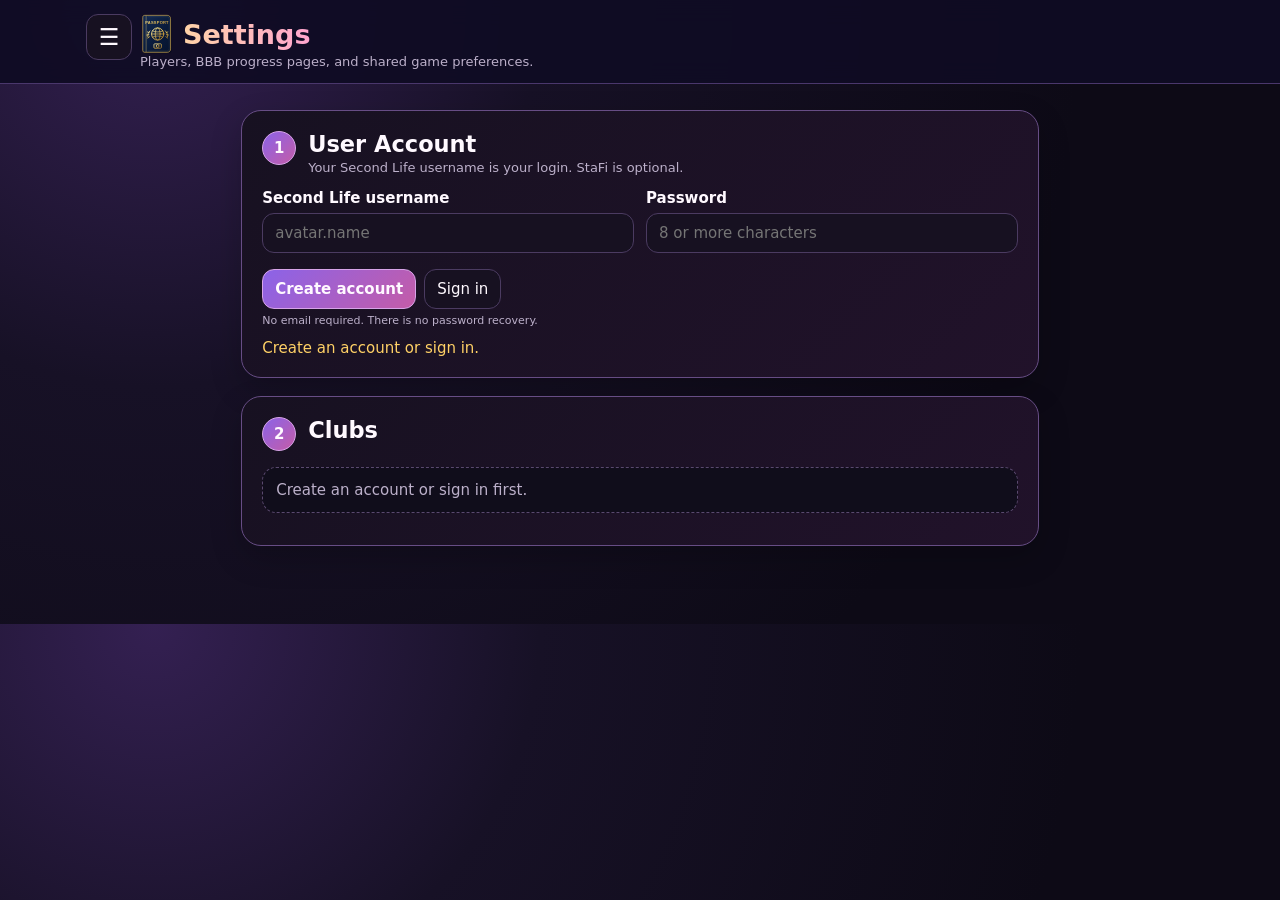
<file: index.html>
<!doctype html>
<html><head><meta charset="utf-8"><meta name="viewport" content="width=device-width,initial-scale=1">
<title>Bellisseria Passport Adventures</title>
<style>
:root{--bg:#090816;--panel:#151229;--panel2:#1d1737;--ink:#fff9ff;--muted:#bcb0ca;--blue:#69d8ff;--gold:#ffd166;--green:#63e6a5;--red:#ff6b81;--pink:#ff78c8;--purple:#9d7bff;--line:#332a4c}
*{box-sizing:border-box}body{margin:0;background:radial-gradient(circle at 12% 0%,#342052 0,#171126 30%,#0d0a16 72%);color:var(--ink);font:15px system-ui,-apple-system,Segoe UI,sans-serif}body:before{content:"";position:fixed;inset:0;pointer-events:none;background-image:radial-gradient(circle,#ffffff22 1px,transparent 1px);background-size:34px 34px;opacity:.2}
header{position:sticky;top:0;z-index:10;background:#100c24ee;backdrop-filter:blur(12px);border-bottom:1px solid #4a376c;padding:14px 4vw;box-shadow:0 8px 30px #0005}
.headrow{max-width:1000px;margin:auto;display:grid;grid-template-columns:minmax(0,1fr) 364px;grid-template-areas:"brand goal" "tools goal";column-gap:28px;row-gap:10px;align-items:start;position:relative}.brand{grid-area:brand;min-width:0}.headercontrols{grid-area:tools;min-width:0;align-self:end}.goalstack{grid-area:goal;width:364px;margin:0;display:grid;grid-template-columns:178px 178px;gap:8px;align-items:start}.goalstack>.passportgoal{grid-column:2;grid-row:1}.goalstack>#treasure-mini{grid-column:1;grid-row:1;min-width:0}.passportgoal{width:100%;text-align:center;background:linear-gradient(180deg,#241936,#171121);border:1px solid #6c548f;border-radius:18px;padding:9px 16px 10px;box-shadow:0 8px 24px #0003}.passportgoal strong{display:block;font-size:31px;line-height:1;color:#ffe08a;letter-spacing:-.03em}.passportgoal span{display:block;font-size:11px;color:var(--muted);margin-top:5px;text-transform:uppercase;letter-spacing:.08em}.passportgoal em{display:block;font-style:normal;font-size:11px;color:#d8cae8;margin-top:3px}.treasuremini{margin-top:0;border:1px solid #5b486f;border-radius:13px;background:#151020;overflow:hidden}.treasuremini>summary{list-style:none;cursor:pointer;padding:7px 9px;display:flex;align-items:center;justify-content:space-between;gap:8px;font-size:12px;font-weight:800;color:#ffe08a}.treasuremini>summary::-webkit-details-marker{display:none}.treasuremini>summary:after{content:"▾";color:#bcb0ca;font-size:10px}.treasuremini[open]>summary:after{content:"▴"}.treasurebody{padding:8px 10px 10px;border-top:1px solid #332a4c;text-align:left}.treasureamount{font-size:22px;font-weight:900;color:#ffe08a}.treasuremeta{font-size:11px;color:var(--muted);line-height:1.35;margin-top:3px}.treasurerecent{margin-top:7px}.treasurerecent summary{cursor:pointer;font-size:11px;color:#d8cae8}.collectrow{margin-top:9px}.collectbtn{width:100%;padding:7px 9px;border-radius:9px;background:linear-gradient(135deg,#6d4bd8,#a743bd);border-color:#cf9cff;font-size:11px;font-weight:900}.collectnote{font-size:10px;color:var(--muted);margin-top:4px;line-height:1.3}.brand h1{margin:0;font-size:31px;font-weight:800;letter-spacing:-.02em;background:linear-gradient(90deg,#ffe39a,#ff9bd7,#b99cff);-webkit-background-clip:text;color:transparent;display:flex;align-items:center;gap:11px}.brandmark{width:48px;height:59px;display:block;flex:0 0 auto;filter:drop-shadow(0 6px 10px #0007)}.brand .coinhunt{font-weight:900;letter-spacing:.06em;font-size:12px;color:#ffd166;margin-top:3px}.sub,.meta,.small{color:var(--muted)}.brand .sub{font-size:14px;margin-top:2px}.section h2{letter-spacing:-.01em}
.scorecard{display:flex;gap:10px;align-items:center;min-width:0}.score{background:#181124cc;border:1px solid #4d3a66;border-radius:999px;padding:9px 14px;text-align:center;box-shadow:0 5px 20px #0002}.score b{display:inline;font-size:18px;margin-right:5px}.coin{border-color:#8b6d2a;background:linear-gradient(180deg,#382a12,#1a1423)}.coin b{color:#ffd166;text-shadow:0 0 14px #ffd16677}.rewardbox{background:linear-gradient(135deg,#26183b,#171323 70%);border:1px solid #6c548f;border-radius:22px;padding:18px 20px;margin:18px 0;box-shadow:0 12px 34px #0003}.rewardbox h3{margin:0 0 7px;font-size:21px;color:#ffd166}.bankhead{display:flex;justify-content:space-between;gap:14px;align-items:center;flex-wrap:wrap}.bankgrid{display:block;margin-top:10px}.bankcard{background:#110d1dcc;border:1px solid #49395f;border-radius:18px;padding:16px}.bankcard strong{display:block;font-size:34px;color:#ffe08a;letter-spacing:-.02em}.bankcard span{font-size:12px;color:var(--muted)}.payoutdue{background:linear-gradient(135deg,#3a171f,#28142f);border:1px solid #ff7f98;border-radius:14px;padding:12px 14px;margin-top:12px;display:flex;justify-content:space-between;gap:12px;align-items:center;flex-wrap:wrap}.payoutdue strong{font-size:20px;color:#ffb2c1}.cashout{background:linear-gradient(135deg,#6d4bd8,#a743bd);border-color:#cf9cff;font-weight:800}.pendingcash{color:#f7c3e9}.recent{margin-top:10px;padding-top:10px;border-top:1px solid #47385f}.recentline{font-size:12px;color:var(--muted);padding:3px 0}.banktest{margin-top:12px;padding:13px 14px;border:1px solid #6a5689;border-radius:14px;background:#151025}.banktesthead{display:flex;justify-content:space-between;gap:10px;align-items:center;flex-wrap:wrap}.testbadge{display:inline-block;border:1px solid #7d66a6;border-radius:999px;padding:4px 8px;color:#d8c9ff;font-size:11px;font-weight:900}.testok{color:var(--green);font-weight:800}.bankpair{display:flex;gap:8px;flex-wrap:wrap;margin-top:10px}.bankpair input{min-width:190px;letter-spacing:.15em}.compactdetails{background:#100d21;border:1px solid #332a4c;border-radius:14px;margin:14px 0}.emptyactions{display:flex;gap:8px;flex-wrap:wrap;margin-top:12px}.adventurebrowser{margin:16px 0}.browserbar{display:flex;gap:10px;align-items:center;flex-wrap:wrap;margin-bottom:10px}.browserbar select{min-width:180px}.currentrun{border-color:#70568f;background:linear-gradient(135deg,#1b1228,#110e1c)}.currentrun>summary{font-size:18px}.currentlock{display:flex;align-items:center;gap:7px;font-size:12px;color:var(--muted);font-weight:700;margin-left:auto}.currentlock input{width:17px;height:17px;accent-color:var(--gold)}.currentlock.locked{color:#ffe08a}.currentlock input:disabled{opacity:.45}.compactdetails>summary{font-weight:800;font-size:16px}.compactdetails:not(.currentrun)>summary{position:relative;display:flex;align-items:center;justify-content:center;min-height:50px;padding:12px 48px;text-align:center;list-style:none;cursor:pointer;border-radius:13px;background:linear-gradient(180deg,#171327,#110e20)}.compactdetails:not(.currentrun)>summary::-webkit-details-marker{display:none}.compactdetails:not(.currentrun)>summary::after{content:'⌄';position:absolute;right:18px;top:50%;transform:translateY(-54%);color:var(--muted);font-size:20px;font-weight:700;transition:transform .16s ease,color .16s ease}.compactdetails:not(.currentrun)[open]>summary::after{transform:translateY(-46%) rotate(180deg);color:#ffe08a}.sectionbarlabel{display:inline-flex;align-items:center;justify-content:center;gap:8px;flex-wrap:wrap;line-height:1.2}.sectionbarlabel .small{color:var(--muted);font-weight:700}.compactdetails>.inside{padding:0 14px 14px}.backlogbox{display:none;border-color:#3d3450;background:#0f0d1a}.backlogbox>summary{min-height:42px!important;padding-top:9px!important;padding-bottom:9px!important;background:#12101d!important;color:#d8cde4}.backlogbox .sectionbarlabel{font-size:13px;font-weight:750}.backlogbox .light{opacity:.55}.backlogrow{background:#12101d!important;border-color:#30283d!important;opacity:.9}.backlogrow>summary{padding:9px 12px}.backlogrow .summary-main strong{font-size:13px}.backlogrow .summary-right{font-size:11px}.backlognote{font-size:11px;color:var(--muted);margin:0 0 8px 2px}.filterdetails{margin-top:8px}.filterdetails summary{color:var(--muted);font-size:13px;padding:5px 0}.filterdetails[open] summary{color:#fff}.tiny{font-size:11px;color:var(--muted)}.coinhero{display:flex;justify-content:space-between;gap:12px;flex-wrap:wrap;margin:12px 0}.coinpot{flex:1;min-width:220px;background:#120e24;border:1px solid #5f4e91;border-radius:14px;padding:12px 14px}.coinpot strong{font-size:25px;color:#ffd166}.coinpot .nextreward{margin-top:5px;color:#f8c6ef}.coinvalue{display:inline-block;background:#2b2212;border:1px solid #766028;color:#ffe49a;border-radius:999px;padding:3px 8px;font-weight:800;font-size:11px;margin-left:7px}.milestones{display:flex;gap:8px;flex-wrap:wrap}.milestone{border:1px solid #54486c;background:#120e24;border-radius:999px;padding:7px 10px;font-size:13px}.milestone.on{border-color:#ff8dd5;background:#30183a;box-shadow:0 0 12px #ff78c833}.sparkle{color:#ffd166}.score span{font-size:12px;color:var(--muted)}
.controls,.actions,.filters{display:flex;gap:8px;flex-wrap:wrap;align-items:center}.settingspage{display:none;max-width:900px;margin:18px auto;padding:0 4vw}.settingspage.open{display:block}.settingscard{background:linear-gradient(135deg,#171121,#21122a);border:1px solid #674d85;border-radius:20px;padding:18px;box-shadow:0 12px 32px #0003}.settingsgrid{display:grid;grid-template-columns:1fr 1fr;gap:14px}.settingsfield label{display:block;font-weight:800;margin-bottom:6px}.settingsfield input,.settingsfield select{width:100%}.settingsnote{margin-top:12px;color:var(--muted);font-size:12px}.alienmark{font-size:18px;filter:drop-shadow(0 0 8px #69d8ff66)}.viewtabs{display:flex;gap:6px;margin:0}.viewtab{border-radius:999px;padding:9px 15px;background:#171121;border:1px solid #4b3b61;color:var(--muted);font-weight:700}.viewtab.active{background:linear-gradient(135deg,#8b63e8,#c45ca8);color:white;border-color:#d7a4e8}.controls{margin-top:10px}.filters{margin-top:8px}
.clubcontext{font-size:11px;color:var(--muted);margin-top:5px}.clubcontext a{color:#d9c8ff;text-decoration:none}.viewtabs{flex-wrap:wrap}.stampbtn{padding:6px 8px;margin-top:4px;font-size:11px;border-radius:8px}
button,input,select{border:1px solid #4b3b61;border-radius:12px;background:#171121;color:var(--ink);padding:10px 12px}button{cursor:pointer;transition:.15s transform,.15s border-color}button:hover{transform:translateY(-1px);border-color:#9d7bff}.primary{background:linear-gradient(135deg,#8b63e8,#c45ca8);border-color:#d7a4e8;font-weight:800}
main{max-width:1180px;margin:auto;padding:20px 4vw 60px}.section{margin:18px 0}.section h2{font-size:18px;margin:0 0 10px}.light{display:inline-block;width:11px;height:11px;border-radius:50%;margin-right:8px;vertical-align:0}.yellow{background:var(--gold);box-shadow:0 0 10px #ffd16688}.green{background:var(--green);box-shadow:0 0 8px #5fd39b55}.red{background:var(--red);box-shadow:0 0 8px #ef6b7355}
.pinned{background:linear-gradient(135deg,#231a2e,#171221 58%,#211b12);border:1px solid #7c6650;border-radius:22px;overflow:hidden;margin-bottom:20px;box-shadow:0 12px 32px #0003}.pinned .advhead{padding:17px 18px}.runmap{margin:0 17px 17px}.runmap .slg-viewport{height:560px}.mystery{border-color:#775a8d;background:#251735;color:#efcfff}.revealed{border-color:#8b6d2a;background:#382a12;color:#ffe18a}.pinempty{padding:18px;color:var(--muted);background:var(--panel);border:1px dashed #34516a;border-radius:14px}
.advhead{display:flex;justify-content:space-between;gap:12px}.advhead h3{margin:0 0 5px;font-size:19px}.badge{font-size:12px;font-weight:800;background:#4a3d16;color:#ffe18a;padding:4px 8px;border-radius:999px;margin-left:7px}
.progress{height:7px;background:#172c3f;border-radius:999px;overflow:hidden;margin-top:8px;max-width:430px}.bar{height:100%;background:#50c89c}
.mission-setup{display:grid;grid-template-columns:1fr 1.5fr auto;gap:10px;align-items:center;background:#120e1d;border:1px solid #443454;border-radius:14px;padding:12px 13px;margin:0 17px 12px}.setupbox b{display:block;font-size:12px;text-transform:uppercase;letter-spacing:.05em;color:var(--muted);margin-bottom:3px}.beacon{color:var(--gold);font-weight:800}
details.trip{background:var(--panel);border:1px solid var(--line);border-radius:12px;margin-bottom:8px;overflow:hidden}details.trip[open]{border-color:#365873}summary{list-style:none;cursor:pointer;padding:11px 14px;display:flex;justify-content:space-between;gap:12px;align-items:center}summary::-webkit-details-marker{display:none}.summary-main{min-width:0;overflow:hidden;text-overflow:ellipsis;white-space:nowrap}.summary-main strong{font-size:15px}.summary-right{color:var(--muted);font-size:13px;white-space:nowrap}.tripbody{border-top:1px solid var(--line);padding:12px 14px 14px}.completed-row{opacity:.67}
.mission-table{width:100%;border-collapse:separate;border-spacing:0 6px}.mission-table th{text-align:left;color:var(--muted);font-size:11px;text-transform:uppercase;letter-spacing:.05em;padding:0 8px}.mission-table td{background:linear-gradient(90deg,#1b1632,#211941);padding:9px 8px;vertical-align:middle}.mission-table td:first-child{border-radius:9px 0 0 9px;width:44px;text-align:center;font-weight:800;color:var(--blue)}.mission-table td:last-child{border-radius:0 9px 9px 0}.mission-table .place{font-weight:700}.mission-table .where{color:var(--muted);font-size:12px;margin-top:2px}.mission-table .who{text-align:center;white-space:nowrap;width:75px}.mission-table .act{text-align:right;white-space:nowrap}.mission-table input[type=checkbox]{width:18px;height:18px;accent-color:var(--green)}.stopinfo{display:grid;grid-template-columns:82px minmax(0,1fr);gap:11px;align-items:center}.adventurethumb{width:82px;height:62px;border-radius:9px;object-fit:cover;background:#211831;border:1px solid #49385e}.adventurethumb.placeholder{display:grid;place-items:center;color:#78698c;font-size:18px}
.nextrow td{box-shadow:inset 0 0 0 1px #ffd16677}.nexttag{color:var(--gold);font-size:11px;font-weight:800;margin-left:6px}.mapselectable{cursor:pointer}.mapselectable:hover td{background:linear-gradient(90deg,#261d43,#30234e)}.mapselected td{box-shadow:inset 0 0 0 2px #ff78c8aa!important}.maptag{color:#ffc3e8;font-size:11px;font-weight:900;margin-left:6px}.mapbtn{margin-left:6px;background:#2a1c45;border-color:#76599a}.sl{text-decoration:none;background:#12668f;color:white;padding:7px 9px;border-radius:8px;font-weight:700;display:inline-block}
#toast{display:none;position:fixed;right:18px;bottom:18px;z-index:50;background:#10243a;border:1px solid var(--blue);border-radius:10px;padding:12px 15px;max-width:480px}
.sourcewarn{display:none;max-width:1180px;margin:14px auto 0;padding:11px 14px;border:1px solid #9b7427;border-radius:12px;background:#2b2110;color:#ffe5a2;font-size:13px;line-height:1.4}
.sourcewarn a{color:#fff1ba;font-weight:800}
@media(max-width:820px){.settingsgrid{grid-template-columns:1fr}.scorecard{min-width:0;margin-top:10px;display:flex;flex-wrap:wrap}.bankgrid{display:block}.score b{font-size:15px}.mission-setup{grid-template-columns:1fr}.summary-right{display:none}.mission-table thead{display:none}.mission-table,.mission-table tbody,.mission-table tr,.mission-table td{display:block;width:100%}.mission-table tr{margin-bottom:8px;background:var(--panel2);border-radius:10px;padding:7px}.mission-table td{background:transparent;padding:4px 6px}.mission-table td:first-child,.mission-table td:last-child{border-radius:0}.mission-table .who,.mission-table .act{text-align:left;width:auto}.mission-table .who::before{font-size:12px;color:var(--muted);margin-right:6px}.mission-table .mine::before{content:"My passport:"}.mission-table .theirs::before{content:"Partner:"}.stopinfo{grid-template-columns:82px minmax(0,1fr)}.adventurethumb{width:82px;height:62px}}

@media(max-width:1120px) and (min-width:761px){.headrow{grid-template-columns:46px minmax(0,1fr) 328px;grid-template-areas:"nav brand goal" "nav tools goal";column-gap:14px}.navwrap{grid-area:nav}.goalstack{width:328px;grid-template-columns:160px 160px}}
@media(max-width:820px){.headrow{grid-template-columns:46px minmax(0,1fr) 298px}.goalstack{width:298px;grid-template-columns:145px 145px}.passportgoal{padding:8px 11px}.passportgoal strong{font-size:27px}.treasuremini>summary{font-size:11px;padding:6px 8px}.brand h1{font-size:25px}.brandmark{width:43px;height:53px}}
@media(max-width:760px){.goalstack{width:100%;grid-template-columns:minmax(0,1fr) minmax(135px,1fr);margin:10px 0 0}.headercontrols{margin-top:12px}.brand h1{font-size:24px}.brandmark{width:42px;height:51px}}
@media(max-width:620px){.bankgrid{grid-template-columns:1fr}}
</style><link rel="stylesheet" href="shared-nav.css?v=1"><link rel="icon" type="image/svg+xml" href="favicon.svg">
</head>
<body>
<header>
<div class="headrow">
  <div class="navwrap" id="main-nav"><button class="navbtn" title="Menu" aria-label="Menu" onclick="document.getElementById('main-nav').classList.toggle('open')">☰</button><div class="navmenu"><a class="here" href="index.html">🎮 Adventures</a><a href="bbb.html">📍 BBB Passport Stops</a><a href="settings.html">⚙ Settings</a><a href="instructions.html">📖 Instructions</a><a href="feedback.html">💬 Comments & Bugs</a></div></div>
  <div class="brand"><h1><img class="brandmark" src="passport-icon.svg" alt="Navy and gold passport">Bellisseria Passport Adventures</h1><div class="sub">Pick an adventure, collect BBB stamps, and explore Second Life.</div></div>
  <div class="goalstack">
    <div class="passportgoal" aria-label="Passport stamp progress"><strong id="passport-progress"></strong><span>Passport stamps</span><em id="passport-remaining"></em></div>
    <div id="treasure-mini"></div>
  </div>
  <div class="headercontrols">
    <div class="viewtabs" id="player-tabs">
      <button id="tab-partner" class="viewtab" onclick="setView('partner')">🗡️ AA</button>
      <button id="tab-me" class="viewtab" onclick="setView('me')">👽 KK</button>
    </div>
    <div class="clubcontext" id="club-context"></div>
  </div>
</div>
</header>
<div id="toast"></div>
<div id="source-warning" class="sourcewarn"></div>

<main id="adventure-stack" style="visibility:hidden">
<details class="compactdetails currentrun" id="current-adventure" open>
  <summary><span>✨ Current Adventure</span><label class="currentlock" id="current-lock-label" onclick="event.stopPropagation()"><input id="current-lock" type="checkbox" onchange="setAdventureLocked(this.checked)" onclick="event.stopPropagation()"> <span id="current-lock-text">Adventure locked</span></label></summary>
  <div class="inside"><div id="pinned"></div><div id="stamp-refresh-bar" style="margin:8px 0"><button id="refresh-adventure-stamps" type="button" onclick="refreshAdventureStamps()" style="padding:6px 12px;font-size:12px">↻ Refresh Stamps</button></div></div>
</details>

<details class="compactdetails" id="potential-adventures">
  <summary><span class="sectionbarlabel"><span class="light green"></span><span>Potential Adventures</span><span class="small" id="pending-count"></span></span></summary>
  <div class="inside">
    <div class="browserbar">
      <select id="zone" aria-label="Filter adventures by area"><option value="">All areas</option></select>
    </div>
    <div id="pending"></div>
  </div>
</details>

<details class="compactdetails">
  <summary><span class="sectionbarlabel"><span class="light red"></span><span>Our Finished Adventures</span><span class="small" id="completed-count"></span></span></summary>
  <div class="inside"><div id="completed"></div></div>
</details>

<details class="compactdetails backlogbox" id="babygirl-backlog">
  <summary><span class="sectionbarlabel"><span class="light" style="background:#9a8cab"></span><span>Partner Catch-up</span><span class="small" id="backlog-count"></span></span></summary>
  <div class="inside">
    <div class="backlognote" id="backlog-note"></div>
    <div id="backlog"></div>
  </div>
</details>

</main>

<script src="club-session.js?v=9"></script><script src="data1.js"></script><script src="data2.js"></script><script src="data3.js"></script><script src="data4.js"></script><script src="data5.js"></script><script src="data6.js"></script><script src="data7.js"></script><script src="slmap.js?v=11"></script>
<script>
const SITE_URL='https://owtsgmi.github.io/bbb-passport-adventures/';
let clubBootstrapPending=true;
const ASSET_API='https://api.passport-adventures.com/functions/v1/bbb-stamp-assets';
const stampImages=new Map();
let liveCatalogStops=[],liveCatalogMapVersion=0;
function normStopName(s){return String(s||'').toLowerCase().replace(/\b(be|na|ca|st|sl|he|sa|ga|zi)\b/g,' ').replace(/[^a-z0-9]+/g,' ').trim()}
function proxyStampImage(u){
 try{
   const x=new URL(u);
   if(x.protocol==='https:'&&x.hostname.toLowerCase()==='picture-service.secondlife.com')return u;
 }catch(e){}
 return ASSET_API+'?mode=image&src='+encodeURIComponent(u)
}
function sameStopLocation(s,it){return String(s.region||'').toLowerCase()===String(it.region||'').toLowerCase()&&Number(s.x)===Number(it.x)&&Number(s.y)===Number(it.y)&&Number(s.z)===Number(it.z)}
function stampThumbHtml(s){
 const u=stampImages.get(Number(s.id));
 if(!u)return '<div class="adventurethumb placeholder">📍</div>';
 return '<div><img class="adventurethumb" loading="lazy" src="'+esc(proxyStampImage(u))+'" alt="" onerror="this.style.display=\'none\';this.nextElementSibling.style.display=\'grid\'"><div class="adventurethumb placeholder" style="display:none">📍</div></div>';
}
async function loadAdventureStopImages(){
 try{
   const r=await fetch(ASSET_API,{cache:'no-store'});
   if(!r.ok)throw new Error('HTTP '+r.status);
   const data=await r.json();
   if(!data?.ok||!Array.isArray(data.items))throw new Error('bad BBB response');
   const warning=document.getElementById('source-warning');
   if(data.parser_warning&&warning){
     warning.innerHTML='⚠ <b>We could not safely read the latest BBB stop list.</b> You are seeing the last verified catalog, so you can keep playing normally. If this stays on, please <a href="feedback.html">file a bug report</a> so we can fix the BBB update.';
     warning.style.display='block';
   }else if(warning){
     warning.style.display='none';
     warning.textContent='';
   }
   liveCatalogStops=data.items.map(it=>({name:it.name||it.region||'BBB stop',region:it.region||'',x:Number(it.x),y:Number(it.y),z:Number(it.z)})).filter(it=>it.region&&[it.x,it.y,it.z].every(Number.isFinite));liveCatalogMapVersion++;
   const allStops=adventures.flatMap(a=>a.allStamps||a.stamps);
   data.items.forEach(it=>{
     if(!it?.img)return;
     let match=allStops.find(s=>sameStopLocation(s,it));
     if(!match){
       const nk=normStopName(it.name);
       if(nk)match=allStops.find(s=>normStopName(s.name)===nk);
     }
     if(match)stampImages.set(Number(match.id),it.img);
   });
   try{localStorage.setItem('bbb-adventure-image-cache',JSON.stringify({saved_at:Date.now(),items:data.items}))}catch(e){}
   render();
 }catch(e){
   const warning=document.getElementById('source-warning');
   if(warning){warning.style.display='none';warning.textContent=''}
   try{
     const cached=JSON.parse(localStorage.getItem('bbb-adventure-image-cache')||'null');
     if(cached?.items){
       liveCatalogStops=cached.items.map(it=>({name:it.name||it.region||'BBB stop',region:it.region||'',x:Number(it.x),y:Number(it.y),z:Number(it.z)})).filter(it=>it.region&&[it.x,it.y,it.z].every(Number.isFinite));liveCatalogMapVersion++;
       const allStops=adventures.flatMap(a=>a.allStamps||a.stamps);
       cached.items.forEach(it=>{
         if(!it?.img)return;
         let match=allStops.find(s=>sameStopLocation(s,it));
         if(!match){
           const nk=normStopName(it.name);
           if(nk)match=allStops.find(s=>normStopName(s.name)===nk);
         }
         if(match)stampImages.set(Number(match.id),it.img);
       });
       render();
     }
   }catch(_){}
 }
}
function stopRetiredNow(st){
 if(!st||!st.retire)return false;
 const t=Date.parse(String(st.retire)+' 23:59:59');
 return Number.isFinite(t)&&Date.now()>t;
}
const adventures=(window.RAW||[]).map(a=>{
 const allStamps=a[5].map(s=>({id:s[0],name:s[1],url:s[2],region:s[3],x:s[4],y:s[5],z:s[6],retire:s[7]}));
 return {id:a[0],title:a[1],zone:a[2],mode:a[3],minutes:a[4],allStamps,stamps:allStamps.filter(st=>!stopRetiredNow(st))};
});
function adventureAvailable(a){return !!(a&&Array.isArray(a.stamps)&&a.stamps.length)}
const allStampIds=[...new Set(adventures.flatMap(a=>(a.allStamps||a.stamps).map(s=>s.id)))];
const TOTAL_PASSPORT_STAMPS=allStampIds.length+1; // 381 campaign stamps + 1 already collected before the campaign list
const PRE_CAMPAIGN_BASELINE={partner:1,me:0};
function knownPreCampaignStamps(view){return Number(PRE_CAMPAIGN_BASELINE[view]||0)}
let started=new Set(JSON.parse(localStorage.getItem('bbb-started')||'[]').map(Number));
let lastAdventure=Number(localStorage.getItem('bbb-last-adventure')||0);
let adventureLocked=localStorage.getItem('bbb-adventure-locked')!=='false';
let adventureTreasureEnabled=false;
let meDone=new Set(JSON.parse(localStorage.getItem('bbb-done-me')||'[]').map(Number));
let partnerDone=new Set(JSON.parse(localStorage.getItem('bbb-done-partner')||'[]').map(Number));
let meSpent=Number(localStorage.getItem('bbb-me-spent')||0);
let partnerSpent=Number(localStorage.getItem('bbb-partner-spent')||0);
let rewardLog=JSON.parse(localStorage.getItem('bbb-reward-log')||'[]');
let unicornRedeemed=Number(localStorage.getItem('bbb-unicorn-redeemed')||0);
let payoutLog=JSON.parse(localStorage.getItem('bbb-payout-log')||'[]');
let adventureRewards=JSON.parse(localStorage.getItem('bbb-adventure-rewards')||'{}');
let tabPartnerName=localStorage.getItem('bbb-tab-partner-name')||'AA';
let tabMeName=localStorage.getItem('bbb-tab-me-name')||'KK';
let partnerStaFiUrl=localStorage.getItem('bbb-partner-stafi-url')||'';
let meStaFiUrl=localStorage.getItem('bbb-me-stafi-url')||'';
let defaultView=localStorage.getItem('bbb-default-view')||'partner';
let familyKey=localStorage.getItem('bbb-family-key')||sessionStorage.getItem('bbb-family-key')||'';
let privateSettingsUpdated='';
let currentView=localStorage.getItem('bbb-view')||defaultView;
const $=s=>document.querySelector(s);
const esc=s=>String(s).replace(/[&<>"]/g,c=>({'&':'&amp;','<':'&lt;','>':'&gt;','"':'&quot;'}[c]));
function toggleSettings(){location.href='settings.html'}
function loadSettingsForm(){
 $('#set-partner-name').value=tabPartnerName;
 $('#set-me-name').value=tabMeName;
 $('#set-partner-url').value=partnerStaFiUrl;
 $('#set-me-url').value=meStaFiUrl;
 $('#set-default-view').value=defaultView;
 $('#set-family-key').value=familyKey;
 $('#set-remember-key').checked=!!localStorage.getItem('bbb-family-key');
}
function makeFamilyKey(){
 const a=crypto.getRandomValues(new Uint8Array(24));
 return bytesToB64(a).replace(/=+$/,'');
}
function copyFamilyKey(){
 const k=$('#set-family-key')?.value||familyKey;
 if(!k)return toast('Save settings first to create a Secret Club Code.');
 copy(k,'Secret Club Code copied');
}
async function saveSettings(){
 tabPartnerName=$('#set-partner-name').value.trim()||'AA';
 tabMeName=$('#set-me-name').value.trim()||'KK';
 partnerStaFiUrl=$('#set-partner-url').value.trim();
 meStaFiUrl=$('#set-me-url').value.trim();
 defaultView=$('#set-default-view').value||'partner';
 familyKey=$('#set-family-key').value.trim()||familyKey||makeFamilyKey();
 $('#set-family-key').value=familyKey;

 // Always persist the visible settings locally first.
 localStorage.setItem('bbb-tab-partner-name',tabPartnerName);
 localStorage.setItem('bbb-tab-me-name',tabMeName);
 localStorage.setItem('bbb-partner-stafi-url',partnerStaFiUrl);
 localStorage.setItem('bbb-me-stafi-url',meStaFiUrl);
 localStorage.setItem('bbb-default-view',defaultView);

 if($('#set-remember-key').checked){
   localStorage.setItem('bbb-family-key',familyKey);
   sessionStorage.removeItem('bbb-family-key');
 }else{
   localStorage.removeItem('bbb-family-key');
   sessionStorage.setItem('bbb-family-key',familyKey);
 }

 render();
 try{
   await writePrivateSettings();
   await writeSharedDisplaySettings();
   toast('Settings synced across devices 👽');
 }catch(e){
   toast('Settings saved on this device; cloud sync will retry later');
 }
}
function bytesToB64(bytes){let bin='';bytes.forEach(b=>bin+=String.fromCharCode(b));return btoa(bin)}
function b64ToBytes(s){const bin=atob(s);return Uint8Array.from(bin,c=>c.charCodeAt(0))}
async function derivePrivateKey(secret,salt){
 const base=await crypto.subtle.importKey('raw',new TextEncoder().encode(secret),'PBKDF2',false,['deriveKey']);
 return crypto.subtle.deriveKey({name:'PBKDF2',salt,iterations:250000,hash:'SHA-256'},base,{name:'AES-GCM',length:256},false,['encrypt','decrypt']);
}
async function encryptPrivatePayload(payload,secret){
 const salt=crypto.getRandomValues(new Uint8Array(16)),iv=crypto.getRandomValues(new Uint8Array(12));
 const key=await derivePrivateKey(secret,salt);
 const plain=new TextEncoder().encode(JSON.stringify(payload));
 const enc=new Uint8Array(await crypto.subtle.encrypt({name:'AES-GCM',iv},key,plain));
 return {ciphertext:bytesToB64(enc),salt:bytesToB64(salt),iv:bytesToB64(iv)};
}
async function decryptPrivatePayload(row,secret){
 const salt=b64ToBytes(row.salt),iv=b64ToBytes(row.iv),data=b64ToBytes(row.ciphertext);
 const key=await derivePrivateKey(secret,salt);
 const plain=await crypto.subtle.decrypt({name:'AES-GCM',iv},key,data);
 return JSON.parse(new TextDecoder().decode(plain));
}
async function writePrivateSettings(){
 const payload={partnerStaFiUrl,meStaFiUrl};
 const enc=await encryptPrivatePayload(payload,familyKey);
 const r=await fetch(SUPA_URL+'/rest/v1/bbb_private_settings?id=eq.1',{method:'PATCH',headers:{apikey:SUPA_KEY,'Content-Type':'application/json','Prefer':'return=representation'},body:JSON.stringify({...enc,version:1,updated_at:new Date().toISOString()})});
 if(!r.ok)throw new Error('Private settings write '+r.status);
 const rows=await r.json();privateSettingsUpdated=rows[0]?.updated_at||'';
}
async function readPrivateSettings(){
 const r=await fetch(SUPA_URL+'/rest/v1/bbb_private_settings?id=eq.1&select=*',{headers:{apikey:SUPA_KEY}});
 if(!r.ok)throw new Error('Private settings read '+r.status);
 const rows=await r.json();return rows[0];
}
function applyPrivateSettings(p){
 partnerStaFiUrl=p.partnerStaFiUrl||'';
 meStaFiUrl=p.meStaFiUrl||'';
 localStorage.setItem('bbb-partner-stafi-url',partnerStaFiUrl);
 localStorage.setItem('bbb-me-stafi-url',meStaFiUrl);
}
async function unlockPrivateSettings(){
 familyKey=$('#set-family-key')?.value||familyKey;
 if(familyKey.length<8){toast('Enter your Secret Club Code first.');return}
 try{const row=await readPrivateSettings();if(!row?.ciphertext){toast('No encrypted cloud settings saved yet.');return}const p=await decryptPrivatePayload(row,familyKey);applyPrivateSettings(p);privateSettingsUpdated=row.updated_at||'';if($('#set-remember-key')?.checked)localStorage.setItem('bbb-family-key',familyKey);else sessionStorage.setItem('bbb-family-key',familyKey);loadSettingsForm();render();toast('Private settings unlocked 🔓')}catch(e){toast('Could not unlock — check the Secret Club Code')}
}
async function autoLoadPrivateSettings(){
 if(!familyKey)return;
 try{
   const row=await readPrivateSettings();
   if(row?.ciphertext){
     const p=await decryptPrivatePayload(row,familyKey);
     applyPrivateSettings(p);
     privateSettingsUpdated=row.updated_at||'';
     render();
     if(typeof writeSharedDisplaySettings==='function')writeSharedDisplaySettings().catch(()=>{});
   }
 }catch(e){}
}
async function pollPrivateSettings(){
 if(!familyKey)return;
 try{
   const row=await readPrivateSettings();
   if(!row?.ciphertext||!row.updated_at||row.updated_at===privateSettingsUpdated)return;
   const p=await decryptPrivatePayload(row,familyKey);
   applyPrivateSettings(p);
   privateSettingsUpdated=row.updated_at;
   if(document.getElementById('settings-page')?.classList.contains('open'))loadSettingsForm();
   render();
 }catch(e){}
}
function currentStaFiUrl(){return currentView==='partner'?partnerStaFiUrl:meStaFiUrl}
function testCurrentStaFi(){
 const u=currentStaFiUrl();
 if(!u)return toast('Add the StaFi progress-page link for this tab first.');
 window.open(u,'_blank','noopener');
}
function setView(v){currentView=v;localStorage.setItem('bbb-view',v);render()}
function saveAll(){localStorage.setItem('bbb-done-me',JSON.stringify([...meDone]));localStorage.setItem('bbb-done-partner',JSON.stringify([...partnerDone]));localStorage.setItem('bbb-started',JSON.stringify([...started]));localStorage.setItem('bbb-me-spent',meSpent);localStorage.setItem('bbb-partner-spent',partnerSpent);localStorage.setItem('bbb-reward-log',JSON.stringify(rewardLog));
  localStorage.setItem('bbb-unicorn-redeemed',unicornRedeemed);
  localStorage.setItem('bbb-payout-log',JSON.stringify(payoutLog));
  localStorage.setItem('bbb-adventure-rewards',JSON.stringify(adventureRewards));
  localStorage.setItem('bbb-adventure-locked',adventureLocked?'true':'false');render()}
function toast(m){const n=$('#toast');n.textContent=m;n.style.display='block';setTimeout(()=>n.style.display='none',2400)}
function copy(t,msg='Copied — paste into Firestorm'){navigator.clipboard.writeText(t).then(()=>toast(msg)).catch(()=>prompt('Copy this into Firestorm:',t))}
function startedAdventure(a){return started.has(a.id)||a.stamps.some(s=>meDone.has(s.id)||partnerDone.has(s.id))}
function personComplete(a,set){return a.stamps.every(s=>set.has(s.id))}
function togetherComplete(a){return personComplete(a,meDone)||personComplete(a,partnerDone)}
function randomLindenReward(){const a=new Uint32Array(1);crypto.getRandomValues(a);return 20+(a[0]%81)}
function ensureAdventureRewards(){
 let changed=false;
 adventures.forEach(a=>{
   if(togetherComplete(a)&&!adventureRewards[a.id]){
     adventureRewards[a.id]={linden:randomLindenReward(),at:new Date().toISOString()};
     changed=true;
   }
 });
 if(changed)localStorage.setItem('bbb-adventure-rewards',JSON.stringify(adventureRewards));
 return changed;
}
function rewardFor(a){const r=adventureRewards[a.id];return r?Number(r.linden||0):0}
function syncCompletedRewardsToPayouts(){
 let changed=ensureAdventureRewards();
 const used=new Set(payoutLog.map(r=>Number(r.adventure_id||0)).filter(Boolean));
 const completed=adventures.filter(a=>togetherComplete(a)&&adventureRewards[a.id]&&!used.has(a.id))
   .sort((a,b)=>String(adventureRewards[a.id]?.at||'').localeCompare(String(adventureRewards[b.id]?.at||''))||a.id-b.id);
 const legacyRedemptions=Math.max(0,Math.floor(Number(unicornRedeemed||0)/500)-used.size);
 completed.slice(legacyRedemptions).forEach(a=>{
   payoutLog.push({linden:rewardFor(a),adventure_id:a.id,title:a.title,paid:false,auto:true,at:adventureRewards[a.id].at||new Date().toISOString()});
   changed=true;
 });
 if(changed){
   payoutLog.sort((a,b)=>new Date(b.at||0)-new Date(a.at||0));
   payoutLog=payoutLog.slice(0,60);
   localStorage.setItem('bbb-payout-log',JSON.stringify(payoutLog));
 }
 return changed;
}
function progressFor(a,set){return a.stamps.filter(s=>set.has(s.id)).length}
function sharedNextIndex(a){const set=currentView==='partner'?partnerDone:meDone;let i=a.stamps.findIndex(s=>!set.has(s.id));return i<0?0:i}
function activeAdventure(){
 let a=adventures.find(x=>x.id===lastAdventure&&!togetherComplete(x));
 if(!a)a=adventures.find(x=>startedAdventure(x)&&!togetherComplete(x));
 return a||null;
}
function setAdventureLocked(v){
 adventureLocked=!!v;
 localStorage.setItem('bbb-adventure-locked',adventureLocked?'true':'false');
 saveAll();
 toast(adventureLocked?'🔒 Current adventure locked':'🔓 Current adventure unlocked');
}
function startAdventure(id){
 const target=adventures.find(a=>a.id===Number(id));if(!target)return false;
 const current=activeAdventure();
 if(current&&current.id!==target.id){
   if(adventureLocked){
     toast('🔒 Current adventure is locked. Unlock it before switching.');
     return false;
   }
   if(!confirm('Switch from "'+current.title+'" to "'+target.title+'"?\n\nYour existing stamp progress will be kept.'))return false;
 }
 started.add(target.id);lastAdventure=target.id;adventureLocked=true;
 localStorage.setItem('bbb-last-adventure',target.id);
 localStorage.setItem('bbb-adventure-locked','true');
 saveAll();
 const currentDetails=document.getElementById('current-adventure');if(currentDetails)currentDetails.open=true;
 setTimeout(jumpPinned,40);return true;
}
function toggleFor(person,id,advId){const set=person==='me'?meDone:partnerDone;set.has(id)?set.delete(id):set.add(id);started.add(advId);lastAdventure=advId;localStorage.setItem('bbb-last-adventure',advId);syncCompletedRewardsToPayouts();saveAll()}
function surpriseUs(){
 const current=activeAdventure();
 if(current&&adventureLocked)return toast('🔒 Current adventure is locked. Unlock it before picking another.');
 const pool=adventures.filter(a=>adventureAvailable(a)&&!startedAdventure(a)&&!togetherComplete(a));if(!pool.length)return toast('No untouched adventures left.');
 const a=pool[Math.floor(Math.random()*pool.length)];
 if(startAdventure(a.id))toast('Pinned: '+a.title);
}
function jumpPinned(){document.getElementById('pinned')?.scrollIntoView({behavior:'smooth',block:'start'})}
function fsUrl(s){return 'secondlife://'+encodeURIComponent(s.region).replace(/%20/g,'%20')+'/'+s.x+'/'+s.y+'/'+s.z}
function meetHere(a,i){const s=a.stamps[i];copy(`Meet me at ${s.name} — Stop ${i+1} of ${a.stamps.length} on ${a.title}. Paste/click in Firestorm: ${fsUrl(s)}`,'Meetup copied for Firestorm')}
function shareTrip(a){const i=sharedNextIndex(a),s=a.stamps[i];copy(`Let's do ${a.title}. About ${a.minutes} minutes, best by ${a.mode}. Set your beacon to ${s.name} in ${s.region} (${s.x}, ${s.y}, ${s.z}). ${SITE_URL}#trip-${a.id}`)}
function copyBeacon(a){const i=sharedNextIndex(a),s=a.stamps[i];copy(fsUrl(s),'Firestorm SLURL copied — paste into chat or the location bar')}
function missionSetup(a){
 const i=sharedNextIndex(a),s=a.stamps[i];
 return `<div class="mission-setup"><div class="setupbox"><b>Travel</b>${esc(a.mode)}</div><div class="setupbox"><b>Next stop</b><span class="beacon">${esc(s.name)}</span><div class="small">${esc(s.region)} · ${s.x}, ${s.y}, ${s.z}</div></div><div class="actions"><button class="primary" onclick='copyBeacon(adventures.find(x=>x.id===${a.id}))'>🔥 Copy destination</button></div></div>`;
}
function missionRows(a,mapInteractive=false){
 const next=sharedNextIndex(a), viewingHer=currentView==='partner';
 let h=`<table class="mission-table"><thead><tr><th>#</th><th>Passport stop</th><th>${viewingHer?'Her status':'My status'}</th><th></th></tr></thead><tbody>`;
 a.stamps.forEach((s,i)=>{
   const mine=meDone.has(s.id),hers=partnerDone.has(s.id),personDone=viewingHer?hers:mine,otherDone=viewingHer?mine:hers;
   const nr=i===next&&!togetherComplete(a);
   let status=personDone?'✅ Got it':'○ Needed', note='';
   if(personDone&&!otherDone)note=' · complete on this passport';
   else if(!personDone&&otherDone)note=' · another player has it';
   const cls=(nr?'nextrow ':'')+(mapInteractive?'mapselectable':'');
   const rowClick=mapInteractive?` onclick="selectAdventureStop(${a.id},${i})"`:'';
   const mapButton='';
   h+=`<tr class="${cls}" data-map-row="${mapInteractive?i:''}" id="trip-${a.id}-stop-${i+1}"${rowClick}><td>${i+1}</td><td><div class="stopinfo">${stampThumbHtml(s)}<div><div class="place">${esc(s.name)}${nr?'<span class="nexttag">NEXT</span>':''}</div><div class="where">${esc(s.region)} · ${s.x}, ${s.y}, ${s.z}</div></div></div></td><td class="who">${status}<span class="small">${note}</span></td><td class="act"><button class="sl" onclick='event.stopPropagation();copy(fsUrl(adventures.find(x=>x.id===${a.id}).stamps[${i}]),"SLURL copied — paste into Firestorm chat or location bar")'>🔥 Copy SLURL</button>${mapButton}</td></tr>`;
 });
 return h+'</tbody></table>';
}
let currentAdventureMap=null,currentAdventureMapId=0,selectedAdventureStop=-1;
function adventureMapSignature(a){
 const stamps=(typeof adventureStamps==='function'?adventureStamps(a):a.stamps)||[];
 return String(a.id)+':'+stamps.map(s=>String(s.id)).join(',')+':catalog'+liveCatalogMapVersion;
}
function nearbyOptionalMapStops(stamps){
 if(!Array.isArray(liveCatalogStops)||!liveCatalogStops.length||!Array.isArray(stamps)||!stamps.length)return [];
 const required=new Set(stamps.map(s=>String(s.region||'').toLowerCase()+'|'+Number(s.x)+'|'+Number(s.y)+'|'+Number(s.z)));
 const regions=new Set(stamps.map(s=>String(s.region||'').toLowerCase()));
 const seen=new Set(),out=[];
 for(const it of liveCatalogStops){
   const region=String(it.region||'').toLowerCase();
   if(!regions.has(region))continue;
   const key=region+'|'+Number(it.x)+'|'+Number(it.y)+'|'+Number(it.z);
   if(required.has(key)||seen.has(key))continue;
   seen.add(key);
   out.push({name:it.name,region:it.region,x:Number(it.x),y:Number(it.y),z:Number(it.z),optional:true,label:'•'});
   if(out.length>=12)break;
 }
 return out;
}
async function renderRunMap(a){
 const host=document.getElementById('run-map');if(!host||!window.SLGridMap)return;
 currentAdventureMapId=a.id;
 selectedAdventureStop=-1;
 currentAdventureMap=new SLGridMap(host,{title:'🗺 Current adventure · '+a.stamps.length+' stop'+(a.stamps.length===1?'':'s')});
 const required=a.stamps.map((s,i)=>({name:s.name,region:s.region,x:Number(s.x),y:Number(s.y),z:Number(s.z),label:String(i+1)}));
 await currentAdventureMap.setLocations(required.concat(nearbyOptionalMapStops(a.stamps)),{fit:true});
}
async function selectAdventureStop(advId,index){
 const a=adventures.find(x=>x.id===Number(advId));if(!a||!a.stamps[index])return;
 if(!currentAdventureMap||currentAdventureMapId!==a.id)await renderRunMap(a);
 selectedAdventureStop=index;
 document.querySelectorAll('#pinned-card [data-map-row]').forEach(r=>{
   const selected=Number(r.dataset.mapRow)===index;
   r.classList.toggle('mapselected',selected);
   const p=r.querySelector('.place');
   if(p){
     const old=p.querySelector('.maptag');if(old)old.remove();
     if(selected)p.insertAdjacentHTML('beforeend','<span class="maptag">FOCUS</span>');
   }
 });
 const s=a.stamps[index];
 await currentAdventureMap.focusLocation({name:s.name,region:s.region,x:Number(s.x),y:Number(s.y),z:Number(s.z),label:String(index+1)},{level:1});
}
function pinnedHtml(a){
 const mine=progressFor(a,meDone),hers=progressFor(a,partnerDone),best=Math.max(mine,hers);
 const shown=currentView==='partner'?hers:mine;
 const treasureBadge=adventureTreasureEnabled?' <span class="badge mystery">🎁 Mystery L$</span>':'';
 const treasureNote=adventureTreasureEnabled?' · prize reveals when the required stops are complete':'';
 return `<div class="pinned" id="pinned-card"><div class="advhead"><div><h3>${esc(a.title)}${treasureBadge}</h3><div class="meta">${esc(a.zone)} · about ${a.minutes} min · ${a.stamps.length} stop${a.stamps.length===1?'':'s'}</div><div class="progress"><div class="bar" style="width:${Math.round((shown/a.stamps.length)*100)}%"></div></div><div class="small">${currentView==='partner'?tabPartnerName:tabMeName} passport: ${shown}/${a.stamps.length} · Best passport: ${best}/${a.stamps.length}${treasureNote}</div></div></div><div style="padding:0 17px 17px">${missionRows(a,true)}</div><div class="runmap"><div id="run-map"></div></div></div>`;
}
function collapsedTrip(a,completed=false){
 const r=completed?rewardFor(a):0;
 const rewardText=adventureTreasureEnabled?(completed&&r?`🎁 ${r} L$`:'🎁 mystery'):'';
 return `<details class="trip ${completed?'completed-row':''}"><summary><div class="summary-main"><span class="light ${completed?'red':'green'}"></span><strong>${esc(a.title)}</strong> <span class="small">· ${a.stamps.length} stop${a.stamps.length===1?'':'s'} · ~${a.minutes} min</span></div><div class="summary-right">${rewardText}</div></summary><div class="tripbody">${missionRows(a)}<div class="actions" style="margin-top:10px">${completed?'':`<button class="primary" onclick="startAdventure(${a.id})">Make this our adventure</button>`}</div></div></details>`;
}
function rewardOwnerName(){return tabMeName}
function completedFor(set){return adventures.filter(a=>personComplete(a,set)).length}
function jointCompletedCount(){return adventures.filter(togetherComplete).length}
function partnerAheadCount(){return adventures.filter(a=>personComplete(a,partnerDone)&&!personComplete(a,meDone)).length}
function rewardRemaining(r){
 const total=Math.max(0,Number(r?.linden||0));
 if(r?.paid)return 0;
 return Math.max(0,total-Math.max(0,Number(r?.paid_linden||0)));
}
function unpaidLinden(){return payoutLog.reduce((n,r)=>n+rewardRemaining(r),0)}
function rewardHtml(){
 if(!adventureTreasureEnabled)return '';
 syncCompletedRewardsToPayouts();
 const pending=partnerAheadCount(),due=unpaidLinden();
 const lifetime=payoutLog.reduce((n,r)=>n+Math.max(0,Number(r?.linden||0)),0);
 const toMilestone=due>=1000?0:1000-due;
 const activeRewards=payoutLog.filter(r=>rewardRemaining(r)>0).slice(0,6);
 const rewardLines=activeRewards.map(r=>'<div class="recentline">🎁 '+Number(r.linden||0)+' L$'+(r.title?' · '+esc(r.title):'')+'</div>').join('')||'<div class="recentline">No prizes yet.</div>';
 const benefactor=currentView==='me';
 const label=benefactor?'Your Treasure':esc(tabMeName)+'\'s Treasure';
 const milestone=due>=1000?'🎉 1,000 L$ milestone reached!':toMilestone+' L$ to next 1,000';
 const waiting=pending&&benefactor?'<div class="treasuremeta">✨ '+pending+' adventure'+(pending===1?' is':'s are')+' waiting for you.</div>':'';
 const collect=benefactor&&due>=1000?'<div class="collectrow"><button class="collectbtn" onclick="event.stopPropagation();requestCollectRewards(this)">🎉 Get Your 1,000 L$ Bonus</button><div class="collectnote">Good job — you earned it!</div></div>':'';
 return '<details class="treasuremini"><summary><span>🎁 '+label+'</span><b>'+due+' L$</b></summary><div class="treasurebody"><div class="treasureamount">'+due+' L$</div><div class="treasuremeta">'+milestone+'</div><div class="treasuremeta">Lifetime prizes: <b>'+lifetime+' L$</b></div>'+waiting+collect+'<details class="treasurerecent"><summary>Recent prizes</summary>'+rewardLines+'</details></div></details>';
}
function refreshRewardPanel(){const e=document.getElementById('treasure-mini');if(e)e.innerHTML=adventureTreasureEnabled?rewardHtml():''}
async function requestCollectRewards(btn){
 if(currentView!=='me')return;
 if(unpaidLinden()<1000){toast('Keep adventuring — Collect Rewards unlocks at 1,000 L$.');return}
 const old=btn?.textContent||'💰 Collect Rewards';
 if(btn){btn.disabled=true;btn.textContent='Sending…'}
 try{
   const out=await pushCall('request_collect');
   if(out.already_requested){
     toast('Your 1,000 L$ bonus is already on the way — '+tabPartnerName+' has been notified.');
   }else if(out.browser_notifications_sent>0||out.im_queued){
     toast('🎉 Nice! '+tabPartnerName+' has been notified about your 1,000 L$ bonus.');
   }else{
     toast('Your 1,000 L$ bonus is ready. The payer notification system is not connected yet.');
   }
 }catch(e){
   const m=String(e?.message||e);
   if(m==='threshold_not_met')toast('Keep adventuring — you need 1,000 L$ to collect.');
   else toast('Could not send collection request.');
 }finally{
   if(btn){btn.disabled=false;btn.textContent=old}
 }
}

function render(){
 syncCompletedRewardsToPayouts();
 const z=$('#zone').value;
 const matches=a=>(!z||a.zone===z);
 let pinned=adventures.find(a=>a.id===lastAdventure&&!togetherComplete(a));
 if(!pinned) pinned=adventures.find(a=>startedAdventure(a)&&!togetherComplete(a));
 if(pinned&&lastAdventure!==pinned.id){lastAdventure=pinned.id;localStorage.setItem('bbb-last-adventure',pinned.id)}
 const pinnedHost=$('#pinned');
 const nextMapSig=pinned?adventureMapSignature(pinned):'';
 const oldMapWrap=pinnedHost.querySelector('#pinned-card .runmap');
 const keepMap=!!(oldMapWrap&&oldMapWrap.dataset.mapSignature===nextMapSig);
 if(keepMap)oldMapWrap.remove();
 pinnedHost.innerHTML=pinned?pinnedHtml(pinned):'<div class="pinempty"><b>No adventure selected yet.</b><div class="small" style="margin-top:4px">Browse the adventure list or let us choose one for you.</div><div class="emptyactions"><button class="primary" onclick="surpriseUs()">✨ Pick Random Adventure</button></div></div>';
 if(pinned){
   if(keepMap){
     const freshWrap=pinnedHost.querySelector('#pinned-card .runmap');
     if(freshWrap)freshWrap.replaceWith(oldMapWrap);
   }else{
     const freshWrap=pinnedHost.querySelector('#pinned-card .runmap');
     if(freshWrap)freshWrap.dataset.mapSignature=nextMapSig;
     setTimeout(async()=>{await renderRunMap(pinned)},0);
   }
 }
 const currentDetails=document.getElementById('current-adventure');
 if(currentDetails&&pinned&&currentDetails.dataset.autopened!=='1'){currentDetails.open=true;currentDetails.dataset.autopened='1'}
 if(currentDetails&&!pinned)delete currentDetails.dataset.autopened;
 const lockBox=document.getElementById('current-lock'),lockLabel=document.getElementById('current-lock-label'),lockText=document.getElementById('current-lock-text');
 if(lockBox){lockBox.checked=!!(pinned&&adventureLocked);lockBox.disabled=!pinned}
 if(lockLabel){lockLabel.style.display=pinned?'flex':'none';lockLabel.classList.toggle('locked',!!(pinned&&adventureLocked))}
 if(lockText)lockText.textContent=adventureLocked?'Adventure locked':'Adventure unlocked';
 const pending=adventures.filter(a=>adventureAvailable(a)&&!togetherComplete(a)&&(!pinned||a.id!==pinned.id)&&matches(a)).sort((a,b)=>a.zone.localeCompare(b.zone)||a.title.localeCompare(b.title));
 $('#pending').innerHTML=pending.map(a=>collapsedTrip(a,false)).join('')||'<div class="pinempty">No pending adventures match this filter.</div>';
 const completed=adventures.filter(a=>togetherComplete(a)&&matches(a)).sort((a,b)=>a.zone.localeCompare(b.zone)||a.title.localeCompare(b.title));
 $('#completed').innerHTML=completed.map(a=>collapsedTrip(a,true)).join('')||'<div class="pinempty">No completed adventures yet.</div>';
 const completedAdventures=adventures.filter(togetherComplete).length;
 const campaignDone=currentView==='partner'?partnerDone.size:meDone.size;
 const passportDone=Math.min(TOTAL_PASSPORT_STAMPS,campaignDone+knownPreCampaignStamps(currentView));
 const toGo=Math.max(0,TOTAL_PASSPORT_STAMPS-passportDone);
 const progressEl=$('#passport-progress'),remainingEl=$('#passport-remaining');
 if(progressEl)progressEl.textContent=clubBootstrapPending?'':passportDone+' / '+TOTAL_PASSPORT_STAMPS;
 if(remainingEl)remainingEl.textContent=clubBootstrapPending?'':(toGo?toGo+' to go':'Passport complete!');
 const tp=document.getElementById('tab-partner'), tm=document.getElementById('tab-me');
 if(tp){tp.textContent='🗡️ '+tabPartnerName;tp.classList.toggle('active',currentView==='partner')}
 if(tm){tm.textContent='👽 '+tabMeName;tm.classList.toggle('active',currentView==='me')}
 const linked=(partnerStaFiUrl?1:0)+(meStaFiUrl?1:0);
 const st=document.getElementById('bbb-link-status');
 if(st)st.textContent='• BBB StaFi links: '+linked+'/2'+(familyKey?' · 🔐 saved':' · 🔒 not saved')+' · stamp import pending';
 const treasureEl=$('#treasure-mini');if(treasureEl)treasureEl.innerHTML=adventureTreasureEnabled?rewardHtml():'';$('#pending-count').textContent=pending.length+' adventure'+(pending.length===1?'':'s');$('#completed-count').textContent='('+completed.length+')';
}
function init(){
 [...new Set(adventures.map(a=>a.zone))].sort().forEach(z=>$('#zone').insertAdjacentHTML('beforeend',`<option>${esc(z)}</option>`));
 $('#zone').addEventListener('change',render);
 const m=location.hash.match(/trip-(\d+)(?:-stop-(\d+))?/);if(m){lastAdventure=Number(m[1]);started.add(lastAdventure);localStorage.setItem('bbb-last-adventure',lastAdventure);localStorage.setItem('bbb-started',JSON.stringify([...started]))}
 if(m)setTimeout(()=>document.getElementById(m[2]?`trip-${m[1]}-stop-${m[2]}`:'pinned-card')?.scrollIntoView({behavior:'smooth',block:'center'}),120);
}
init();
</script>
<script src="club-mode.js?v=31"></script>

<script>
/* Shared Supabase sync: publishable key is intentionally safe for browser use.
   RLS restricts this tiny project to the single shared expedition-state row. */
const SUPA_URL='https://api.passport-adventures.com';
const SUPA_KEY='sb_publishable_GiHmNkxpDRXIwf2LDgh1bq_I7lO6QAc';
const STATE_URL=SUPA_URL+'/rest/v1/bbb_board_state?id=eq.1&select=*';
const PUSH_API=SUPA_URL+'/functions/v1/payout-push';
let cloudBusy=false,lastCloudUpdate='';

async function pushCall(action,payload={}){
  const r=await fetch(PUSH_API,{method:'POST',headers:{'Content-Type':'application/json'},body:JSON.stringify({action,...payload})});
  const data=await r.json().catch(()=>({ok:false,error:'bad_response'}));
  if(!r.ok||!data.ok)throw new Error(data.error||('HTTP '+r.status));
  return data;
}
function syncStatus(text,good=true){
  const e=document.getElementById('sync-status');
  if(e){e.textContent=(good?'☁ ':'⚠ ')+text;e.style.color=good?'#9fb4c8':'#ffd166'}
}
async function readCloud(){
  const r=await fetch(STATE_URL,{headers:{apikey:SUPA_KEY}});
  if(!r.ok) throw new Error('Cloud read '+r.status);
  const rows=await r.json();
  return rows[0];
}
async function writeSharedDisplaySettings(){
  const r=await fetch(SUPA_URL+'/rest/v1/bbb_board_state?id=eq.1',{
    method:'PATCH',
    headers:{apikey:SUPA_KEY,'Content-Type':'application/json','Prefer':'return=representation'},
    body:JSON.stringify({
      tab_partner_name:tabPartnerName,
      tab_me_name:tabMeName,
      default_view:defaultView,
      updated_at:new Date().toISOString()
    })
  });
  if(!r.ok)throw new Error('Display settings write '+r.status);
  const rows=await r.json();
  if(rows[0]?.updated_at)lastCloudUpdate=rows[0].updated_at;
}
async function writeCloud(){
  if(cloudBusy)return;
  cloudBusy=true;
  try{
    if(clubMode){
      await PassportCloud.call('save_board',{club_id:clubData.club.id,adventure_locked:adventureLocked});
      syncStatus('Club synced');return;
    }
    const body={
      me_done:[...meDone].sort((a,b)=>a-b),
      partner_done:[...partnerDone].sort((a,b)=>a-b),
      started:[...started].sort((a,b)=>a-b),
      last_adventure:lastAdventure,
      me_spent:meSpent,
      partner_spent:partnerSpent,
      reward_log:rewardLog,
      unicorn_redeemed:unicornRedeemed,
      payout_log:payoutLog,
      adventure_rewards:adventureRewards,
      adventure_locked:adventureLocked,
      updated_at:new Date().toISOString()
    };
    const r=await fetch(SUPA_URL+'/rest/v1/bbb_board_state?id=eq.1',{
      method:'PATCH',
      headers:{apikey:SUPA_KEY,'Content-Type':'application/json','Prefer':'return=representation'},
      body:JSON.stringify(body)
    });
    if(!r.ok)throw new Error('Cloud write '+r.status);
    const rows=await r.json();
    if(rows[0]?.updated_at)lastCloudUpdate=rows[0].updated_at;
    syncStatus('Synced');
    pushCall('check').catch(()=>{});
  }catch(e){syncStatus('Offline — local progress saved',false)}
  finally{cloudBusy=false}
}
function adoptCloud(row){
  meDone=new Set((row.me_done||[]).map(Number));
  partnerDone=new Set((row.partner_done||[]).map(Number));
  started=new Set((row.started||[]).map(Number));
  lastAdventure=Number(row.last_adventure||0);
  meSpent=Number(row.me_spent||0);
  partnerSpent=Number(row.partner_spent||0);
  rewardLog=Array.isArray(row.reward_log)?row.reward_log:[];
  unicornRedeemed=Number(row.unicorn_redeemed||0);
  payoutLog=Array.isArray(row.payout_log)?row.payout_log:[];
  adventureRewards=(row.adventure_rewards&&typeof row.adventure_rewards==='object')?row.adventure_rewards:{};
  adventureLocked=typeof row.adventure_locked==='boolean'?row.adventure_locked:adventureLocked;
  adventureTreasureEnabled=!!row.adventure_treasure_enabled;
  localStorage.setItem('bbb-adventure-locked',adventureLocked?'true':'false');
  if(row.tab_partner_name)tabPartnerName=String(row.tab_partner_name);
  if(row.tab_me_name)tabMeName=String(row.tab_me_name);
  if(row.default_view==='partner'||row.default_view==='me')defaultView=row.default_view;
  if(!localStorage.getItem('bbb-view'))currentView=defaultView;
  localStorage.setItem('bbb-tab-partner-name',tabPartnerName);
  localStorage.setItem('bbb-tab-me-name',tabMeName);
  localStorage.setItem('bbb-default-view',defaultView);
  localStorage.setItem('bbb-me-spent',meSpent);
  localStorage.setItem('bbb-partner-spent',partnerSpent);
  localStorage.setItem('bbb-reward-log',JSON.stringify(rewardLog));
  localStorage.setItem('bbb-done-me',JSON.stringify([...meDone]));
  localStorage.setItem('bbb-done-partner',JSON.stringify([...partnerDone]));
  localStorage.setItem('bbb-started',JSON.stringify([...started]));
  localStorage.setItem('bbb-last-adventure',lastAdventure);
  localStorage.setItem('bbb-adventure-rewards',JSON.stringify(adventureRewards));
  lastCloudUpdate=row.updated_at||'';
}
async function firstCloudSync(){
  try{
    syncStatus('Connecting…');
    const row=await readCloud();
    if(!row)throw new Error('No board row');
    // Merge anything already recorded on either browser into the new shared state.
    meDone=new Set([...(row.me_done||[]).map(Number),...meDone]);
    partnerDone=new Set([...(row.partner_done||[]).map(Number),...partnerDone]);
    started=new Set([...(row.started||[]).map(Number),...started]);
    lastAdventure=Number(row.last_adventure||lastAdventure||0);
    meSpent=Number(row.me_spent||meSpent||0);
    partnerSpent=Number(row.partner_spent||partnerSpent||0);
    rewardLog=Array.isArray(row.reward_log)&&row.reward_log.length?row.reward_log:rewardLog;
    unicornRedeemed=Number(row.unicorn_redeemed||unicornRedeemed||0);
    payoutLog=Array.isArray(row.payout_log)&&row.payout_log.length?row.payout_log:payoutLog;
    if(row.adventure_rewards&&typeof row.adventure_rewards==='object')adventureRewards={...adventureRewards,...row.adventure_rewards};
    adventureLocked=typeof row.adventure_locked==='boolean'?row.adventure_locked:adventureLocked;
    adventureTreasureEnabled=!!row.adventure_treasure_enabled;
    localStorage.setItem('bbb-adventure-locked',adventureLocked?'true':'false');
    if(row.tab_partner_name)tabPartnerName=String(row.tab_partner_name);
    if(row.tab_me_name)tabMeName=String(row.tab_me_name);
    if(row.default_view==='partner'||row.default_view==='me')defaultView=row.default_view;
    if(!localStorage.getItem('bbb-view'))currentView=defaultView;
    localStorage.setItem('bbb-tab-partner-name',tabPartnerName);
    localStorage.setItem('bbb-tab-me-name',tabMeName);
    localStorage.setItem('bbb-default-view',defaultView);
    syncCompletedRewardsToPayouts();
    render();
    await writeCloud();
    if((!row.tab_partner_name||!row.tab_me_name)&&familyKey)await writeSharedDisplaySettings();
    syncStatus('Synced');
  }catch(e){syncStatus('Offline — using this browser',false)}
}
const localSaveAll=saveAll;
saveAll=function(){
  localSaveAll();
  writeCloud();
};
async function pollCloud(){
  if(clubMode)return pollClub();
  if(cloudBusy)return;
  try{
    const row=await readCloud();
    if(row && row.updated_at && row.updated_at!==lastCloudUpdate){
      adoptCloud(row);
      const madeReward=syncCompletedRewardsToPayouts();
      render();
      if(madeReward)writeCloud();
      syncStatus('Synced');
    }
  }catch(e){syncStatus('Reconnecting…',false)}
}
function clubFingerprint(data){return [data.board&&data.board.updated_at,data.club&&data.club.updated_at,data.club&&data.club.game_mode,(data.stamps||[]).length,(data.extra_stamps||[]).map(x=>x.player_id+':'+x.location_key).sort().join(','),(data.players||[]).map(p=>p.id+':'+p.updated_at+':'+p.is_active+':'+p.is_payer+':'+p.is_beneficiary).join(','),(data.rewards||[]).map(r=>r.id+':'+r.paid_amount).join(','),(data.collect_requests||[]).map(r=>r.id+':'+r.status).join(',')].join('|')}
function adoptClub(data){
  const previousClub=clubData&&clubData.club&&clubData.club.id;
  clubMode=true;clubData=data;clubPlayers=Array.isArray(data.players)?data.players:[];clubRuns=Array.isArray(data.runs)?data.runs:[];clubParticipants=Array.isArray(data.participants)?data.participants:[];clubExtraStamps=Array.isArray(data.extra_stamps)?data.extra_stamps:[];
  clubProgress=new Map(clubPlayers.map(function(p){return [p.id,new Set()]}));clubProgressSources=new Map(clubPlayers.map(function(p){return [p.id,new Map()]}));(data.stamps||[]).forEach(function(st){if(!clubProgress.has(st.player_id))clubProgress.set(st.player_id,new Set());if(!clubProgressSources.has(st.player_id))clubProgressSources.set(st.player_id,new Map());clubProgress.get(st.player_id).add(Number(st.stamp_id));clubProgressSources.get(st.player_id).set(Number(st.stamp_id),String(st.source||''))});
  const board=data.board||{};started=new Set((board.started||[]).map(Number));lastAdventure=Number(board.current_adventure||0);adventureLocked=board.adventure_locked!==false;
  const rewards=Array.isArray(data.rewards)?data.rewards:[],runById=new Map(clubRuns.map(function(r){return [r.id,r]}));
  adventureRewards={};payoutLog=rewards.map(function(r){const run=runById.get(r.run_id)||{},adventureId=Number(run.adventure_id||0),adventure=adventures.find(function(a){return a.id===adventureId});if(adventureId)adventureRewards[adventureId]={linden:Number(r.amount||0),at:r.awarded_at};return {reward_id:r.id,linden:Number(r.amount||0),paid_linden:Number(r.paid_amount||0),paid:Number(r.paid_amount||0)>=Number(r.amount||0),adventure_id:adventureId,title:adventure&&adventure.title||'',at:r.awarded_at}});
  adventureTreasureEnabled=!!(data.club&&data.club.game_mode==='babygirl'&&data.club.treasure_enabled);
  const first=clubPlayers[0],second=clubPlayers[1];partnerDone=new Set(first?Array.from(clubProgress.get(first.id)||[]):[]);meDone=new Set(second?Array.from(clubProgress.get(second.id)||[]):[]);
  tabPartnerName=first&&first.display_name||'Player 1';tabMeName=second&&second.display_name||'Player 2';
  if(previousClub!==data.club.id)clubParticipantSelection=new Set(activePlayers().map(function(p){return p.id}));else clubParticipantSelection=new Set(activePlayers().filter(function(p){return clubParticipantSelection.has(p.id)}).map(function(p){return p.id}));
  const saved=localStorage.getItem('bbb-club-view-'+data.club.id);currentView=clubPlayers.some(function(p){return p.id===saved&&p.is_active})?saved:(activePlayers()[0]&&activePlayers()[0].id||'');
  lastCloudUpdate=clubFingerprint(data);render();syncStatus('Club synced');
  if(typeof maybeTrimRetiredActiveRun==='function')maybeTrimRetiredActiveRun().catch(function(){});
}
async function pollClub(force){
 if(cloudBusy&&!force)return;
 touchClubActivity(false).catch(()=>{});
 try{let data=await PassportCloud.call('load',{club_id:PassportCloud.activeClub()}),fingerprint=clubFingerprint(data);if(force||fingerprint!==lastCloudUpdate)adoptClub(data);if(await maybeAutoStaFiSync(false)){data=await PassportCloud.call('load',{club_id:PassportCloud.activeClub()});adoptClub(data)}}catch(e){syncStatus('Reconnecting to club…',false)}
}
async function startCloudMode(){
 await PassportCloud.ready();const active=PassportCloud.activeClub(),session=PassportCloud.session();
 if(session&&session.user&&active){
   let data=null;
   try{
     syncStatus('Loading club…');
     data=await PassportCloud.call('load',{club_id:active});
   }catch(e){
     const code=String(e&&e.message||'');
     if(code==='not_a_club_member'||code==='club_not_found')PassportCloud.setActiveClub('');
     syncStatus('Could not load the selected club.',false);
     location.replace('settings.html');
     return;
   }
   try{
     clubBootstrapPending=false;
     adoptClub(data);
     const stack=document.getElementById('adventure-stack');if(stack)stack.style.visibility='visible';
   }catch(e){
     console.error('Club page render failed',e);
     syncStatus('Club loaded, but part of the page could not render. Refresh once.',false);
     return;
   }
   await touchClubActivity(true);
   if(await maybeAutoStaFiSync(true)){
     try{adoptClub(await PassportCloud.call('load',{club_id:active}))}
     catch(e){console.error('Club refresh after StaFi sync failed',e)}
   }
   return;
 }
 location.replace('settings.html');
}

document.addEventListener('visibilitychange',()=>{
 if(!document.hidden&&clubMode){
   touchClubActivity(true).catch(()=>{});
   if(Date.now()-lastClubStaFiSync>=60*1000)maybeAutoStaFiSync(true).then(changed=>changed&&pollClub(true)).catch(()=>{});
 }
});
startCloudMode();
loadAdventureStopImages();
setInterval(pollCloud,30000);
</script>
</body></html>
</file>
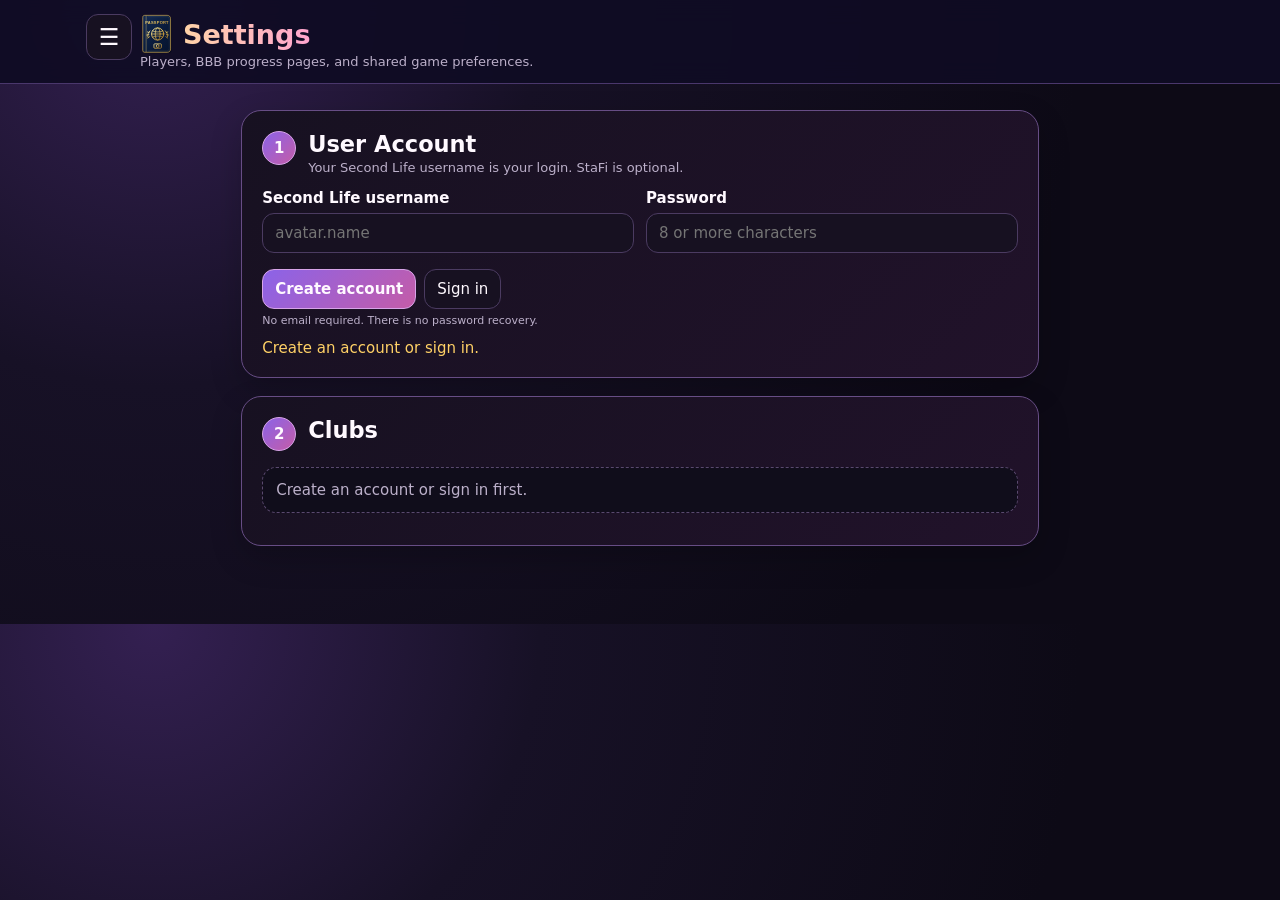
<file: admin.html>
<!doctype html>
<html>
<head>
<meta charset="utf-8">
<meta name="viewport" content="width=device-width,initial-scale=1">
<meta name="robots" content="noindex,nofollow">
<meta http-equiv="refresh" content="0;url=settings.html">
<title>Settings · Bellisseria Passport Adventures</title>
</head>
<body>
<p>Admin controls have moved to <a href="settings.html">Settings</a>.</p>
<script>location.replace('settings.html');</script>
</body>
</html>
</file>
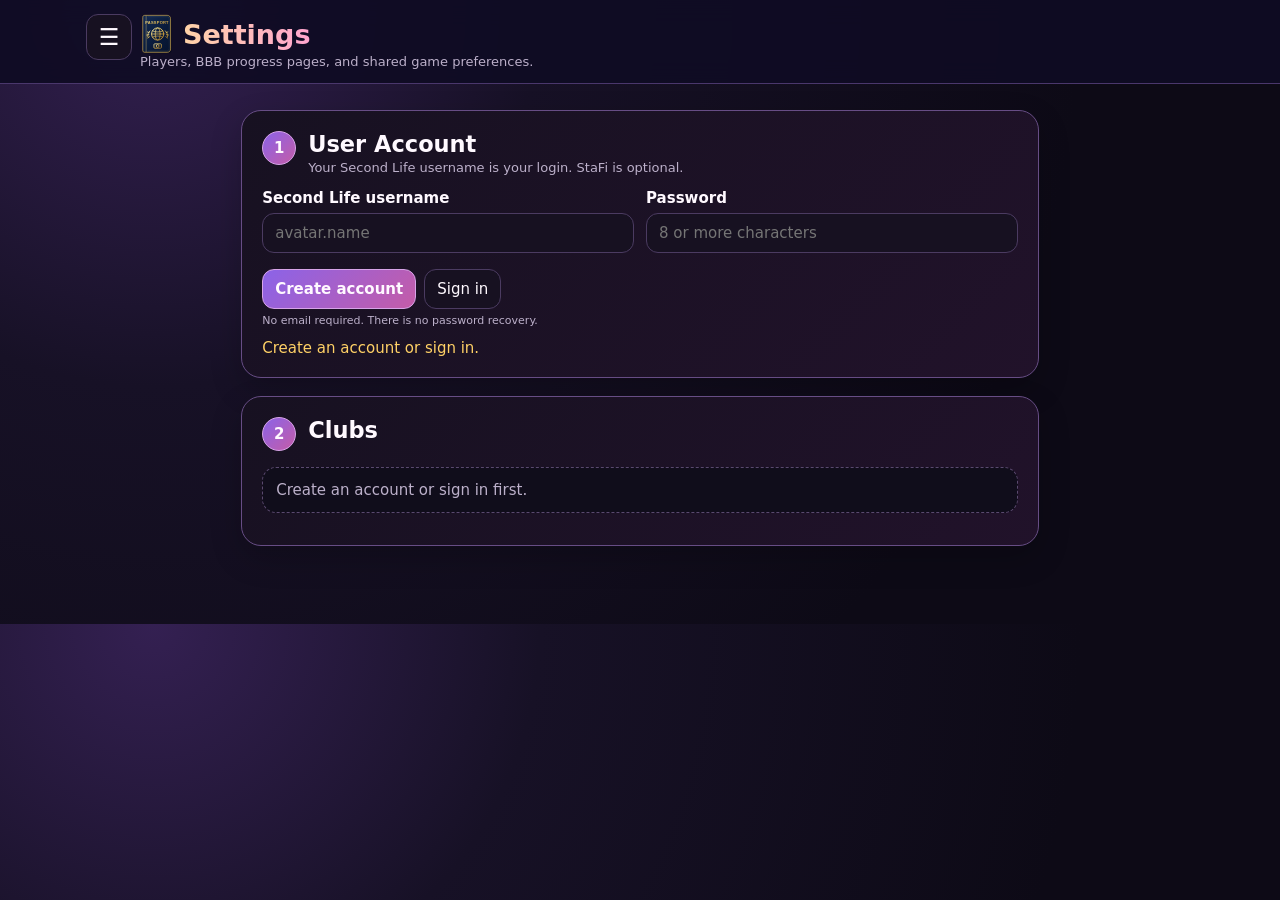
<file: bank.html>
<!doctype html>
<html><head><meta charset="utf-8"><meta http-equiv="refresh" content="0; url=admin.html"><meta name="robots" content="noindex"><title>Passport Adventures Admin</title><link rel="icon" type="image/svg+xml" href="favicon.svg">
</head>
<body><p>This setup moved to the <a href="admin.html">Passport Adventures Admin page</a>.</p></body></html>
</file>
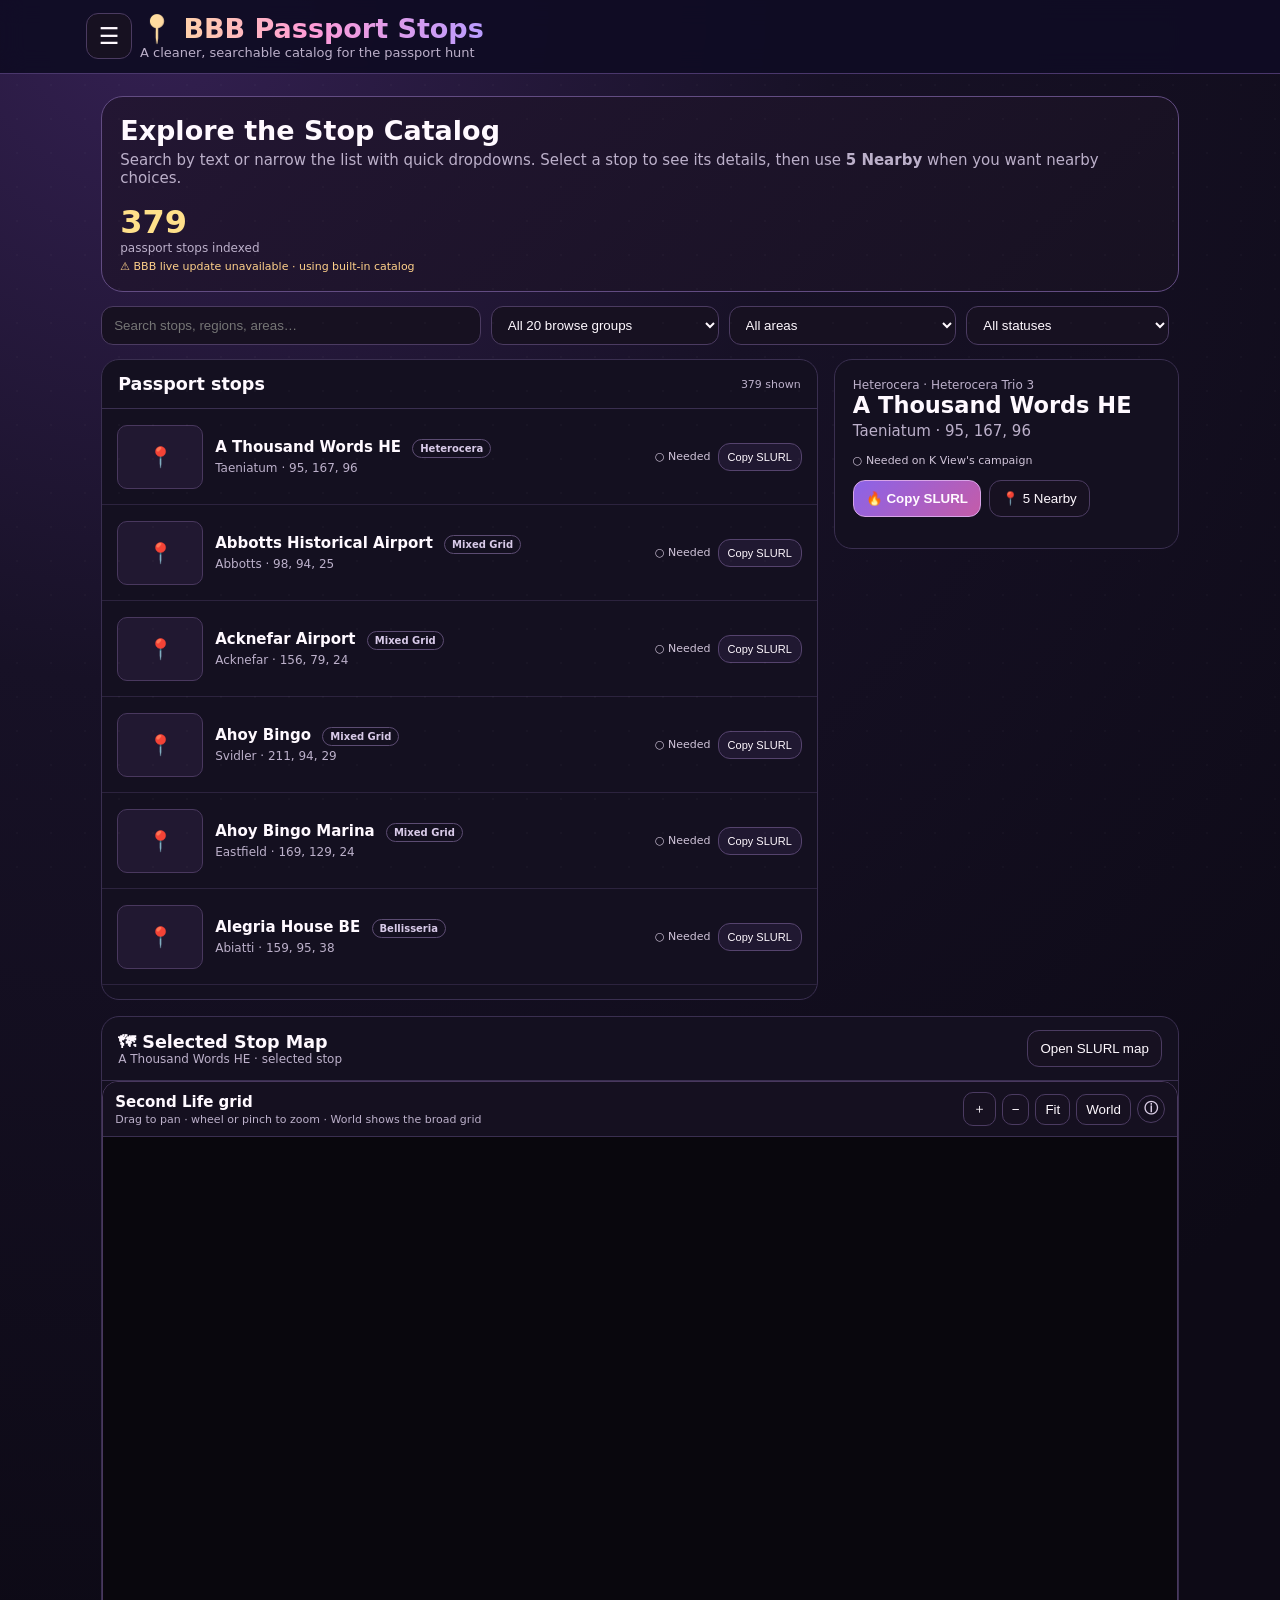
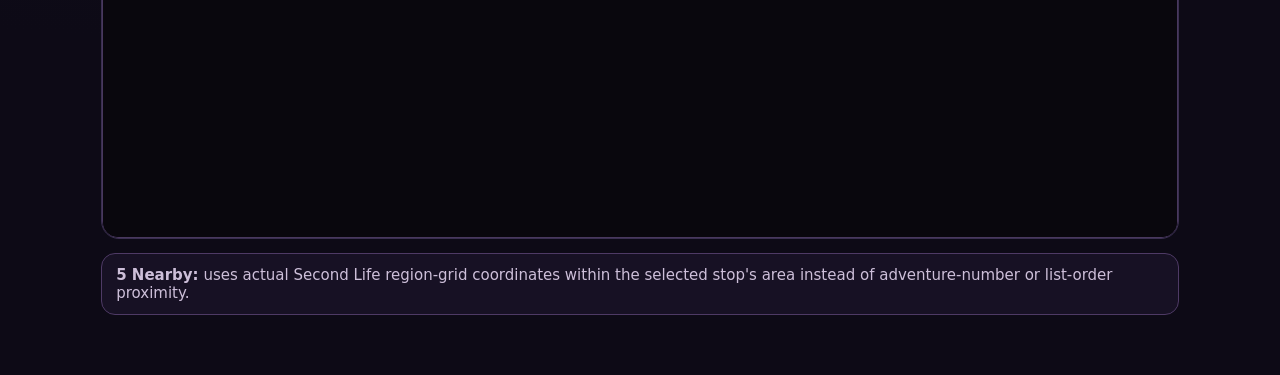
<file: bbb.html>
<!doctype html>
<html><head><meta charset="utf-8"><meta name="viewport" content="width=device-width,initial-scale=1">
<title>BBB Passport Stops · Bellisseria Passport Adventures</title>
<style>
:root{--panel:#151229;--ink:#fff9ff;--muted:#bcb0ca;--gold:#ffd166;--green:#63e6a5;--pink:#ff78c8;--line:#3a2f50}
*{box-sizing:border-box}body{margin:0;background:radial-gradient(circle at 12% 0,#342052 0,#171126 30%,#0d0a16 72%);color:var(--ink);font:15px system-ui,-apple-system,Segoe UI,sans-serif}body:before{content:"";position:fixed;inset:0;pointer-events:none;background-image:radial-gradient(circle,#ffffff1d 1px,transparent 1px);background-size:34px 34px;opacity:.22}
header{position:sticky;top:0;z-index:20;background:#100c24ee;backdrop-filter:blur(12px);border-bottom:1px solid #4a376c;padding:13px 4vw}.top{max-width:1000px;margin:auto;display:flex;gap:16px;align-items:center;position:relative}.brand h1{margin:0;font-size:27px;background:linear-gradient(90deg,#ffe39a,#ff9bd7,#b99cff);-webkit-background-clip:text;color:transparent}.brand div{color:var(--muted);font-size:13px}
button,input,select{border:1px solid #4b3b61;border-radius:12px;background:#171121;color:var(--ink);padding:10px 12px}button{cursor:pointer}
main{max-width:1180px;margin:auto;padding:22px 4vw 60px}.hero{display:flex;gap:16px;justify-content:space-between;align-items:flex-end;flex-wrap:wrap;background:linear-gradient(135deg,#231633,#171121);border:1px solid #624c82;border-radius:22px;padding:18px}.hero h2{margin:0 0 5px;font-size:27px}.hero p{margin:0;color:var(--muted)}.count{font-size:32px;font-weight:900;color:#ffe08a}.livestatus{margin-top:5px;font-size:11px;color:var(--muted)}.livestatus.ok{color:#8fe3b7}.livestatus.warn{color:#ffd18a}.toolbar{display:grid;grid-template-columns:1.5fr .9fr .9fr .8fr auto;gap:10px;margin:14px 0}.toolbar input,.toolbar select{width:100%}.randomBtn{background:linear-gradient(135deg,#6f55d6,#b34fa5);border-color:#d79ce7;font-weight:800;white-space:nowrap}
.layout{display:grid;grid-template-columns:minmax(0,1.35fr) minmax(300px,.65fr);gap:16px;align-items:start}.panel{background:#141020;border:1px solid var(--line);border-radius:18px;overflow:hidden}.panelhead{padding:14px 16px;border-bottom:1px solid var(--line);display:flex;justify-content:space-between;gap:12px;align-items:center}.panelhead h3{margin:0}.results{height:590px;max-height:590px;overflow-y:scroll}.stoprow{min-height:96px;padding:10px 15px;border-bottom:1px solid #2c233e;cursor:pointer;display:grid;grid-template-columns:86px minmax(0,1fr) auto;gap:12px;align-items:center}.thumb{width:86px;height:64px;border-radius:10px;object-fit:cover;background:#211831;border:1px solid #49385e}.thumb.placeholder{display:grid;place-items:center;color:#78698c;font-size:20px}.rowactions{display:flex;gap:7px;align-items:center}.copymini{padding:7px 9px;font-size:11px;background:#201831;border-color:#55436d}.stoprow:hover{background:#211834}.stoprow.active{background:linear-gradient(90deg,#30204b,#221a35);box-shadow:inset 4px 0 #ff78c8}.stopname{font-weight:800;white-space:nowrap;overflow:hidden;text-overflow:ellipsis}.meta{font-size:12px;color:var(--muted);margin-top:3px;white-space:nowrap;overflow:hidden;text-overflow:ellipsis}.zone{display:inline-block;font-size:10px;padding:3px 7px;border:1px solid #5c4c72;border-radius:999px;color:#d8cae8;margin-left:6px}.status{font-size:11px;white-space:nowrap}.yes{color:var(--green)}.no{color:#d0c4d9}
.detail{padding:18px;position:sticky;top:105px}.detail h2{margin:0 0 4px}.detail .where{color:var(--muted);margin-bottom:14px}.actionrow{display:flex;gap:8px;flex-wrap:wrap;margin:13px 0}.primary{background:linear-gradient(135deg,#8b63e8,#c45ca8);border-color:#d7a4e8;font-weight:800}.near{margin-top:18px}.near h3{margin-bottom:8px}.nearitem{border-top:1px solid #332845;padding:9px 0;display:grid;grid-template-columns:60px minmax(0,1fr) auto;gap:10px;align-items:center}.nearitem:first-of-type{border-top:0}.nearitem b{font-size:13px}.nearitem span{font-size:11px;color:var(--muted)}.nearthumb{width:60px;height:46px;border-radius:8px;object-fit:cover;background:#211831;border:1px solid #49385e}.nearthumb.placeholder{display:grid;place-items:center;color:#78698c}.small{font-size:12px;color:var(--muted)}.empty{padding:18px;color:var(--muted)}.mappanel{margin-top:16px;background:#141020;border:1px solid var(--line);border-radius:18px;overflow:hidden}.maphead{padding:13px 16px;border-bottom:1px solid var(--line);display:flex;justify-content:space-between;gap:12px;align-items:center;flex-wrap:wrap}.maphead h3{margin:0}.mapviewport{height:430px;overflow:hidden;background:#0b0911;position:relative;touch-action:none}.mapstage{position:absolute;left:50%;top:50%;width:512px;height:512px;transform-origin:center center;cursor:grab}.mapstage.dragging{cursor:grabbing}.maptile{width:512px;height:512px;display:block;image-rendering:auto;background:#16111d}.mapmarker{position:absolute;width:24px;height:24px;border-radius:50% 50% 50% 0;background:#ff5fa8;border:3px solid white;transform:translate(-50%,-100%) rotate(-45deg);box-shadow:0 2px 12px #000}.mapmarker:after{content:'';position:absolute;width:6px;height:6px;background:white;border-radius:50%;left:6px;top:6px}.mapcontrols{display:flex;gap:7px;align-items:center}.mapcontrols button{padding:7px 10px}.mapempty{padding:28px;color:var(--muted);text-align:center}.detailimg{width:100%;max-height:280px;object-fit:cover;border-radius:13px;border:1px solid #49385e;margin:10px 0}.randomset{margin:14px 0;background:linear-gradient(135deg,#171124,#21152f);border:1px solid #604878;border-radius:18px;padding:14px 16px}.randomset h3{margin:0 0 4px}.randomgrid{display:grid;grid-template-columns:repeat(5,1fr);gap:8px;margin-top:10px}.randomcard{background:#110d1c;border:1px solid #3f3152;border-radius:12px;padding:10px}.randomthumb{width:100%;aspect-ratio:4/3;object-fit:cover;border-radius:8px;border:1px solid #49385e;background:#211831;margin-bottom:8px}.randomthumb.placeholder{display:grid;place-items:center;color:#78698c}.randomcard b{display:block;font-size:12px;margin-bottom:4px}.randomcard span{font-size:10px;color:var(--muted)}.randomcard .actionrow{margin:8px 0 0}.randomcard button{padding:6px 7px;font-size:10px}.tip{margin-top:14px;padding:12px 14px;border:1px solid #4e3a65;border-radius:14px;background:#171124;color:#cdbfd9}.pill{font-size:11px;color:var(--muted)}
@media(max-width:860px){.toolbar{grid-template-columns:1fr}.randomgrid{grid-template-columns:1fr 1fr}.layout{grid-template-columns:1fr}.detail{position:static}.results{max-height:none}.top{align-items:flex-start}.brand h1{font-size:22px}}
</style><link rel="stylesheet" href="shared-nav.css?v=1"><link rel="icon" type="image/svg+xml" href="favicon.svg">
</head>
<body>
<header><div class="top"><div class="navwrap" id="nav"><button class="navbtn" title="Menu" aria-label="Menu" onclick="document.getElementById('nav').classList.toggle('open')">☰</button><div class="navmenu"><a href="index.html">🎮 Adventures</a><a class="here" href="bbb.html">📍 BBB Passport Stops</a><a href="settings.html">⚙ Settings</a><a href="instructions.html">📖 Instructions</a><a href="feedback.html">💬 Comments & Bugs</a></div></div><div class="brand"><h1>📍 BBB Passport Stops</h1><div>A cleaner, searchable catalog for the passport hunt</div></div></div></header>

<main>
<section class="hero"><div><h2>Explore the Stop Catalog</h2><p>Search by text or narrow the list with quick dropdowns. Select a stop to see its details, then use <b>5 Nearby</b> when you want nearby choices.</p></div><div><div class="count" id="catalog-count">—</div><div class="small">passport stops indexed</div><div class="livestatus" id="live-status">🔄 Checking BBB for updates…</div></div></section>
<div class="toolbar"><input id="search" placeholder="Search stops, regions, areas…"><select id="browse"><option value="">All 20 browse groups</option></select><select id="zone"><option value="">All areas</option></select><select id="status"><option value="">All statuses</option><option value="needed">Needed</option><option value="got">Collected</option></select></div>
<div class="layout"><section class="panel"><div class="panelhead"><h3>Passport stops</h3><span class="pill" id="result-count"></span></div><div class="results" id="results"></div></section><aside class="panel detail" id="detail"><div class="empty">Choose a passport stop to see its location and copy a Firestorm destination.</div></aside></div>
<section class="mappanel" id="map-panel">
  <div class="maphead"><div><h3>🗺 Selected Stop Map</h3><div class="small" id="map-caption">Choose any stop above. You can zoom from region detail all the way out to a broad Second Life world view.</div></div><button id="map-open" style="display:none">Open SLURL map</button></div>
  <div id="map-empty" class="mapempty">No stop selected yet.</div>
  <div id="bbb-map" style="display:none"></div>
</section>
<div class="tip"><b>5 Nearby:</b> uses actual Second Life region-grid coordinates within the selected stop's area instead of adventure-number or list-order proximity.</div>
</main>

<script src="data1.js"></script><script src="data2.js"></script><script src="data3.js"></script><script src="data4.js"></script><script src="data5.js"></script><script src="data6.js"></script><script src="data7.js"></script><script src="slmap.js?v=13"></script>
<script>
(function(){
  function qs(s){return document.querySelector(s)}
  function esc(v){return String(v==null?'':v).replace(/[&<>"]/g,function(ch){return {'&':'&amp;','<':'&lt;','>':'&gt;','"':'&quot;'}[ch]})}
  function fsUrl(s){return 'secondlife://'+encodeURIComponent(s.region)+'/'+s.x+'/'+s.y+'/'+s.z}
  var ASSET_API='https://api.passport-adventures.com/functions/v1/bbb-stamp-assets';
  var stampImages=new Map();
  function normName(s){return String(s||'').toLowerCase().replace(/\b(be|na|ca|st|sl|he|sa|ga|zi)\b/g,' ').replace(/[^a-z0-9]+/g,' ').trim()}
  function proxyImage(u){
    try{
      var x=new URL(u);
      if(x.protocol==='https:'&&x.hostname.toLowerCase()==='picture-service.secondlife.com')return u;
    }catch(e){}
    return ASSET_API+'?mode=image&src='+encodeURIComponent(u)
  }
  function copyText(t){
    if(navigator.clipboard&&navigator.clipboard.writeText){
      navigator.clipboard.writeText(t).catch(function(){prompt('Copy this SLURL:',t)});
    }else prompt('Copy this SLURL:',t);
  }

  function stopRetiredNow(st){
    if(!st||!st.retire)return false;
    var t=Date.parse(String(st.retire)+' 23:59:59');
    return Number.isFinite(t)&&Date.now()>t;
  }
  var raw=window.RAW||[];
  var adventures=raw.map(function(a){
    return {id:Number(a[0]),title:a[1],zone:a[2],stamps:(a[5]||[]).map(function(s){
      return {id:Number(s[0]),name:s[1],url:s[2],region:s[3],x:Number(s[4]),y:Number(s[5]),z:Number(s[6]),retire:s[7]||''};
    }).filter(function(st){return !stopRetiredNow(st)})};
  });
  var byId=new Map();
  adventures.forEach(function(a){
    a.stamps.forEach(function(s){
      if(!byId.has(s.id)) byId.set(s.id,Object.assign({},s,{zone:a.zone,adventure:a.title,adventureId:a.id}));
    });
  });
  var stops=Array.from(byId.values());
  var catalogReady=false;
  var meDone=new Set(JSON.parse(localStorage.getItem('bbb-done-me')||'[]').map(Number));
  var partnerDone=new Set(JSON.parse(localStorage.getItem('bbb-done-partner')||'[]').map(Number));
  var view=localStorage.getItem('bbb-view')||localStorage.getItem('bbb-default-view')||'partner';
  var done=view==='partner'?partnerDone:meDone;
  var currentName=view==='partner'?(localStorage.getItem('bbb-tab-partner-name')||'K View'):(localStorage.getItem('bbb-tab-me-name')||'A View');

  var groups=[
    ['A','A'],['B','B'],['C','C'],['D','D'],['E–F','EF'],['G','G'],['H','H'],['I–J','IJ'],['K','K'],['L','L'],
    ['M','M'],['N','N'],['O–P','OP'],['Q–R','QR'],['S','S'],['T','T'],['U–V','UV'],['W','W'],['X–Y','XY'],['Z / #','Z#']
  ];
  function groupFor(s){
    var ch=String(s.name||'').trim().charAt(0).toUpperCase();
    if(!/[A-Z]/.test(ch)) return 'Z#';
    for(var i=0;i<groups.length;i++) if(groups[i][1].indexOf(ch)!==-1) return groups[i][1];
    return 'Z#';
  }
  var selectedStopId=0,nearbyResults=null;
  var regionGridCache=new Map();
  try{
    var savedGrid=JSON.parse(localStorage.getItem('bbb-region-grid-cache')||'{}');
    Object.keys(savedGrid).forEach(function(k){
      var v=savedGrid[k];
      if(v&&Number.isFinite(Number(v.x))&&Number.isFinite(Number(v.y)))regionGridCache.set(k,{x:Number(v.x),y:Number(v.y)});
    });
  }catch(e){}
  function regionKey(region){return String(region||'').trim().toLowerCase()}
  async function regionGrid(region){
    var key=regionKey(region);
    if(regionGridCache.has(key))return regionGridCache.get(key);
    if(!window.SLGridLookupRegion)return null;
    var pos=await window.SLGridLookupRegion(region);
    if(pos&&Number.isFinite(Number(pos.x))&&Number.isFinite(Number(pos.y))){
      var clean={x:Number(pos.x),y:Number(pos.y)};
      regionGridCache.set(key,clean);
      try{
        var obj={};regionGridCache.forEach(function(v,k){obj[k]=v});
        localStorage.setItem('bbb-region-grid-cache',JSON.stringify(obj));
      }catch(e){}
      return clean;
    }
    return null;
  }
  async function locateStop(st){
    var g=await regionGrid(st.region);if(!g)return null;
    return {x:g.x+Number(st.x||128)/256,y:g.y+Number(st.y||128)/256};
  }
  async function fiveNearby(st){
    var candidates=stops.filter(function(x){return x.id!==st.id&&x.zone===st.zone});
    if(candidates.length<5)candidates=stops.filter(function(x){return x.id!==st.id});
    var origin=await locateStop(st);if(!origin)return [];
    var regions=Array.from(new Set(candidates.map(function(x){return x.region})));
    var cursor=0;
    async function worker(){
      while(cursor<regions.length){var region=regions[cursor++];await regionGrid(region)}
    }
    await Promise.all(Array.from({length:Math.min(8,regions.length)},function(){return worker()}));
    return candidates.map(function(x){
      var g=regionGridCache.get(regionKey(x.region));if(!g)return null;
      var px=g.x+Number(x.x||128)/256,py=g.y+Number(x.y||128)/256;
      var dx=px-origin.x,dy=py-origin.y;
      return {stop:x,distance:Math.sqrt(dx*dx+dy*dy)};
    }).filter(Boolean).sort(function(a,b){return a.distance-b.distance}).slice(0,5).map(function(x){return x.stop});
  }
  function filtered(){
    var q=qs('#search').value.trim().toLowerCase();
    var g=qs('#browse').value;
    var z=qs('#zone').value;
    var st=qs('#status').value;
    return stops.filter(function(s){
      if(g&&groupFor(s)!==g) return false;
      if(z&&s.zone!==z) return false;
      var got=done.has(s.id);
      if(st==='got'&&!got) return false;
      if(st==='needed'&&got) return false;
      if(q){
        var hay=[s.name,s.region,s.zone,s.adventure,s.x,s.y,s.z].join(' ').toLowerCase();
        if(hay.indexOf(q)===-1) return false;
      }
      return true;
    });
  }
  function renderList(){
    var arr=nearbyResults?nearbyResults.slice():filtered().sort(function(a,b){return a.name.localeCompare(b.name)});
    qs('#result-count').textContent=nearbyResults?arr.length+' nearby':arr.length+' shown';
    qs('#catalog-count').textContent=catalogReady?stops.length:'—';
    qs('#results').innerHTML=arr.length?arr.map(function(s){
      return '<div class="stoprow" data-row="'+s.id+'">'+stopImageHtml(s)+'<div><div class="stopname">'+esc(s.name)+' <span class="zone">'+esc(s.zone)+'</span></div><div class="meta">'+esc(s.region)+' · '+s.x+', '+s.y+', '+s.z+'</div></div><div class="rowactions"><div class="status '+(done.has(s.id)?'yes':'no')+'">'+(done.has(s.id)?'✅ Got it':'○ Needed')+'</div><button class="copymini" data-copy="'+s.id+'">Copy SLURL</button></div></div>';
    }).join(''):'<div class="empty">No stops match those filters.</div>';
    document.querySelectorAll('[data-row]').forEach(function(r){r.addEventListener('click',function(){showStop(Number(r.dataset.row))})});
    document.querySelectorAll('[data-copy]').forEach(function(b){b.addEventListener('click',function(e){e.stopPropagation();var s=byId.get(Number(b.dataset.copy));if(s)copyText(fsUrl(s))})});
  }
  var stopMap=null;
  function showMap(st,near){
    var webUrl=st.url||('https://maps.secondlife.com/secondlife/'+encodeURIComponent(st.region)+'/'+st.x+'/'+st.y+'/'+st.z);
    var nearby=Array.isArray(near)?near:[];
    qs('#map-caption').textContent=nearby.length ? st.name+' + '+nearby.length+' nearby stops · fitted to the group' : st.name+' · selected stop';
    qs('#map-open').style.display='inline-block';
    qs('#map-open').onclick=function(){window.open(webUrl,'_blank','noopener')};
    qs('#map-empty').style.display='none';
    qs('#bbb-map').style.display='block';
    if(!stopMap)stopMap=new SLGridMap(qs('#bbb-map'),{title:'Second Life grid'});
    var locations=[{name:st.name,region:st.region,x:st.x,y:st.y,z:st.z,label:'★'}].concat(nearby.map(function(n,i){return {name:n.name,region:n.region,x:n.x,y:n.y,z:n.z,label:String(i+1)}}));
    stopMap.setLocations(locations,{fit:true});
  }
  function showStop(id){
    var st=byId.get(Number(id));if(!st)return;
    selectedStopId=st.id;
    showMap(st);
    document.querySelectorAll('[data-row]').forEach(function(r){r.classList.toggle('active',Number(r.dataset.row)===st.id)});
    var h='<div class="small">'+esc(st.zone)+' · '+esc(st.adventure)+'</div><h2>'+esc(st.name)+'</h2><div class="where">'+esc(st.region)+' · '+st.x+', '+st.y+', '+st.z+'</div>';
    var pic=stampImages.get(st.id);if(pic)h+='<img class="detailimg" src="'+esc(proxyImage(pic))+'" alt="">';
    h+='<div class="status '+(done.has(st.id)?'yes':'no')+'">'+(done.has(st.id)?'✅ Collected':'○ Needed')+' on '+esc(currentName)+'\'s campaign</div>';
    h+='<div class="actionrow"><button class="primary" id="detail-copy">🔥 Copy SLURL</button><button id="detail-nearby">📍 5 Nearby</button></div>';
    qs('#detail').innerHTML=h;
    qs('#detail-copy').addEventListener('click',function(){copyText(fsUrl(st))});
    qs('#detail-nearby').addEventListener('click',loadNearbyForSelected);
    history.replaceState(null,'','#stop-'+st.id);
  }
  async function loadNearbyForSelected(){
    var st=byId.get(Number(selectedStopId));if(!st)return;
    var button=qs('#detail-nearby');
    if(button){button.disabled=true;button.textContent='Finding nearby…'}
    try{
      var five=await fiveNearby(st);
      nearbyResults=[st].concat(five);
      renderList();
      showMap(st,five);
      if(!five.length)qs('#result-count').textContent='Selected stop only';
    }finally{
      button=qs('#detail-nearby');
      if(button){button.disabled=false;button.textContent='📍 5 Nearby'}
    }
  }

  function sameLocation(a,b){
    return String(a.region||'').toLowerCase()===String(b.region||'').toLowerCase() &&
      Number(a.x)===Number(b.x) && Number(a.y)===Number(b.y) && Number(a.z)===Number(b.z);
  }
  function rebuildDropdowns(){
    var bg=qs('#browse'),zg=qs('#zone'),keepB=bg.value,keepZ=zg.value;
    bg.innerHTML='<option value="">All 20 browse groups</option>';
    groups.forEach(function(g){
      var count=stops.filter(function(s){return groupFor(s)===g[1]}).length;
      var o=document.createElement('option');o.value=g[1];o.textContent=g[0]+' · '+count+' stops';bg.appendChild(o);
    });
    if(Array.from(bg.options).some(function(o){return o.value===keepB}))bg.value=keepB;

    zg.innerHTML='<option value="">All areas</option>';
    Array.from(new Set(stops.map(function(s){return s.zone}))).sort().forEach(function(z){
      var count=stops.filter(function(s){return s.zone===z}).length;
      var o=document.createElement('option');o.value=z;o.textContent=z+' · '+count;zg.appendChild(o);
    });
    if(Array.from(zg.options).some(function(o){return o.value===keepZ}))zg.value=keepZ;
  }
  function mergeLiveBBB(data){
    if(!data||!data.ok||!Array.isArray(data.items))return 0;
    var added=0,liveId=900000,liveKeys=new Set();
    data.items.forEach(function(it){
      if(!it||!it.region||!Number.isFinite(Number(it.x))||!Number.isFinite(Number(it.y))||!Number.isFinite(Number(it.z)))return;
      liveKeys.add(catalogKey(it));
      var match=stops.find(function(s){return sameLocation(s,it)});
      if(!match){
        var nk=normName(it.name);
        if(nk)match=stops.find(function(s){return normName(s.name)===nk});
      }
      if(match){
        // A renamed or relocated stop matched by name must use the live coordinates.
        match.region=it.region;match.x=Number(it.x);match.y=Number(it.y);match.z=Number(it.z);
        match.live=true;
        match.url=it.url||match.url;
        if(it.img)stampImages.set(match.id,it.img);
      }else{
        while(byId.has(liveId))liveId++;
        var name=(it.name&&String(it.name).trim())||it.region;
        var fresh={id:liveId++,name:name,url:it.url||'',region:it.region,x:Number(it.x),y:Number(it.y),z:Number(it.z),zone:'BBB Live',adventure:'Live BBB catalog',adventureId:999999,live:true};
        byId.set(fresh.id,fresh);stops.push(fresh);if(it.img)stampImages.set(fresh.id,it.img);added++;
      }
    });
    stops=stops.filter(function(s){return liveKeys.has(catalogKey(s))});
    byId=new Map(stops.map(function(s){return [s.id,s]}));
    catalogReady=true;
    return added;
  }
  function catalogKey(s){return String(s.region||'').trim().toLowerCase()+'|'+Number(s.x)+'|'+Number(s.y)+'|'+Number(s.z)}
  function useCachedBBB(){
    try{
      var cached=JSON.parse(localStorage.getItem('bbb-live-catalog-cache')||'null');
      if(cached&&cached.data&&cached.data.items){
        mergeLiveBBB(cached.data);rebuildDropdowns();renderList();
        var d=new Date(cached.saved_at||0);
        qs('#live-status').textContent='⚠ Live BBB unavailable · showing cached copy from '+d.toLocaleString();
        qs('#live-status').className='livestatus warn';
        return true;
      }
    }catch(e){}
    return false;
  }
  function syncLiveBBB(){
    qs('#live-status').textContent='🔄 Checking BBB for updates…';
    qs('#live-status').className='livestatus';
    fetch(ASSET_API,{cache:'no-store',signal:AbortSignal.timeout(12000)})
      .then(function(r){if(!r.ok)throw new Error('HTTP '+r.status);return r.json()})
      .then(function(data){
        if(!data||!data.ok)throw new Error('BBB sync failed');
        var added=mergeLiveBBB(data);
        try{localStorage.setItem('bbb-live-catalog-cache',JSON.stringify({saved_at:Date.now(),data:data}))}catch(e){}
        rebuildDropdowns();renderList();
        var d=new Date(data.fetched_at||Date.now());
        if(data.parser_warning){
          qs('#live-status').innerHTML='⚠ We could not safely read the latest BBB stop list. You are seeing the last verified catalog, so you can keep playing normally. Please <a href="feedback.html">file a bug report</a> if this stays on.';
          qs('#live-status').className='livestatus warn';
        }else{
          qs('#live-status').textContent='✓ BBB catalog loaded · '+Number(data.image_count||0)+' location photos · '+d.toLocaleString()+(added?' · '+added+' new stop'+(added===1?'':'s'):'');
          qs('#live-status').className='livestatus ok';
        }
      })
      .catch(function(){if(!useCachedBBB()){catalogReady=true;renderList();qs('#live-status').textContent='⚠ BBB live update unavailable · using built-in catalog';qs('#live-status').className='livestatus warn'}});
  }
  function stopImageHtml(s){
    var u=stampImages.get(s.id);
    return u?'<img class="thumb" loading="lazy" src="'+esc(proxyImage(u))+'" alt="" onerror="this.style.display=\'none\';this.nextElementSibling.style.display=\'grid\'"><div class="thumb placeholder" style="display:none">📍</div>':'<div class="thumb placeholder">📍</div>';
  }
  function nearImageHtml(s){
    var u=stampImages.get(s.id);
    return u?'<img class="nearthumb" loading="lazy" src="'+esc(proxyImage(u))+'" alt="">':'<div class="nearthumb placeholder">📍</div>';
  }
  function randomImageHtml(s){
    var u=stampImages.get(s.id);
    return u?'<img class="randomthumb" loading="lazy" src="'+esc(proxyImage(u))+'" alt="">':'<div class="randomthumb placeholder">📍</div>';
  }

  rebuildDropdowns();

  function leaveNearbyMode(){nearbyResults=null;renderList()}
  qs('#search').addEventListener('input',leaveNearbyMode);
  qs('#browse').addEventListener('change',leaveNearbyMode);
  qs('#zone').addEventListener('change',leaveNearbyMode);
  qs('#status').addEventListener('change',leaveNearbyMode);
  document.addEventListener('click',function(e){var n=document.getElementById('nav');if(n&&!n.contains(e.target))n.classList.remove('open')});
  qs('#catalog-count').textContent='—';
  qs('#results').innerHTML='<div class="empty">Loading current BBB passport stops…</div>';
  syncLiveBBB();
  var m=location.hash.match(/stop-(\d+)/);
  if(m)showStop(Number(m[1]));
  else{
    var first=filtered().sort(function(a,b){return a.name.localeCompare(b.name)})[0];
    if(first)showStop(first.id);
  }
})();
</script></body></html>
</file>
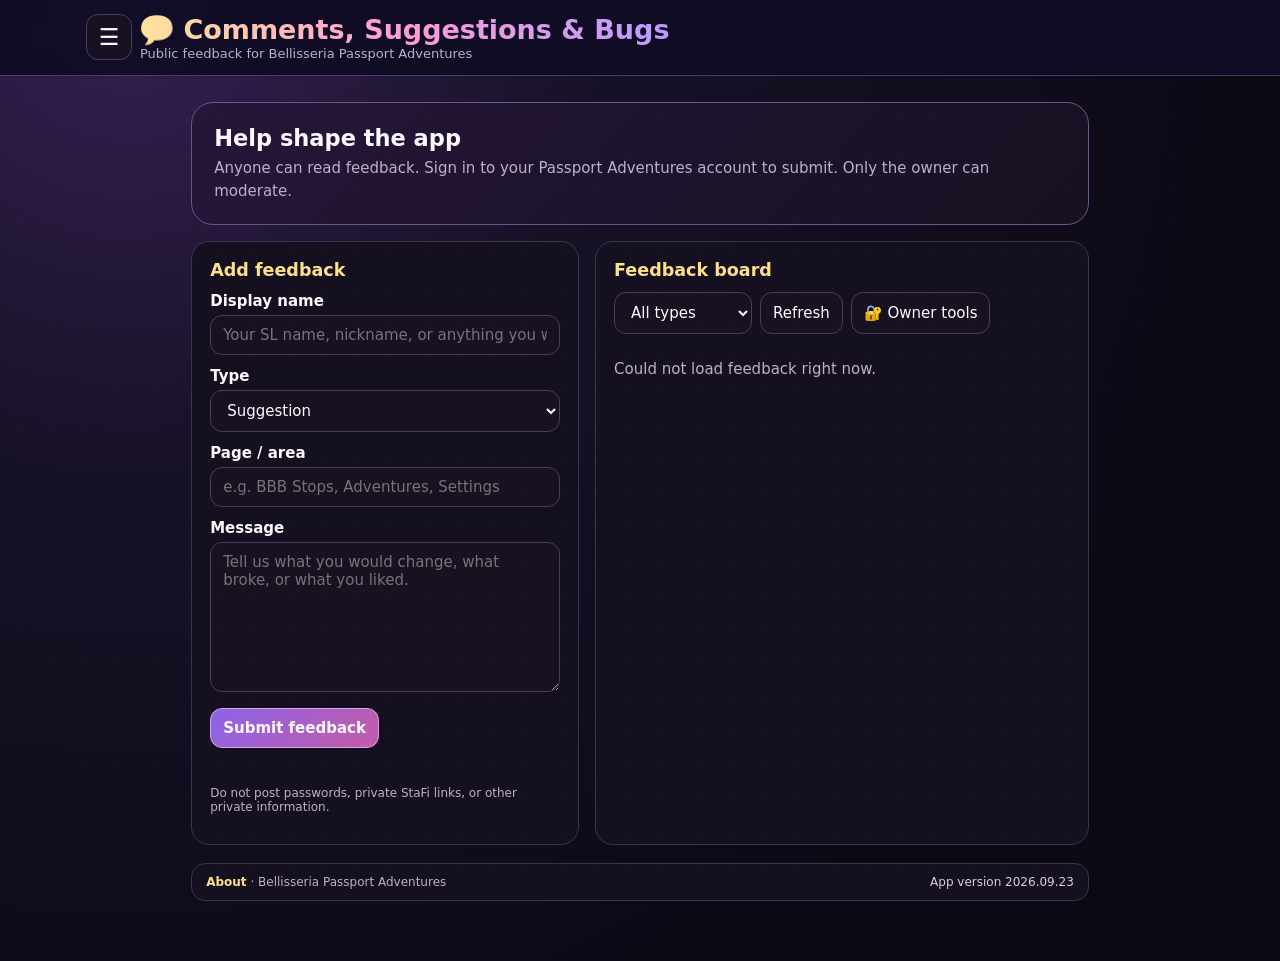
<file: feedback.html>
<!doctype html>
<html><head><meta charset="utf-8"><meta name="viewport" content="width=device-width,initial-scale=1">
<title>Feedback · Bellisseria Passport Adventures</title>
<style>
:root{--ink:#fff9ff;--muted:#bcb0ca;--gold:#ffd166;--green:#63e6a5;--pink:#ff78c8;--red:#ff8496;--line:#3c3153}
*{box-sizing:border-box}body{margin:0;background:radial-gradient(circle at 10% 0,#342052 0,#171126 32%,#0c0915 75%);color:var(--ink);font:15px system-ui,-apple-system,Segoe UI,sans-serif}body:before{content:"";position:fixed;inset:0;pointer-events:none;background-image:radial-gradient(circle,#ffffff1b 1px,transparent 1px);background-size:34px 34px;opacity:.25}
header{position:sticky;top:0;z-index:10;background:#100c24ee;backdrop-filter:blur(12px);border-bottom:1px solid #4a376c;padding:14px 4vw}.top{max-width:1000px;margin:auto;display:flex;gap:16px;align-items:center;position:relative}.brand h1{margin:0;font-size:27px;background:linear-gradient(90deg,#ffe39a,#ff9bd7,#b99cff);-webkit-background-clip:text;color:transparent}.brand div{color:var(--muted);font-size:13px}
button,input,select,textarea{border:1px solid #4b3b61;border-radius:12px;background:#171121;color:var(--ink);padding:10px 12px;font:inherit}button{cursor:pointer}
main{max-width:1000px;margin:auto;padding:26px 4vw 60px}.hero{background:linear-gradient(135deg,#25163a,#171121);border:1px solid #6d548d;border-radius:22px;padding:22px}.hero h2{margin:0 0 6px}.hero p{color:var(--muted);line-height:1.5;margin:0}
.grid{display:grid;grid-template-columns:.88fr 1.12fr;gap:16px;margin-top:16px}.card{background:#151020;border:1px solid var(--line);border-radius:18px;padding:18px}.card h3{margin:0 0 12px;color:#ffe08a}.field{margin:12px 0}.field label{display:block;font-weight:800;margin-bottom:5px}.field input,.field select,.field textarea{width:100%}.field textarea{min-height:150px;resize:vertical}.primary{background:linear-gradient(135deg,#8b63e8,#c45ca8);border-color:#d7a4e8;font-weight:800}.small{font-size:12px;color:var(--muted)}#form-status{min-height:18px;margin-top:8px}.filters{display:flex;gap:8px;flex-wrap:wrap;margin-bottom:12px}.ownerbox{margin:12px 0;padding:12px;border:1px solid #6c5687;border-radius:14px;background:#191226}.ownerrow{display:flex;gap:8px;flex-wrap:wrap;align-items:center}.ownerrow input{min-width:220px;flex:1}.ownerok{color:var(--green)}.feedback{border-top:1px solid #342943;padding:14px 0}.feedback:first-of-type{border-top:0}.feedback.pinned{background:#191329;border-radius:12px;padding:12px;margin:7px 0;border:1px solid #57446e}.feedback.hidden{opacity:.58}.feedbackhead{display:flex;justify-content:space-between;gap:10px;align-items:flex-start}.feedbackhead b{font-size:14px}.tag,.statusbadge,.pinbadge,.hiddenbadge{font-size:10px;border:1px solid #655079;border-radius:999px;padding:3px 7px;color:#d9cde5;margin-left:4px}.statusbadge{border-color:#61718b}.pinbadge{border-color:#8f742f;color:#ffe391}.hiddenbadge{border-color:#8d4250;color:#ffc2cc}.message{margin-top:7px;color:#ddd2e5;white-space:pre-wrap;line-height:1.45}.meta{font-size:11px;color:var(--muted);margin-top:5px}.empty{color:var(--muted);padding:14px 0}.adminactions{display:flex;gap:6px;flex-wrap:wrap;margin-top:10px}.adminactions button,.adminactions select{padding:6px 8px;font-size:11px}.danger{border-color:#8d4250;color:#ffb6c1}.owner-note{font-size:11px;color:var(--muted);margin-top:6px}
.aboutbar{margin-top:18px;padding:11px 14px;border:1px solid var(--line);border-radius:14px;background:#151020;display:flex;justify-content:space-between;gap:12px;align-items:center;flex-wrap:wrap;color:var(--muted);font-size:12px}.aboutbar b{color:#ffe08a}.aboutbar .version{color:#d9cde5}
@media(max-width:780px){.grid{grid-template-columns:1fr}.brand h1{font-size:22px}.top{align-items:flex-start}.feedbackhead{display:block}.feedbackhead>.small{display:block;margin-top:5px}}
</style><link rel="stylesheet" href="shared-nav.css?v=1"><link rel="icon" type="image/svg+xml" href="favicon.svg">
</head>
<body>
<header><div class="top"><div class="navwrap" id="nav"><button class="navbtn" title="Menu" aria-label="Menu" onclick="document.getElementById('nav').classList.toggle('open')">☰</button><div class="navmenu"><a href="index.html">🎮 Adventures</a><a href="bbb.html">📍 BBB Passport Stops</a><a href="settings.html">⚙ Settings</a><a href="instructions.html">📖 Instructions + Architecture</a><a class="here" href="feedback.html">💬 Comments & Bugs</a></div></div><div class="brand"><h1>💬 Comments, Suggestions & Bugs</h1><div>Public feedback for Bellisseria Passport Adventures</div></div></div></header>
<main>
<section class="hero"><h2>Help shape the app</h2><p>Anyone can read feedback. Sign in to your Passport Adventures account to submit. Only the owner can moderate.</p></section>
<div class="grid">
<section class="card">
<h3>Add feedback</h3>
<form id="feedback-form">
<div class="field"><label for="name">Display name</label><input id="name" maxlength="60" required placeholder="Your SL name, nickname, or anything you want"></div>
<div class="field"><label for="kind">Type</label><select id="kind"><option value="suggestion">Suggestion</option><option value="bug">Bug</option><option value="comment">Comment</option></select></div>
<div class="field"><label for="page">Page / area</label><input id="page" maxlength="120" placeholder="e.g. BBB Stops, Adventures, Settings"></div>
<div class="field"><label for="message">Message</label><textarea id="message" maxlength="2000" required placeholder="Tell us what you would change, what broke, or what you liked."></textarea></div>
<button class="primary" type="submit">Submit feedback</button><div id="form-status" class="small" aria-live="polite"></div>
</form>
<p class="small">Do not post passwords, private StaFi links, or other private information.</p>
</section>
<section class="card">
<h3>Feedback board</h3>
<div class="filters"><select id="filter"><option value="">All types</option><option value="suggestion">Suggestions</option><option value="bug">Bugs</option><option value="comment">Comments</option></select><button id="refresh" type="button">Refresh</button><button id="owner-toggle" type="button">🔐 Owner tools</button></div>
<div class="ownerbox" id="owner-box" style="display:none">
  <div class="ownerrow"><input id="owner-code" type="password" autocomplete="off" placeholder="three.word.passphrase"><button id="owner-unlock" type="button">Unlock</button><button id="owner-lock" type="button" style="display:none">Lock</button></div>
  <div id="owner-status" class="owner-note">The Owner Passphrase is only for comments-and-bugs moderation.</div>
</div>
<div id="feedback-list"><div class="empty">Loading…</div></div>
</section>
</div>
<div class="aboutbar"><span><b>About</b> · Bellisseria Passport Adventures</span><span class="version">App version 2026.09.23</span></div>
</main>
<script src="club-session.js?v=9"></script>
<script>
(function(){
const SUPA_URL='https://api.passport-adventures.com';
const SUPA_KEY='sb_publishable_GiHmNkxpDRXIwf2LDgh1bq_I7lO6QAc';
const ADMIN_URL=SUPA_URL+'/functions/v1/feedback-admin';
const $=s=>document.querySelector(s);
const esc=s=>String(s??'').replace(/[&<>"]/g,c=>({'&':'&amp;','<':'&lt;','>':'&gt;','"':'&quot;'}[c]));
let ownerCode=sessionStorage.getItem('bbb-owner-code')||'';
let ownerMode=false;
let rowsCache=[];

async function ownerCall(action,body){
  const r=await fetch(ADMIN_URL+'?action='+encodeURIComponent(action),{
    method:action==='list'?'GET':'POST',
    headers:{'Content-Type':'application/json','x-owner-code':ownerCode},
    body:action==='list'?undefined:JSON.stringify(body||{})
  });
  if(r.status===401)throw new Error('unauthorized');
  if(!r.ok)throw new Error('HTTP '+r.status);
  return r.json();
}
function setOwner(on){
  ownerMode=!!on;
  $('#owner-unlock').style.display=ownerMode?'none':'inline-block';
  $('#owner-lock').style.display=ownerMode?'inline-block':'none';
  $('#owner-code').disabled=ownerMode;
  $('#owner-status').className=ownerMode?'owner-note ownerok':'owner-note';
  $('#owner-status').textContent=ownerMode?'✓ Owner mode unlocked for this browser tab.':'The Owner Passphrase is only for comments-and-bugs moderation.';
}
function statusOptions(current){
  return ['open','planned','fixed','closed'].map(s=>'<option value="'+s+'"'+(s===current?' selected':'')+'>'+s[0].toUpperCase()+s.slice(1)+'</option>').join('');
}
function renderRows(rows){
  rowsCache=rows;
  const kind=$('#filter').value;
  if(kind)rows=rows.filter(x=>x.kind===kind);
  if(!ownerMode)rows=rows.filter(x=>!x.is_hidden);
  rows=rows.slice().sort((a,b)=>(Number(b.is_pinned)-Number(a.is_pinned))||(new Date(b.created_at)-new Date(a.created_at)));
  $('#feedback-list').innerHTML=rows.length?rows.map(x=>{
    const admin=ownerMode?'<div class="adminactions"><button data-edit="'+x.id+'">Edit</button><select data-status="'+x.id+'">'+statusOptions(x.status||'open')+'</select><button data-pin="'+x.id+'">'+(x.is_pinned?'Unpin':'Pin')+'</button><button data-hide="'+x.id+'">'+(x.is_hidden?'Unhide':'Hide')+'</button><button class="danger" data-delete="'+x.id+'">Delete</button></div>':'';
    return '<div class="feedback '+(x.is_pinned?'pinned ':'')+(x.is_hidden?'hidden':'')+'"><div class="feedbackhead"><div><b>'+esc(x.display_name)+'</b><span class="tag">'+esc(x.kind)+'</span><span class="statusbadge">'+esc(x.status||'open')+'</span>'+(x.is_pinned?'<span class="pinbadge">pinned</span>':'')+(x.is_hidden?'<span class="hiddenbadge">hidden</span>':'')+'</div><span class="small">'+new Date(x.created_at).toLocaleString()+'</span></div><div class="message">'+esc(x.message)+'</div>'+(x.page?'<div class="meta">Area: '+esc(x.page)+'</div>':'')+admin+'</div>';
  }).join(''):'<div class="empty">No feedback yet.</div>';

  if(ownerMode){
    document.querySelectorAll('[data-edit]').forEach(b=>b.onclick=()=>editRow(Number(b.dataset.edit)));
    document.querySelectorAll('[data-status]').forEach(s=>s.onchange=()=>updateRow(Number(s.dataset.status),{status:s.value}));
    document.querySelectorAll('[data-pin]').forEach(b=>b.onclick=()=>{const x=rowsCache.find(r=>r.id===Number(b.dataset.pin));if(x)updateRow(x.id,{is_pinned:!x.is_pinned})});
    document.querySelectorAll('[data-hide]').forEach(b=>b.onclick=()=>{const x=rowsCache.find(r=>r.id===Number(b.dataset.hide));if(x)updateRow(x.id,{is_hidden:!x.is_hidden})});
    document.querySelectorAll('[data-delete]').forEach(b=>b.onclick=async()=>{if(!confirm('Permanently delete this feedback?'))return;try{await ownerCall('delete',{id:Number(b.dataset.delete)});await loadFeedback()}catch(e){alert('Delete failed')}}); 
  }
}
async function editRow(id){
  const x=rowsCache.find(r=>r.id===id);if(!x)return;
  const display_name=prompt('Display name:',x.display_name);if(display_name===null)return;
  const page=prompt('Page / area:',x.page||'');if(page===null)return;
  const message=prompt('Feedback message:',x.message);if(message===null)return;
  const kind=prompt('Type: suggestion, bug, or comment',x.kind);if(kind===null)return;
  if(!['suggestion','bug','comment'].includes(kind.trim().toLowerCase()))return alert('Type must be suggestion, bug, or comment.');
  await updateRow(id,{display_name:display_name.trim(),page:page.trim(),message:message.trim(),kind:kind.trim().toLowerCase()});
}
async function updateRow(id,patch){
  try{await ownerCall('update',Object.assign({id:id},patch));await loadFeedback()}catch(e){if(e.message==='unauthorized'){lockOwner();alert('Owner Passphrase rejected.')}else alert('Update failed.')}
}
async function loadFeedback(){
  try{
    let rows;
    if(ownerMode){
      const out=await ownerCall('list');rows=out.items||[];
    }else{
      let url=ADMIN_URL+'?action=public_list';
      const r=await fetch(url);if(!r.ok)throw new Error('HTTP '+r.status);rows=(await r.json()).items||[];
    }
    renderRows(rows);
  }catch(e){
    if(ownerMode&&e.message==='unauthorized')lockOwner();
    $('#feedback-list').innerHTML='<div class="empty">Could not load feedback right now.</div>';
  }
}
function lockOwner(){
  ownerMode=false;ownerCode='';sessionStorage.removeItem('bbb-owner-code');$('#owner-code').value='';setOwner(false);loadFeedback();
}
$('#feedback-form').addEventListener('submit',async e=>{
  e.preventDefault();
  const body={display_name:$('#name').value.trim(),kind:$('#kind').value,page:$('#page').value.trim(),message:$('#message').value.trim()};
  if(!body.display_name||body.message.length<2){$('#form-status').textContent='Add a name and a little more detail.';return}
  $('#form-status').textContent='Submitting…';
  try{
    const session=window.PassportCloud&&PassportCloud.session();if(!session?.token)throw new Error('sign_in_required');const r=await fetch(ADMIN_URL+'?action=submit',{method:'POST',headers:{'Content-Type':'application/json','Authorization':'Bearer '+session.token},body:JSON.stringify(body)});
    if(!r.ok)throw new Error('HTTP '+r.status);
    $('#message').value='';$('#page').value='';$('#form-status').textContent='Thanks — feedback posted.';loadFeedback();
  }catch(e){$('#form-status').textContent=e.message==='sign_in_required'?'Sign in under Settings → User Account to post feedback.':'Could not post right now. Please try again.'}
});
$('#filter').addEventListener('change',()=>renderRows(rowsCache));
$('#refresh').addEventListener('click',loadFeedback);
$('#owner-toggle').addEventListener('click',()=>{$('#owner-box').style.display=$('#owner-box').style.display==='none'?'block':'none'});
$('#owner-unlock').addEventListener('click',async()=>{
  const code=$('#owner-code').value.trim();if(!code){$('#owner-status').textContent='Enter your Owner Passphrase.';return}
  ownerCode=code;$('#owner-status').textContent='Checking…';
  try{
    const out=await ownerCall('list');
    if(out.ok){ownerMode=true;sessionStorage.setItem('bbb-owner-code',ownerCode);setOwner(true);renderRows(out.items||[])}
  }catch(e){ownerMode=false;ownerCode='';sessionStorage.removeItem('bbb-owner-code');setOwner(false);$('#owner-status').textContent='Owner Passphrase not accepted.'}
});
$('#owner-lock').addEventListener('click',lockOwner);
document.addEventListener('click',e=>{const n=$('#nav');if(n&&!n.contains(e.target))n.classList.remove('open')});
(async()=>{
  if(ownerCode){try{const out=await ownerCall('list');ownerMode=true;setOwner(true);renderRows(out.items||[]);return}catch(e){ownerCode='';sessionStorage.removeItem('bbb-owner-code')}}
  setOwner(false);loadFeedback();
})();
})();
</script>
</body></html>
</file>
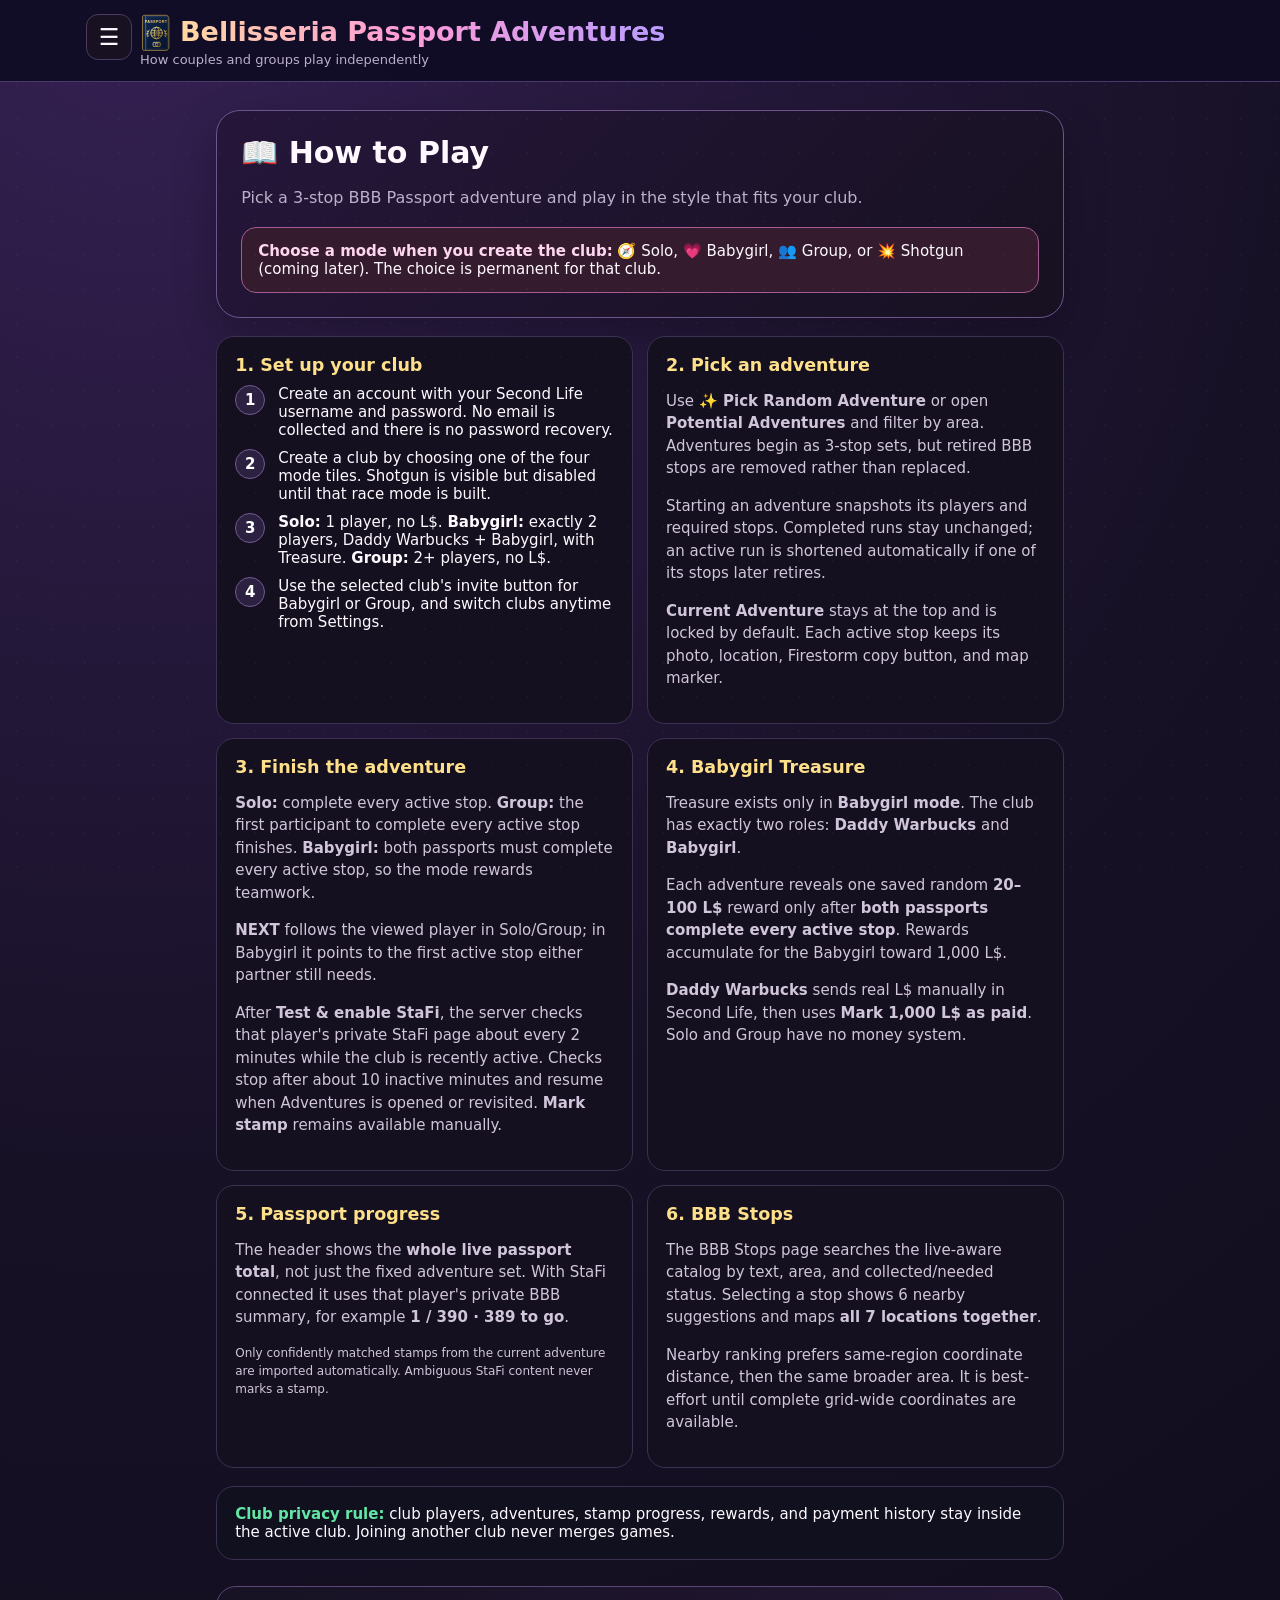
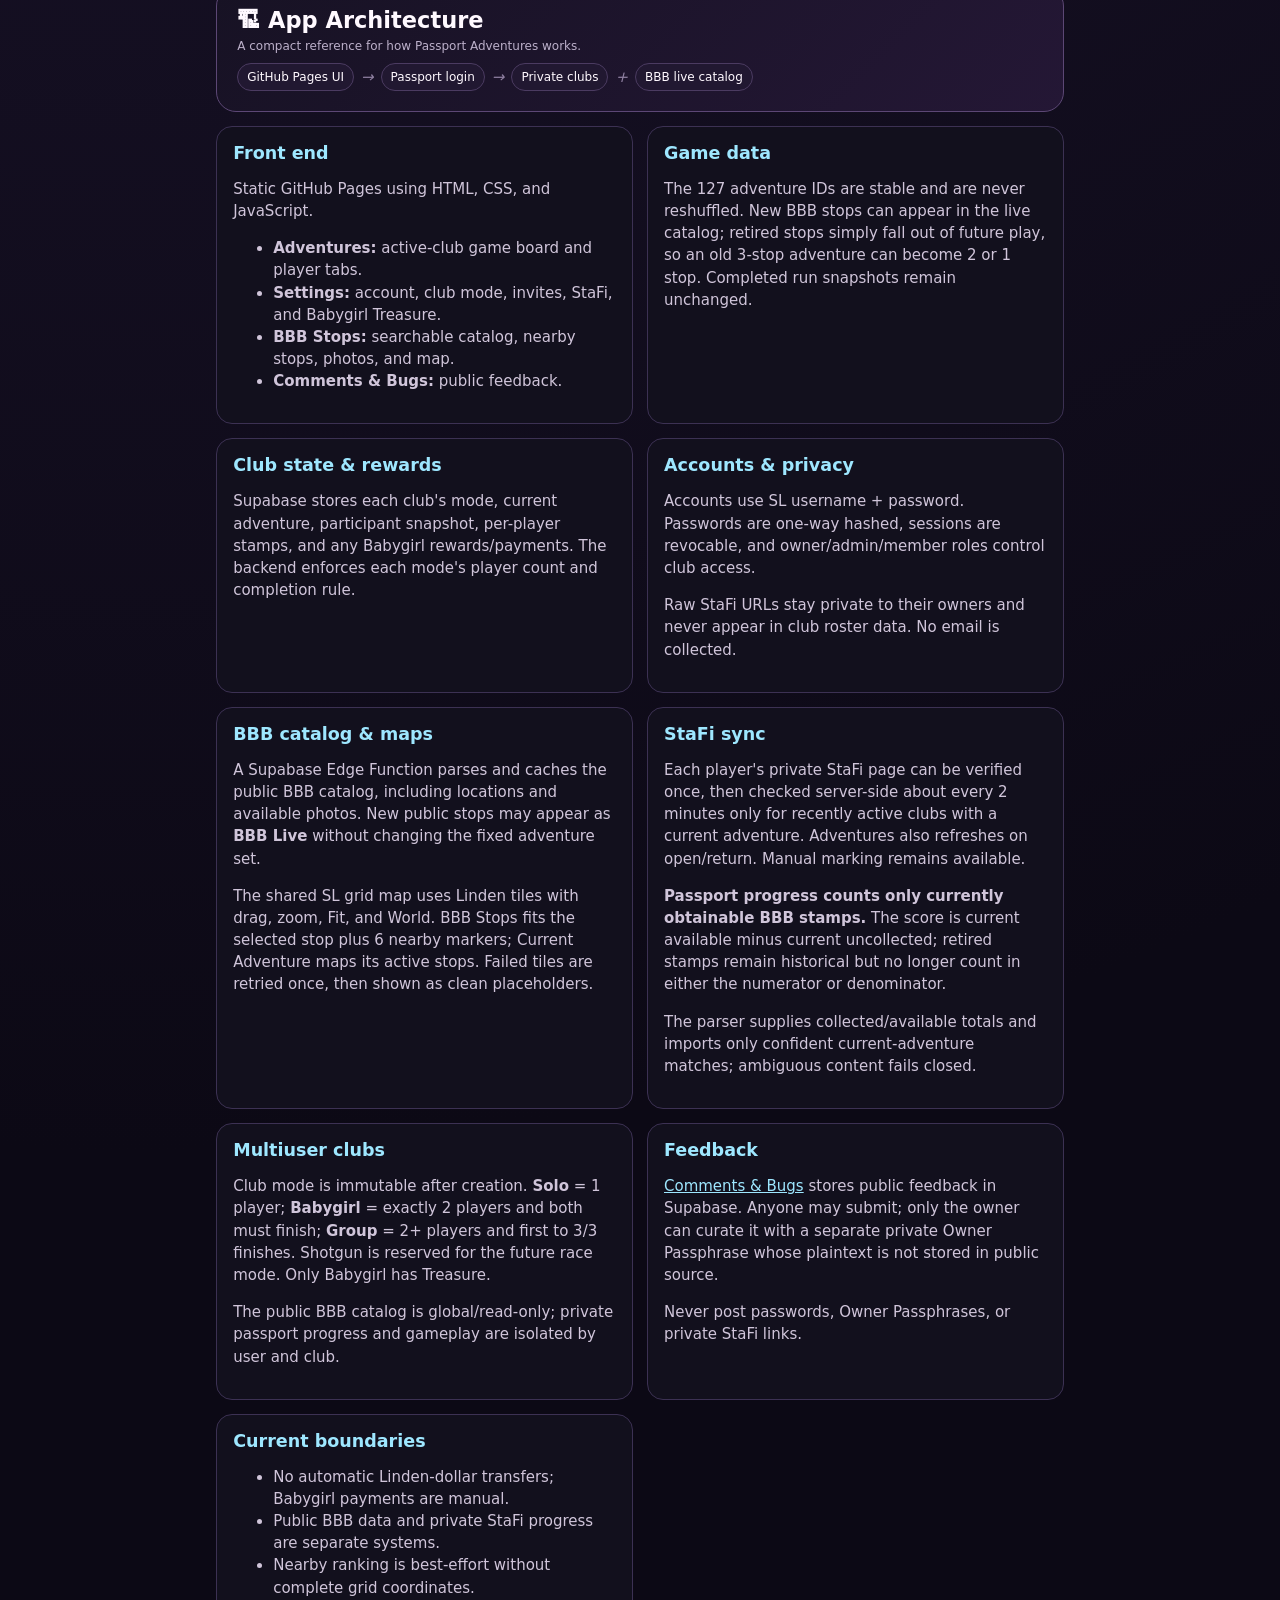
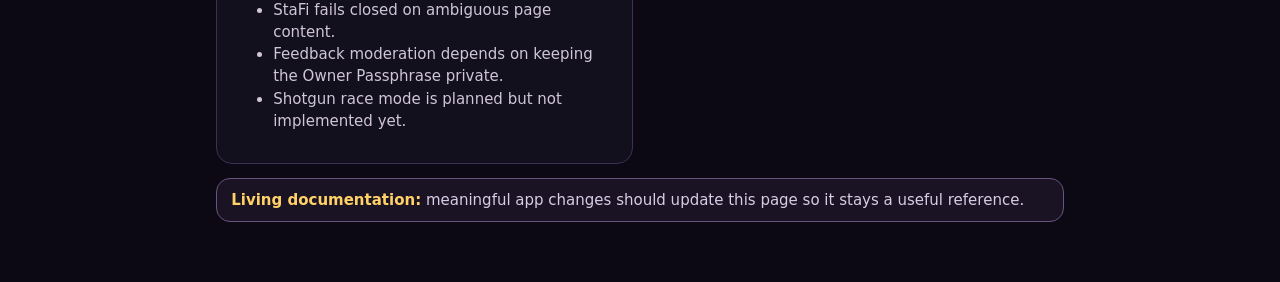
<file: instructions.html>
<!doctype html>
<html><head><meta charset="utf-8"><meta name="viewport" content="width=device-width,initial-scale=1">
<title>Instructions · Bellisseria Passport Adventures</title>
<style>
:root{--bg:#090816;--panel:#171126;--panel2:#21183a;--ink:#fff9ff;--muted:#bcb0ca;--gold:#ffd166;--pink:#ff78c8;--purple:#9d7bff;--blue:#69d8ff;--green:#63e6a5;--line:#3c3153}
*{box-sizing:border-box}body{margin:0;background:radial-gradient(circle at 10% 0,#342052 0,#171126 32%,#0c0915 75%);color:var(--ink);font:15px system-ui,-apple-system,Segoe UI,sans-serif}body:before{content:"";position:fixed;inset:0;pointer-events:none;background-image:radial-gradient(circle,#ffffff1b 1px,transparent 1px);background-size:34px 34px;opacity:.25}
header{position:sticky;top:0;z-index:10;background:#100c24ee;backdrop-filter:blur(12px);border-bottom:1px solid #4a376c;padding:14px 4vw}.top{max-width:1000px;margin:auto;display:flex;gap:16px;align-items:center;position:relative}.brand h1{margin:0;font-size:27px;background:linear-gradient(90deg,#ffe39a,#ff9bd7,#b99cff);-webkit-background-clip:text;color:transparent}.brand div{color:var(--muted);font-size:13px}
button{border:1px solid #4b3b61;border-radius:12px;background:#171121;color:var(--ink);padding:10px 12px;cursor:pointer}
main{max-width:950px;margin:auto;padding:28px 4vw 60px}.hero{background:linear-gradient(135deg,#25163a,#171121);border:1px solid #6d548d;border-radius:24px;padding:24px;box-shadow:0 16px 40px #0004}.hero h2{margin:0 0 8px;font-size:30px}.hero p{color:var(--muted);font-size:16px;line-height:1.55}.important{margin-top:16px;background:#351b2e;border:1px solid #a55c92;border-radius:15px;padding:14px 16px}.important b{color:#ffd6ef}
.grid{display:grid;grid-template-columns:1fr 1fr;gap:14px;margin-top:18px}.card{background:#151020;border:1px solid var(--line);border-radius:18px;padding:18px}.card h3{margin:0 0 8px;color:#ffe08a}.card p,.card li{color:#d0c5da;line-height:1.5}.step{display:flex;gap:13px;margin:10px 0}.num{width:30px;height:30px;border-radius:50%;display:grid;place-items:center;background:#2c2141;border:1px solid #725a94;color:#fff;font-weight:900;flex:0 0 auto}.small{font-size:12px;color:var(--muted)}.rule{margin-top:18px;background:#10101e;border:1px solid #3c3153;border-radius:18px;padding:18px}.rule strong{color:var(--green)}.arch{margin-top:26px}.archhead{background:linear-gradient(135deg,#171224,#241735);border:1px solid #5c4775;border-radius:20px;padding:20px}.archhead h2{margin:0 0 6px}.archgrid{display:grid;grid-template-columns:1fr 1fr;gap:14px;margin-top:14px}.archcard{background:#12101d;border:1px solid #3c3153;border-radius:16px;padding:16px}.archcard h3{margin:0 0 7px;color:#9ee7ff}.archcard p,.archcard li{color:#d0c5da;line-height:1.48}.flow{display:flex;gap:7px;align-items:center;flex-wrap:wrap;margin-top:10px}.flow span{background:#211831;border:1px solid #4b3b61;border-radius:999px;padding:6px 9px;font-size:12px}.flow i{color:#8e7fa0}.living{margin-top:14px;padding:12px 14px;border-radius:14px;border:1px solid #6a547e;background:#1a1324;color:#d9cde5}.living b{color:#ffd166}a{color:#9ee7ff}@media(max-width:760px){.grid,.archgrid{grid-template-columns:1fr}.top{align-items:flex-start}.brand h1{font-size:22px}}
</style><link rel="stylesheet" href="shared-nav.css?v=1"><link rel="icon" type="image/svg+xml" href="favicon.svg">
</head>
<body>
<header><div class="top"><div class="navwrap" id="nav"><button class="navbtn" title="Menu" aria-label="Menu" onclick="document.getElementById('nav').classList.toggle('open')">☰</button><div class="navmenu"><a href="index.html">🎮 Adventures</a><a href="bbb.html">📍 BBB Passport Stops</a><a href="settings.html">⚙ Settings</a><a class="here" href="instructions.html">📖 Instructions</a><a href="feedback.html">💬 Comments & Bugs</a></div></div><div class="brand"><h1><img src="passport-icon.svg" alt="" style="width:32px;height:38px;vertical-align:middle;margin-right:8px">Bellisseria Passport Adventures</h1><div>How couples and groups play independently</div></div></div></header>
<main>
<section class="hero">
<h2>📖 How to Play</h2>
<p>Pick a 3-stop BBB Passport adventure and play in the style that fits your club.</p>
<div class="important"><b>Choose a mode when you create the club:</b> 🧭 Solo, 💗 Babygirl, 👥 Group, or 💥 Shotgun (coming later). The choice is permanent for that club.</div>
</section>

<div class="grid">
<section class="card">
<h3>1. Set up your club</h3>
<div class="step"><div class="num">1</div><div>Create an account with your Second Life username and password. No email is collected and there is no password recovery.</div></div>
<div class="step"><div class="num">2</div><div>Create a club by choosing one of the four mode tiles. Shotgun is visible but disabled until that race mode is built.</div></div>
<div class="step"><div class="num">3</div><div><b>Solo:</b> 1 player, no L$. <b>Babygirl:</b> exactly 2 players, Daddy Warbucks + Babygirl, with Treasure. <b>Group:</b> 2+ players, no L$.</div></div>
<div class="step"><div class="num">4</div><div>Use the selected club's invite button for Babygirl or Group, and switch clubs anytime from Settings.</div></div>
</section>

<section class="card">
<h3>2. Pick an adventure</h3>
<p>Use <b>✨ Pick Random Adventure</b> or open <b>Potential Adventures</b> and filter by area. Adventures begin as 3-stop sets, but retired BBB stops are removed rather than replaced.</p>
<p>Starting an adventure snapshots its players and required stops. Completed runs stay unchanged; an active run is shortened automatically if one of its stops later retires.</p>
<p><b>Current Adventure</b> stays at the top and is locked by default. Each active stop keeps its photo, location, Firestorm copy button, and map marker.</p>
</section>

<section class="card">
<h3>3. Finish the adventure</h3>
<p><b>Solo:</b> complete every active stop. <b>Group:</b> the first participant to complete every active stop finishes. <b>Babygirl:</b> both passports must complete every active stop, so the mode rewards teamwork.</p>
<p><b>NEXT</b> follows the viewed player in Solo/Group; in Babygirl it points to the first active stop either partner still needs.</p>
<p>After <b>Test &amp; enable StaFi</b>, the server checks that player's private StaFi page about every 2 minutes while the club is recently active. Checks stop after about 10 inactive minutes and resume when Adventures is opened or revisited. <b>Mark stamp</b> remains available manually.</p>
</section>

<section class="card">
<h3>4. Babygirl Treasure</h3>
<p>Treasure exists only in <b>Babygirl mode</b>. The club has exactly two roles: <b>Daddy Warbucks</b> and <b>Babygirl</b>.</p>
<p>Each adventure reveals one saved random <b>20–100 L$</b> reward only after <b>both passports complete every active stop</b>. Rewards accumulate for the Babygirl toward 1,000 L$.</p>
<p><b>Daddy Warbucks</b> sends real L$ manually in Second Life, then uses <b>Mark 1,000 L$ as paid</b>. Solo and Group have no money system.</p>
</section>

<section class="card">
<h3>5. Passport progress</h3>
<p>The header shows the <b>whole live passport total</b>, not just the fixed adventure set. With StaFi connected it uses that player's private BBB summary, for example <b>1 / 390 · 389 to go</b>.</p>
<p class="small">Only confidently matched stamps from the current adventure are imported automatically. Ambiguous StaFi content never marks a stamp.</p>
</section>

<section class="card">
<h3>6. BBB Stops</h3>
<p>The BBB Stops page searches the live-aware catalog by text, area, and collected/needed status. Selecting a stop shows 6 nearby suggestions and maps <b>all 7 locations together</b>.</p>
<p>Nearby ranking prefers same-region coordinate distance, then the same broader area. It is best-effort until complete grid-wide coordinates are available.</p>
</section>
</div>

<section class="rule">
<strong>Club privacy rule:</strong> club players, adventures, stamp progress, rewards, and payment history stay inside the active club. Joining another club never merges games.
</section>

<section class="arch">
  <div class="archhead">
    <h2>🏗 App Architecture</h2>
    <div class="small">A compact reference for how Passport Adventures works.</div>
    <div class="flow"><span>GitHub Pages UI</span><i>→</i><span>Passport login</span><i>→</i><span>Private clubs</span><i>+</i><span>BBB live catalog</span></div>
  </div>

  <div class="archgrid">
    <section class="archcard">
      <h3>Front end</h3>
      <p>Static GitHub Pages using HTML, CSS, and JavaScript.</p>
      <ul>
        <li><b>Adventures:</b> active-club game board and player tabs.</li>
        <li><b>Settings:</b> account, club mode, invites, StaFi, and Babygirl Treasure.</li>
        <li><b>BBB Stops:</b> searchable catalog, nearby stops, photos, and map.</li>
        <li><b>Comments &amp; Bugs:</b> public feedback.</li>
      </ul>
    </section>

    <section class="archcard">
      <h3>Game data</h3>
      <p>The 127 adventure IDs are stable and are never reshuffled. New BBB stops can appear in the live catalog; retired stops simply fall out of future play, so an old 3-stop adventure can become 2 or 1 stop. Completed run snapshots remain unchanged.</p>
    </section>

    <section class="archcard">
      <h3>Club state & rewards</h3>
      <p>Supabase stores each club's mode, current adventure, participant snapshot, per-player stamps, and any Babygirl rewards/payments. The backend enforces each mode's player count and completion rule.</p>
    </section>

    <section class="archcard">
      <h3>Accounts & privacy</h3>
      <p>Accounts use SL username + password. Passwords are one-way hashed, sessions are revocable, and owner/admin/member roles control club access.</p>
      <p>Raw StaFi URLs stay private to their owners and never appear in club roster data. No email is collected.</p>
    </section>

    <section class="archcard">
      <h3>BBB catalog & maps</h3>
      <p>A Supabase Edge Function parses and caches the public BBB catalog, including locations and available photos. New public stops may appear as <b>BBB Live</b> without changing the fixed adventure set.</p>
      <p>The shared SL grid map uses Linden tiles with drag, zoom, Fit, and World. BBB Stops fits the selected stop plus 6 nearby markers; Current Adventure maps its active stops. Failed tiles are retried once, then shown as clean placeholders.</p>
    </section>

    <section class="archcard">
      <h3>StaFi sync</h3>
      <p>Each player's private StaFi page can be verified once, then checked server-side about every 2 minutes only for recently active clubs with a current adventure. Adventures also refreshes on open/return. Manual marking remains available.</p>
      <p><b>Passport progress counts only currently obtainable BBB stamps.</b> The score is current available minus current uncollected; retired stamps remain historical but no longer count in either the numerator or denominator.</p>
      <p>The parser supplies collected/available totals and imports only confident current-adventure matches; ambiguous content fails closed.</p>
    </section>

    <section class="archcard">
      <h3>Multiuser clubs</h3>
      <p>Club mode is immutable after creation. <b>Solo</b> = 1 player; <b>Babygirl</b> = exactly 2 players and both must finish; <b>Group</b> = 2+ players and first to 3/3 finishes. Shotgun is reserved for the future race mode. Only Babygirl has Treasure.</p>
      <p>The public BBB catalog is global/read-only; private passport progress and gameplay are isolated by user and club.</p>
    </section>

    <section class="archcard">
      <h3>Feedback</h3>
      <p><a href="feedback.html">Comments &amp; Bugs</a> stores public feedback in Supabase. Anyone may submit; only the owner can curate it with a separate private Owner Passphrase whose plaintext is not stored in public source.</p>
      <p>Never post passwords, Owner Passphrases, or private StaFi links.</p>
    </section>

    <section class="archcard">
      <h3>Current boundaries</h3>
      <ul>
        <li>No automatic Linden-dollar transfers; Babygirl payments are manual.</li>
        <li>Public BBB data and private StaFi progress are separate systems.</li>
        <li>Nearby ranking is best-effort without complete grid coordinates.</li>
        <li>StaFi fails closed on ambiguous page content.</li>
        <li>Feedback moderation depends on keeping the Owner Passphrase private.</li>
        <li>Shotgun race mode is planned but not implemented yet.</li>
      </ul>
    </section>
  </div>

  <div class="living"><b>Living documentation:</b> meaningful app changes should update this page so it stays a useful reference.</div>
</section>
</main>
<script>document.addEventListener('click',e=>{const n=document.getElementById('nav');if(n&&!n.contains(e.target))n.classList.remove('open')})</script>
</body></html>
</file>
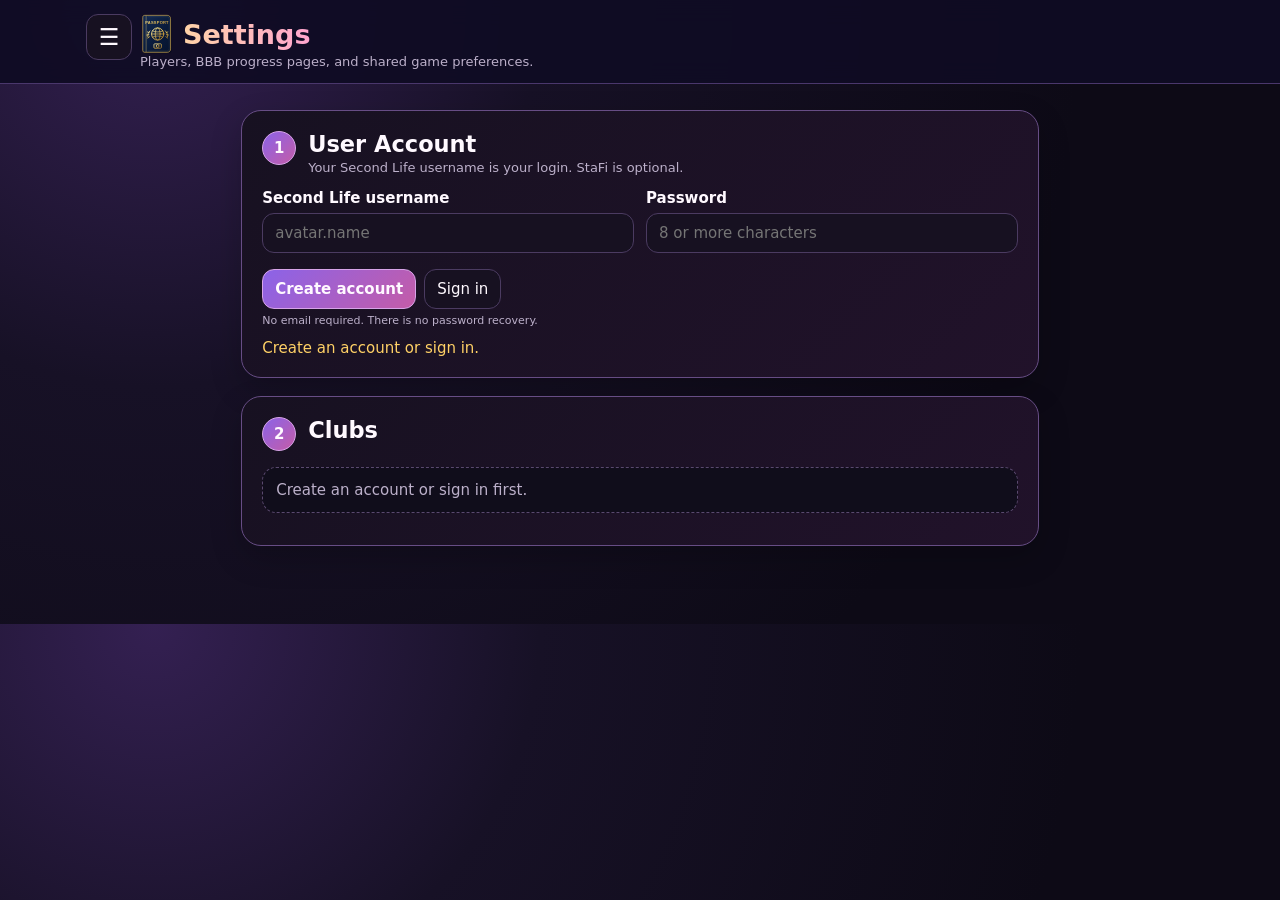
<file: settings.html>
<!doctype html>
<html>
<head>
<meta charset="utf-8"><meta name="viewport" content="width=device-width,initial-scale=1">
<title>Settings · Bellisseria Passport Adventures</title>
<style>
:root{--ink:#fff9ff;--muted:#bcb0ca;--line:#3b3152;--gold:#ffd166;--green:#63e6a5}
*{box-sizing:border-box}
body{margin:0;background:radial-gradient(circle at 12% 0%,#342052 0,#171126 30%,#0d0a16 72%);color:var(--ink);font:15px system-ui,-apple-system,Segoe UI,sans-serif}
header{position:sticky;top:0;z-index:20;background:#100c24ee;backdrop-filter:blur(12px);border-bottom:1px solid #4a376c;padding:14px 4vw}
.top{max-width:1000px;margin:auto;display:flex;gap:16px;align-items:center;position:relative}
.brand h1{margin:0;font-size:27px;background:linear-gradient(90deg,#ffe39a,#ff9bd7,#b99cff);-webkit-background-clip:text;color:transparent;display:flex;align-items:center;gap:9px}
.brand img{width:34px;height:40px}.brand div,.small{color:var(--muted);font-size:13px}
button,a.btn,input,select{border:1px solid #4b3b61;border-radius:12px;background:#171121;color:var(--ink);padding:10px 12px;font:inherit}
button,a.btn{cursor:pointer;text-decoration:none;display:inline-block}.primary{background:linear-gradient(135deg,#8b63e8,#c45ca8);border-color:#d7a4e8;font-weight:800}button:disabled{cursor:not-allowed!important;background:#302b36!important;border-color:#514b59!important;color:#8f8995!important;box-shadow:none!important;opacity:.72}button.primary:disabled{background:#302b36!important;border-color:#514b59!important;color:#8f8995!important}
main{max-width:900px;margin:auto;padding:26px 4vw 60px}.card{background:linear-gradient(135deg,#171121,#21122a);border:1px solid #674d85;border-radius:20px;padding:20px;box-shadow:0 12px 32px #0003}.card h2{margin:0 0 5px}.grid{display:grid;grid-template-columns:1fr 1fr;gap:14px;margin-top:18px}.field label{display:block;font-weight:800;margin-bottom:6px}.field input,.field select{width:100%}.actions{display:flex;gap:8px;flex-wrap:wrap;align-items:center;margin-top:16px}.note{margin-top:14px;padding:12px 14px;border:1px solid #4a3a61;border-radius:14px;background:#100d1b;color:var(--muted);font-size:12px;line-height:1.45}#status{min-height:20px;margin-top:12px;color:var(--muted)}.ok{color:var(--green)!important}.warn{color:var(--gold)!important}
.accountcard,.clubcard{margin-bottom:18px}.accountcard.signedcompact{padding:15px 18px}.accountcard.signedcompact .stepnum{width:30px;height:30px;flex-basis:30px}.accountcard.signedcompact .stepcopy .small{display:none}.accountsummary{margin-top:10px}.accountsummary>summary{padding:9px 11px;border:1px solid #443754;border-radius:12px;background:#120e20;font-weight:800;justify-content:flex-start}.accountsummary[open]>summary{border-radius:12px 12px 0 0}.accountsummarybody{padding:12px 12px 2px;border:1px solid #443754;border-top:0;border-radius:0 0 12px 12px;background:#100d1b}.accountcompactrow{display:flex;gap:10px;align-items:center;justify-content:space-between;flex-wrap:wrap;margin-top:10px}.accountidentity{display:flex;gap:8px;align-items:center;min-width:0}.accountidentity b{overflow:hidden;text-overflow:ellipsis}.stafibox{margin-top:8px;padding:10px 11px;border:1px solid #4a3a61;border-radius:11px;background:#0f0c19;font-size:12px;line-height:1.4}.stafibox.good{border-color:#37664f;color:#baf3d3}.stafibox.attn{border-color:#80672e;color:#ffe39a}.stafibox.bad{border-color:#8a4051;color:#ffb1bf}.stephead{display:flex;gap:12px;align-items:flex-start}.stepnum{flex:0 0 34px;height:34px;border-radius:50%;display:grid;place-items:center;background:linear-gradient(135deg,#8b63e8,#c45ca8);border:1px solid #d7a4e8;font-weight:900}.stepcopy h2{margin:0 0 3px}.accountgrid{display:grid;grid-template-columns:1fr 1fr;gap:12px;margin-top:14px}.accountgrid input,.accountgrid select{width:100%}.wide{grid-column:1/-1}.labelrow{display:flex;align-items:center;gap:6px}.tip{position:relative;display:inline-grid;place-items:center;width:18px;height:18px;border:1px solid #6d5a84;border-radius:50%;font-size:11px;color:#dbccec;cursor:help}.tip:hover:after,.tip:focus:after{content:attr(data-tip);position:absolute;left:22px;top:-8px;z-index:50;width:245px;padding:8px 10px;border-radius:10px;background:#090711;border:1px solid #6d5a84;color:#eee3f7;font-size:11px;font-weight:500;line-height:1.35;box-shadow:0 8px 24px #0008}.hint{margin-top:5px;color:var(--muted);font-size:11px}.clubactions{display:grid;grid-template-columns:1fr 1fr;gap:10px;margin-top:14px}.clubchoice{width:100%;text-align:left;padding:12px 14px;border:1px solid #4b3b61;border-radius:14px;background:#120e20;font-weight:850}.clubchoice.active{border-color:#c08ae1;background:linear-gradient(135deg,#281741,#251429)}.modegrid{display:grid;grid-template-columns:repeat(2,minmax(0,1fr));gap:10px;margin-top:8px}.modetile{min-height:92px;padding:13px;border:1px solid #4b3b61;border-radius:14px;background:#120e20;text-align:left;cursor:pointer}.modetile strong{display:block;font-size:14px;margin-bottom:5px}.modetile span{display:block;color:var(--muted);font-size:11px;line-height:1.35}.modetile.selected{border-color:#d19aee;background:linear-gradient(135deg,#2b1945,#2a162f);box-shadow:0 0 0 1px #d19aee55 inset}.modetile:disabled{cursor:not-allowed;background:#1a1720!important;border-color:#403a48!important;color:#77717c!important;opacity:.62}.modetile:disabled span{color:#77717c}.modefixed{margin-top:8px;padding:9px 11px;border:1px solid #443754;border-radius:12px;background:#100d1b;font-size:12px;font-weight:850}.clubpanel{margin-top:10px;padding:14px;border:1px solid #443754;border-radius:14px;background:#100d1b}.clubpanel .actions{margin-top:10px}.clubtools{margin-top:16px;padding-top:16px;border-top:1px solid var(--line)}.clubrow{display:flex;gap:8px;align-items:center;flex-wrap:wrap}.clubrow select{min-width:230px}.clubselectline{display:grid;grid-template-columns:minmax(260px,1fr) 110px;gap:10px;align-items:start;margin-top:7px}.clubselectleft{min-width:0}.clubselectleft select{width:100%}.membermini{height:74px;overflow:auto;border:1px solid #443754;border-radius:12px;background:#100d1b;padding:5px 7px}.memberminirow{font-size:10px;font-weight:800;line-height:1.25;padding:4px 2px;white-space:nowrap;overflow:hidden;text-overflow:ellipsis}.memberminirow+.memberminirow{border-top:1px solid #2d2639}.membermanage{border-top:1px solid #3d324d}.membermanage>summary{padding:8px 10px;color:var(--muted);font-size:10px;font-weight:700;cursor:pointer}.membermanagebody{display:grid;gap:6px;padding:0 7px 7px}.membermanageitem{display:flex;gap:8px;align-items:center;justify-content:space-between;padding:7px 8px;border:1px solid #3d324d;border-radius:9px;background:#120e20}.membermanageitem .actions{margin-top:0}.membermanageitem button{padding:5px 7px;border-radius:8px;font-size:10px}.treasurecard{margin-bottom:18px}.treasurebox{margin-top:14px;padding:14px;border:1px solid #5c4778;border-radius:14px;background:linear-gradient(135deg,#171020,#201226)}.treasurehead{display:flex;justify-content:space-between;gap:12px;align-items:center;flex-wrap:wrap}.treasurehead b{font-size:14px}.treasurecheck{display:flex;align-items:center;gap:7px;padding:6px 9px;border:1px solid #4b3b61;border-radius:10px;background:#120e20;font-size:12px;font-weight:800;cursor:pointer}.treasurecheck input{width:16px;height:16px;margin:0;accent-color:#b26fe4}.treasurecheck.disabled{opacity:.55;cursor:not-allowed}.treasurelock{margin-top:8px;color:var(--muted);font-size:11px}.treasuremeta{margin-top:10px;padding-top:10px;border-top:1px solid #443754}.treasurebalance{font-size:22px;font-weight:900;color:#ffe08a}.treasureroles{display:grid;grid-template-columns:1fr 1fr;gap:12px;margin-top:14px;padding:14px;border:1px solid #5c4778;border-radius:14px;background:#120e20}.treasureroles .field{min-width:0}.treasureroles .field select{width:100%}.lockedpayer{padding:10px 12px;border:1px solid #4b3b61;border-radius:12px;background:#171121;font-weight:800}.codebox{margin-top:10px;padding:11px;border:1px solid #80672e;border-radius:12px;background:#241b13;color:#ffe39a;word-break:break-all}.locked{margin-top:16px;padding:13px;border:1px dashed #5a496f;border-radius:14px;color:var(--muted);background:#100d1b}.hidden{display:none!important}
@media(max-width:700px){.grid,.accountgrid,.clubactions,.treasureroles,.modegrid{grid-template-columns:1fr}.clubselectline{grid-template-columns:minmax(0,1fr) 100px}.wide{grid-column:auto}.brand h1{font-size:22px}.tip:hover:after,.tip:focus:after{left:auto;right:-8px;top:24px;width:220px}}
</style>
<link rel="stylesheet" href="shared-nav.css?v=1">
<link rel="icon" type="image/svg+xml" href="favicon.svg">
</head>
<body>
<header>
  <div class="top">
    <div class="navwrap" id="nav"><button class="navbtn" title="Menu" aria-label="Menu" onclick="document.getElementById('nav').classList.toggle('open')">☰</button>
      <div class="navmenu"><a href="index.html">🎮 Adventures</a><a href="bbb.html">📍 BBB Passport Stops</a><a class="here" href="settings.html">⚙ Settings</a><a href="instructions.html">📖 Instructions</a><a href="feedback.html">💬 Comments & Bugs</a></div>
    </div>
    <div class="brand"><h1><img src="passport-icon.svg" alt="">Settings</h1><div>Players, BBB progress pages, and shared game preferences.</div></div>
  </div>
</header>

<main>
<section class="card accountcard" id="account-card">
  <div class="stephead">
    <div class="stepnum">1</div>
    <div class="stepcopy"><h2>User Account</h2><div class="small">Your Second Life username is your login. StaFi is optional.</div></div>
  </div>

  <div id="signed-out">
    <div class="accountgrid">
      <div class="field">
        <label>Second Life username</label>
        <input id="auth-username" maxlength="80" autocomplete="username" autocapitalize="none" spellcheck="false" placeholder="avatar.name">
      </div>
      <div class="field">
        <label>Password</label>
        <input id="auth-password" type="password" minlength="8" maxlength="128" autocomplete="current-password" placeholder="8 or more characters">
      </div>
    </div>
    <div class="actions"><button class="primary" id="create-account">Create account</button><button id="sign-in">Sign in</button></div>
    <div class="hint">No email required. There is no password recovery.</div>
  </div>

  <div id="signed-in" class="hidden">
    <div class="accountcompactrow">
      <div class="accountidentity"><b id="account-username"></b></div>
      <button id="sign-out">Sign out</button>
    </div>
    <details class="accountsummary" id="account-details">
      <summary>Account details &amp; StaFi</summary>
      <div class="accountsummarybody">
        <div class="accountgrid" style="margin-top:0">
          <div class="field">
            <label>Display name</label>
            <input id="profile-name" maxlength="60">
          </div>
          <div class="field">
            <label>Second Life username</label>
            <input id="profile-sl" maxlength="80" readonly>
          </div>
          <div class="field wide">
            <div class="labelrow"><label style="margin:0">BBB StaFi progress URL <span class="small">(optional)</span></label><span class="tip" tabindex="0" data-tip="Connect your private StaFi progress page for automatic stamp updates. Leave it blank and you can mark stamps manually.">?</span></div>
            <input id="profile-stafi" maxlength="1000" placeholder="Optional StaFi progress-page URL">
            <div class="hint" id="stafi-status">Leave blank for manual stamp tracking.</div>
            <div class="stafibox" id="stafi-box">StaFi status loading…</div>
          </div>
        </div>
        <div class="actions"><button id="save-profile">Save account</button><button class="primary" id="verify-stafi">✓ Test & enable StaFi</button></div>
      </div>
    </details>
  </div>
  <div id="account-status" class="small" style="margin-top:12px">Checking account…</div>
</section>

<section class="card clubcard" id="club-card">
  <div class="stephead">
    <div class="stepnum">2</div>
    <div class="stepcopy"><h2>Clubs</h2></div>
  </div>

  <div id="clubs-locked" class="locked">Create an account or sign in first.</div>

  <div id="clubs-signed-in" class="hidden">
    <div class="clubtools" style="margin-top:16px;padding-top:0;border-top:0">
      <div class="field">
        <div class="labelrow"><label style="margin:0">Your clubs</label><span class="tip" tabindex="0" data-tip="Choose the club you want to play or manage.">?</span></div>
        <div class="clubselectline">
          <div class="clubselectleft">
            <select id="club-select"></select>
            <div class="field" style="margin-top:8px">
              <div class="labelrow"><label style="margin:0">Game mode</label><span class="tip" tabindex="0" data-tip="A club's game mode is chosen when the club is created and cannot be changed later.">?</span></div>
              <div class="modefixed" id="club-mode-label">—</div>
              <div class="small" id="club-mode-help"></div>
            </div>
            <div class="actions" style="margin-top:8px">
              <a class="btn primary" href="index.html">Open Adventures</a>
              <button id="invite-selected-club">🔗 Invite players</button>
            </div>
            <div id="selected-invite-box" class="codebox hidden"></div>
          </div>
          <div class="membermini" id="member-list" title="Members in the selected club"></div>
        </div>
      </div>

      <div class="clubactions">
            <button class="clubchoice" id="show-create-club">✨ Create a new club</button>
            <button class="clubchoice" id="show-join-club">🔗 Join an existing club</button>
          </div>

          <div class="clubpanel hidden" id="create-club-panel">
            <div class="field"><label>Club name</label><input id="new-club-name" maxlength="80" placeholder="Our Passport Crew"></div>
            <div class="field">
              <label>Choose your game mode</label>
              <div class="modegrid" id="new-club-modes">
                <button type="button" class="modetile selected" data-mode="solo"><strong>🧭 Solo</strong><span>1 player · no L$ · complete all 3 stops yourself.</span></button>
                <button type="button" class="modetile" data-mode="babygirl"><strong>💗 Babygirl</strong><span>Exactly 2 players · Daddy Warbucks + Babygirl · teamwork + Treasure.</span></button>
                <button type="button" class="modetile" data-mode="group"><strong>👥 Group</strong><span>2+ players · no L$ · first player to 3/3 finishes.</span></button>
                <button type="button" class="modetile" data-mode="shotgun" disabled><strong>💥 Shotgun</strong><span>Race mode · coming later.</span></button>
              </div>
              <div class="small" style="margin-top:7px"><b>Choose carefully:</b> the mode is permanent for this club.</div>
            </div>
            <div class="actions"><button class="primary" id="create-club">Create club</button><span class="tip" tabindex="0" data-tip="Choose the play style for this club. Solo needs no invite; Babygirl and Group can invite other SL users.">?</span></div>
            <div id="new-club-invite-box" class="codebox hidden"></div>
          </div>

          <div class="clubpanel hidden" id="join-club-panel">
            <div class="field"><label>Invite code</label><input id="join-code" maxlength="200" placeholder="Paste invite code"></div>
            <div class="actions"><button class="primary" id="join-club">Join club</button><span class="tip" tabindex="0" data-tip="Use the invite code or link sent by the club owner. Your account can belong to more than one club.">?</span></div>
          </div>

      <div id="active-club-tools" class="hidden">
        <div id="member-manage"></div>
        <div class="actions" id="personal-club-actions"><button id="leave-club">Leave this club</button></div>
      </div>
    </div>
  </div>
  <div id="club-status" class="small" style="margin-top:12px"></div>
</section>

<section class="card treasurecard hidden" id="treasure-card">
  <div class="treasurebox" style="margin-top:0">
    <div class="treasurehead">
      <div><b>💗 Babygirl Treasure</b><div class="small" id="treasure-club-name">Selected club</div></div>
    </div>
    <div class="treasurelock" id="treasure-lock-note">Both passports must collect all 3 adventure stamps before a reward is earned.</div>

    <div id="treasure-details">
      <div class="treasureroles">
        <div class="field">
          <div class="labelrow"><label style="margin:0">Daddy Warbucks</label><span class="tip" tabindex="0" data-tip="The player who creates the Babygirl club is Daddy Warbucks and handles the Treasure payments.">?</span></div>
          <div class="lockedpayer" id="treasure-payer-name">—</div>
        </div>
        <div class="field">
          <div class="labelrow"><label style="margin:0">Babygirl</label><span class="tip" tabindex="0" data-tip="The other player receives Adventure Treasure. Both players must collect all 3 stamps before each reward is earned.">?</span></div>
          <div class="lockedpayer" id="treasure-babygirl-name">—</div>
        </div>
      </div>
      <div class="treasuremeta">
        <div class="small">Waiting to be paid</div>
        <div class="treasurebalance" id="treasure-balance">0 L$</div>
        <div class="small" id="treasure-pay-status"></div>
        <div class="actions hidden" id="treasure-pay-actions"><button class="primary" id="mark-treasure-paid">Mark 1,000 L$ as paid</button></div>
      </div>
    </div>
  </div>
</section>
</main>

<script src="club-session.js?v=9"></script>
<script>
const $=s=>document.querySelector(s);

let accountData=null,activeClubData=null,newClubMode='solo';
function setStatus(selector,message,good=false){const e=$(selector);if(!e)return;e.textContent=message;e.className=good?'ok':'warn'}
function accountStatus(message,good=false){setStatus('#account-status',message,good)}
function clubStatus(message,good=false){setStatus('#club-status',message,good)}
function html(s){return String(s??'').replace(/[&<>"']/g,c=>({'&':'&amp;','<':'&lt;','>':'&gt;','"':'&quot;',"'":'&#39;'}[c]))}
function setClubAction(mode){
 const create=mode==='create',join=mode==='join';
 $('#create-club-panel').classList.toggle('hidden',!create);
 $('#join-club-panel').classList.toggle('hidden',!join);
 $('#show-create-club').classList.toggle('active',create);
 $('#show-join-club').classList.toggle('active',join);
}
function showInvite(code,boxSelector,copyId,label){
 const link=location.origin+location.pathname+'?join='+encodeURIComponent(code),box=$(boxSelector);
 box.innerHTML='<b>'+html(label||'Club invite')+'</b><br><span class="small">'+html(link)+'</span><div class="actions"><button id="'+copyId+'">Copy invite link</button></div>';
 box.classList.remove('hidden');$('#'+copyId).onclick=()=>navigator.clipboard.writeText(link).then(()=>clubStatus('Invite link copied.',true));
}
async function loadClubTools(clubId){
 if(!clubId){$('#active-club-tools').classList.add('hidden');$('#treasure-card').classList.add('hidden');clubStatus('');return}
 activeClubData=await PassportCloud.call('load',{club_id:clubId});
 const mine=activeClubData.membership,canManage=mine.role==='owner'||mine.role==='admin';
 const players=activeClubData.players.filter(p=>p.is_active);
 const currentUserId=PassportCloud.session()?.user?.id;
 const currentPlayer=players.find(p=>p.user_id===currentUserId)||null;
 const mode=activeClubData.club.game_mode||'group',babygirl=mode==='babygirl';
 const payerPlayer=players.find(p=>p.is_payer)||null;
 const recipientPlayer=players.find(p=>p.is_beneficiary&&!p.is_payer)||null;
 const isPayer=!!(babygirl&&payerPlayer&&currentPlayer&&payerPlayer.id===currentPlayer.id);

 $('#active-club-tools').classList.remove('hidden');
 $('#club-mode-label').textContent=mode==='solo'?'🧭 Solo':mode==='babygirl'?'💗 Babygirl':'👥 Group';
 $('#club-mode-help').textContent=mode==='solo'
   ?'One player · no L$.'
   :mode==='babygirl'
     ?'Exactly two players · Daddy Warbucks + Babygirl · both passports must reach 3/3 before Treasure is earned.'
     :'Two or more players · first participant to 3/3 completes the adventure · no L$.';

 const canInvite=canManage&&(mode==='group'||(mode==='babygirl'&&players.length<2));
 $('#invite-selected-club').classList.toggle('hidden',!canInvite);
 $('#invite-selected-club').textContent=mode==='babygirl'?'💗 Invite Babygirl':'🔗 Invite players';
 $('#invite-selected-club').title=mode==='babygirl'?'Invite the second SL user to this Babygirl club.':'Invite another Second Life user to '+activeClubData.club.name;
 $('#personal-club-actions').classList.toggle('hidden',mine.role==='owner');

 const activeMembers=players.filter(p=>p.user_id).map(p=>{
   const member=activeClubData.members.find(m=>m.user_id===p.user_id);
   return {player:p,role:member?.role||'member'};
 });
 const manageable=activeMembers.filter(x=>x.player.user_id!==currentUserId&&x.role!=='owner');
 $('#member-list').innerHTML=activeMembers.map(x=>'<div class="memberminirow">'+html(x.player.sl_username||x.player.display_name)+'</div>').join('')||'<div class="memberminirow">—</div>';
 let manageHtml='';
 if(canManage&&manageable.length){
   manageHtml='<details class="membermanage"><summary>Manage members</summary><div class="membermanagebody">'+manageable.map(x=>{
     const p=x.player,role=x.role;
     let actions='';
     if(mine.role==='owner')actions+='<button onclick="setMemberRole(\''+p.user_id+'\',\''+(role==='admin'?'member':'admin')+'\')">'+(role==='admin'?'Make member':'Make admin')+'</button>';
     if(mine.role==='owner'||role==='member')actions+='<button onclick="removeMember(\''+p.user_id+'\')">Remove</button>';
     return '<div class="membermanageitem"><span><b>'+html(p.sl_username||p.display_name)+'</b> <span class="small">· '+html(role)+'</span></span><div class="actions">'+actions+'</div></div>';
   }).join('')+'</div></details>';
 }
 $('#member-manage').innerHTML=manageHtml;

 $('#treasure-card').classList.toggle('hidden',!babygirl);
 if(babygirl){
   $('#treasure-club-name').textContent=activeClubData.club.name;
   $('#treasure-lock-note').textContent=players.length<2
     ?'Invite your Babygirl to start. Treasure is earned only after both passports collect all 3 adventure stamps.'
     :'Teamwork rule: both passports must collect all 3 adventure stamps before the reward is earned.';
   $('#treasure-payer-name').textContent=(payerPlayer?.sl_username||payerPlayer?.display_name||'Daddy Warbucks not set')+' 🔒';
   $('#treasure-babygirl-name').textContent=recipientPlayer?(recipientPlayer.sl_username||recipientPlayer.display_name):'Waiting for second player';

   const balance=(activeClubData.rewards||[]).filter(r=>!recipientPlayer||r.beneficiary_player_id===recipientPlayer.id).reduce((sum,r)=>sum+Math.max(0,Number(r.amount||0)-Math.max(0,Number(r.paid_amount||0))),0);
   $('#treasure-balance').textContent=balance+' L$';
   $('#treasure-pay-status').textContent=!recipientPlayer?'Invite the second player before Treasure can be earned.':balance>=1000?Math.floor(balance/1000)+' × 1,000 L$ payment'+(Math.floor(balance/1000)===1?'':'s')+' ready.':(1000-balance)+' L$ until the next payment.';
   const payActions=$('#treasure-pay-actions'),payButton=$('#mark-treasure-paid');
   payActions.classList.toggle('hidden',!isPayer);
   payButton.disabled=!(recipientPlayer&&balance>=1000);
   payButton.title=payButton.disabled?'This unlocks when at least 1,000 L$ is waiting to be paid.':'Record one 1,000 L$ payment after you send it in Second Life.';
 }
 const label=mode==='solo'?'Solo':mode==='babygirl'?'Babygirl':'Group';
 clubStatus(activeClubData.club.name+' · '+label+' mode · '+players.length+' active player'+(players.length===1?'':'s'),true);
}
function stafiErrorText(code){
 const map={
   invalid_stafi_url:'The saved StaFi URL is not the private BBB YourStamps link.',
   stafi_redirect_failed:'StaFi redirected unexpectedly.',
   stafi_redirect_blocked:'StaFi redirected outside the allowed BBB site.',
   stafi_page_too_large:'The StaFi page response was unexpectedly large.',
   stafi_too_many_redirects:'StaFi redirected too many times.',
   linked_player_required:'Your account is not linked to an active player in this club.',
   stafi_unavailable:'The StaFi page could not be reached.'
 };
 if(/^stafi_http_\d{3}$/.test(code||''))return 'The StaFi page returned HTTP '+String(code).split('_').pop()+'.';
 return map[code]||code||'Unknown StaFi error.';
}
async function loadAccount(){
 const session=PassportCloud.session(),signed=!!session?.user;
 $('#signed-out').classList.toggle('hidden',signed);$('#signed-in').classList.toggle('hidden',!signed);$('#clubs-locked').classList.toggle('hidden',signed);$('#clubs-signed-in').classList.toggle('hidden',!signed);$('#account-card').classList.toggle('signedcompact',signed);
 if(!signed){$('#treasure-card').classList.add('hidden');accountStatus('Create an account or sign in.');clubStatus('');return}
 $('#account-username').textContent=session.user.sl_username||'Signed in';
 accountStatus('Account ready.',true);
 accountData=await PassportCloud.call('list');
 $('#profile-name').value=accountData.profile?.display_name||'';$('#profile-sl').value=accountData.profile?.sl_username||'';$('#profile-stafi').value=accountData.private_settings?.stafi_url||'';
 const ss=accountData.private_settings||{},sync=$('#stafi-status'),box=$('#stafi-box');
 box.className='stafibox';
 if(!ss.stafi_url){
   sync.textContent='Leave blank for manual stamp tracking.';
   box.textContent='○ StaFi not connected. Manual stamp tracking is active.';
 }else if(ss.stafi_sync_enabled&&ss.stafi_last_success_at){
   const when=new Date(ss.stafi_last_success_at).toLocaleString(),count=Number(ss.stafi_last_stamp_count),total=Number(accountData.passport_total||ss.stafi_available_count),hasTotals=Number.isFinite(count)&&count>=0&&Number.isFinite(total)&&total>0;
   sync.textContent='Automatic StaFi sync is enabled.';
   box.classList.add('good');box.textContent='✓ StaFi connected'+(hasTotals?' · '+count+' / '+total+' passport stamps':'')+' · last successful check '+when;
 }else if(ss.stafi_last_error){
   sync.textContent='StaFi needs attention.';
   box.classList.add('bad');box.textContent='⚠ '+stafiErrorText(ss.stafi_last_error)+(ss.stafi_last_sync_at?' · last attempt '+new Date(ss.stafi_last_sync_at).toLocaleString():'');
 }else{
   sync.textContent='URL saved, but automatic sync is not enabled yet.';
   box.classList.add('attn');box.textContent='! StaFi URL saved — click “Test & enable StaFi” to verify it and turn automatic sync on.';
 }
 const select=$('#club-select'),remembered=PassportCloud.activeClub();
 select.innerHTML=accountData.clubs.length?accountData.clubs.map(c=>'<option value="'+c.id+'">'+html(c.name)+' · '+html(c.role)+'</option>').join(''):'<option value="">No clubs yet</option>';
 const active=accountData.clubs.some(c=>c.id===remembered)?remembered:(accountData.clubs[0]?.id||'');select.value=active;PassportCloud.setActiveClub(active);
 setClubAction(null);
 $('#selected-invite-box').classList.add('hidden');
 $('#new-club-invite-box').classList.add('hidden');
 await loadClubTools(active);
 const pending=new URLSearchParams(location.search).get('join')||localStorage.getItem('bbb-pending-join')||'';
 if(pending){$('#join-code').value=pending;setClubAction('join');clubStatus('Invite ready — choose Join club.');}
}
async function createClub(){
 const name=$('#new-club-name').value.trim(),game_mode=newClubMode;if(!name)return clubStatus('Enter a club name.');
 const out=await PassportCloud.call('create',{name,game_mode});PassportCloud.setActiveClub(out.club.id);await loadAccount();setClubAction('create');
 if(out.join_code)showInvite(out.join_code,'#new-club-invite-box','copy-new-club-invite',(game_mode==='babygirl'?'Invite your Babygirl to ':'Invite players to ')+out.club.name);
 else $('#new-club-invite-box').classList.add('hidden');
 clubStatus(game_mode==='solo'?'Solo club created — ready to adventure.':'Club created. Its invite link is ready below.',true);
}
async function joinClub(){
 const code=$('#join-code').value.trim()||new URLSearchParams(location.search).get('join')||'';if(!code)return clubStatus('Paste an invite code.');
 const out=await PassportCloud.call('join',{join_code:code});PassportCloud.setActiveClub(out.club_id);localStorage.removeItem('bbb-pending-join');history.replaceState(null,'',location.pathname);await loadAccount();setClubAction(null);clubStatus('Joined '+out.club_name+'.',true);
}
async function verifyStaFi(){
 const clubId=PassportCloud.activeClub();if(!clubId)return accountStatus('Create or join a club first.');
 await PassportCloud.call('update_profile',{display_name:$('#profile-name').value,sl_username:$('#profile-sl').value,stafi_url:$('#profile-stafi').value});
 const out=await PassportCloud.call('verify_stafi',{club_id:clubId});await loadAccount();$('#account-details').open=true;accountStatus(out.verified?'✓ StaFi verified. Automatic stamp sync is enabled.':'StaFi test failed: '+stafiErrorText(out.error||'stafi_unavailable'),out.verified);
}
async function markTreasurePaid(){
 const recipient=activeClubData.players.find(p=>p.is_active&&p.is_beneficiary&&!p.is_payer);
 if(!recipient)return clubStatus('Choose a Paid to player first.');
 if(!confirm('Record ONE 1,000 L$ payment to '+recipient.display_name+' as paid?\n\nOnly do this after you actually send the L$ in Second Life.'))return;
 const out=await PassportCloud.call('mark_paid',{club_id:PassportCloud.activeClub()});
 await loadClubTools(PassportCloud.activeClub());
 clubStatus('✓ 1,000 L$ recorded as paid. '+out.remaining_balance+' L$ remains.',true);
}
async function setMemberRole(userId,role){await PassportCloud.call('set_member_role',{club_id:PassportCloud.activeClub(),user_id:userId,role});await loadClubTools(PassportCloud.activeClub());clubStatus('Club role updated.',true)}
async function removeMember(userId){const player=activeClubData.players.find(p=>p.user_id===userId),name=player&&player.display_name||'this player';if(!confirm('Remove '+name+'\'s account from this club? Their past adventure and stamp history will be preserved.'))return;await PassportCloud.call('remove_member',{club_id:PassportCloud.activeClub(),user_id:userId});await loadClubTools(PassportCloud.activeClub());clubStatus('Account removed; past player history was preserved.',true)}
async function leaveClub(){if(!confirm('Leave this club? Your past player history will be preserved.'))return;await PassportCloud.call('leave_club',{club_id:PassportCloud.activeClub()});PassportCloud.setActiveClub('');await loadAccount();clubStatus('You left the club.',true)}

function authMessage(error){return error==='invalid_login'?'SL username or password is incorrect.':error==='username_unavailable'?'That SL username already has an account. Sign in instead.':error==='password_length'?'Use a password with at least 8 characters.':error==='invalid_sl_username'?'Enter your actual Second Life username, such as avatar.name.':error==='too_many_attempts'?'Too many attempts. Wait a little while and try again.':'Account service unavailable. Please try again.'}
async function accountAuth(kind){
 const username=$('#auth-username').value.trim(),password=$('#auth-password').value;
 if(!username)return accountStatus('Enter your Second Life username.');if(password.length<8)return accountStatus('Use a password with at least 8 characters.');
 localStorage.setItem('bbb-pending-join',new URLSearchParams(location.search).get('join')||'');
 try{if(kind==='register')await PassportCloud.register(username,password,username);else await PassportCloud.signIn(username,password);$('#auth-password').value='';await loadAccount();accountStatus(kind==='register'?'Account created. Create a club or join with an invite.':'Signed in.',true)}catch(e){accountStatus(authMessage(e.message))}
}
$('#sign-in').onclick=()=>accountAuth('login');
$('#create-account').onclick=()=>accountAuth('register');
$('#sign-out').onclick=()=>PassportCloud.signOut();
$('#save-profile').onclick=async()=>{try{const hasStaFi=!!$('#profile-stafi').value.trim();await PassportCloud.call('update_profile',{display_name:$('#profile-name').value,sl_username:$('#profile-sl').value,stafi_url:$('#profile-stafi').value});await loadAccount();$('#account-details').open=true;accountStatus(hasStaFi?'Saved. If StaFi says “needs test,” click Test & enable StaFi.':'Profile saved. Manual stamp tracking is active.',true)}catch(e){accountStatus(e.message)}};
$('#verify-stafi').onclick=()=>verifyStaFi().catch(e=>accountStatus(e.message==='invalid_stafi_url'?'Use the private thebbbbug.com/UTILS/YourStamps.php?Ref=… link supplied by the StaFi HUD.':e.message));
$('#club-select').onchange=async e=>{
 setClubAction(null);
 $('#selected-invite-box').classList.add('hidden');
 $('#new-club-invite-box').classList.add('hidden');
 const chosen=e.target.value;
 PassportCloud.setActiveClub(chosen);
 try{await loadClubTools(chosen)}catch(err){clubStatus('Could not load that club. Please try again.')}
};
$('#show-create-club').onclick=()=>{
 const opening=$('#create-club-panel').classList.contains('hidden');
 setClubAction(opening?'create':null);
 if(opening){
   $('#selected-invite-box').classList.add('hidden');$('#new-club-invite-box').classList.add('hidden');
   newClubMode='solo';
   document.querySelectorAll('#new-club-modes .modetile').forEach(tile=>tile.classList.toggle('selected',tile.dataset.mode==='solo'));
 }
};
$('#show-join-club').onclick=()=>{
 const opening=$('#join-club-panel').classList.contains('hidden');
 setClubAction(opening?'join':null);
 if(opening){$('#selected-invite-box').classList.add('hidden');$('#new-club-invite-box').classList.add('hidden')}
};
document.querySelectorAll('#new-club-modes .modetile:not(:disabled)').forEach(btn=>btn.onclick=()=>{
 newClubMode=btn.dataset.mode||'solo';
 document.querySelectorAll('#new-club-modes .modetile').forEach(tile=>tile.classList.toggle('selected',tile===btn));
 $('#new-club-invite-box').classList.add('hidden');
});
$('#create-club').onclick=()=>createClub().catch(e=>clubStatus(e.message));
$('#join-club').onclick=()=>joinClub().catch(e=>clubStatus(e.message==='join_code_not_found'?'That invite code was not found.':e.message==='join_rate_limited'?'Too many invite attempts. Wait about 10 minutes, then try again.':e.message==='solo_club_no_invites'?'Solo clubs do not accept other players.':e.message==='babygirl_full'?'That Babygirl club already has its two players.':e.message));
$('#invite-selected-club').onclick=async()=>{try{
 setClubAction(null);
 $('#new-club-invite-box').classList.add('hidden');
 const out=await PassportCloud.call('rotate_invite',{club_id:PassportCloud.activeClub()});
 const label=activeClubData.club.game_mode==='babygirl'?'Invite your Babygirl to ':'Invite players to ';
 showInvite(out.join_code,'#selected-invite-box','copy-selected-club-invite',label+activeClubData.club.name);
 clubStatus('Invite ready for '+activeClubData.club.name+'. Older invite links no longer work.',true)
}catch(e){clubStatus(e.message==='babygirl_full'?'Babygirl mode is full — exactly two players.':e.message==='solo_club_no_invites'?'Solo mode does not use invites.':e.message)}};
$('#mark-treasure-paid').onclick=()=>markTreasurePaid().catch(e=>clubStatus(e.message==='threshold_not_met'?'The Treasure balance is below 1,000 L$.':e.message==='payer_required'?'Only the locked Daddy Warbucks can record the payment.':e.message));
$('#leave-club').onclick=()=>leaveClub().catch(e=>clubStatus(e.message==='owner_cannot_leave'?'The owner must transfer or remove the club before leaving.':e.message));
PassportCloud.ready().then(()=>loadAccount()).catch(e=>accountStatus('Account service: '+e.message));
</script>
</body>
</html>
</file>
<file: shared-nav.css>
.navbtn {
  width: 46px;
  height: 46px;
  padding: 4px;
  display: grid;
  place-items: center;
  font: inherit;
  font-size: 23px;
  font-weight: 900;
  line-height: 1;
}

.navwrap {
  position: absolute;
  right: 100%;
  top: 0;
  margin-right: 8px;
  z-index: 31;
}

.navmenu {
  display: none;
  position: absolute;
  left: 0;
  top: 44px;
  min-width: 230px;
  padding: 8px;
  background: #171121;
  border: 1px solid #5c4775;
  border-radius: 14px;
  box-shadow: 0 16px 36px #0008;
}

.navwrap.open .navmenu {
  display: block;
}

.navmenu a {
  display: block;
  padding: 10px 12px;
  color: var(--ink);
  text-decoration: none;
  border-radius: 10px;
}

.navmenu a:hover {
  background: #2a1e3d;
}

.navmenu .here {
  color: var(--gold);
}

/* Move the button into the header before the left gutter becomes too narrow. */
@media (max-width: 1120px) {
  .navwrap {
    position: relative;
    right: auto;
    top: auto;
    flex: 0 0 46px;
    margin: 0;
  }
}

/* Match the proven Comments-page stacked mobile header. */
@media (max-width: 760px) {
  .top,
  .headrow {
    display: block;
  }

  .navwrap {
    margin: 0 0 8px;
  }
}
</file>
